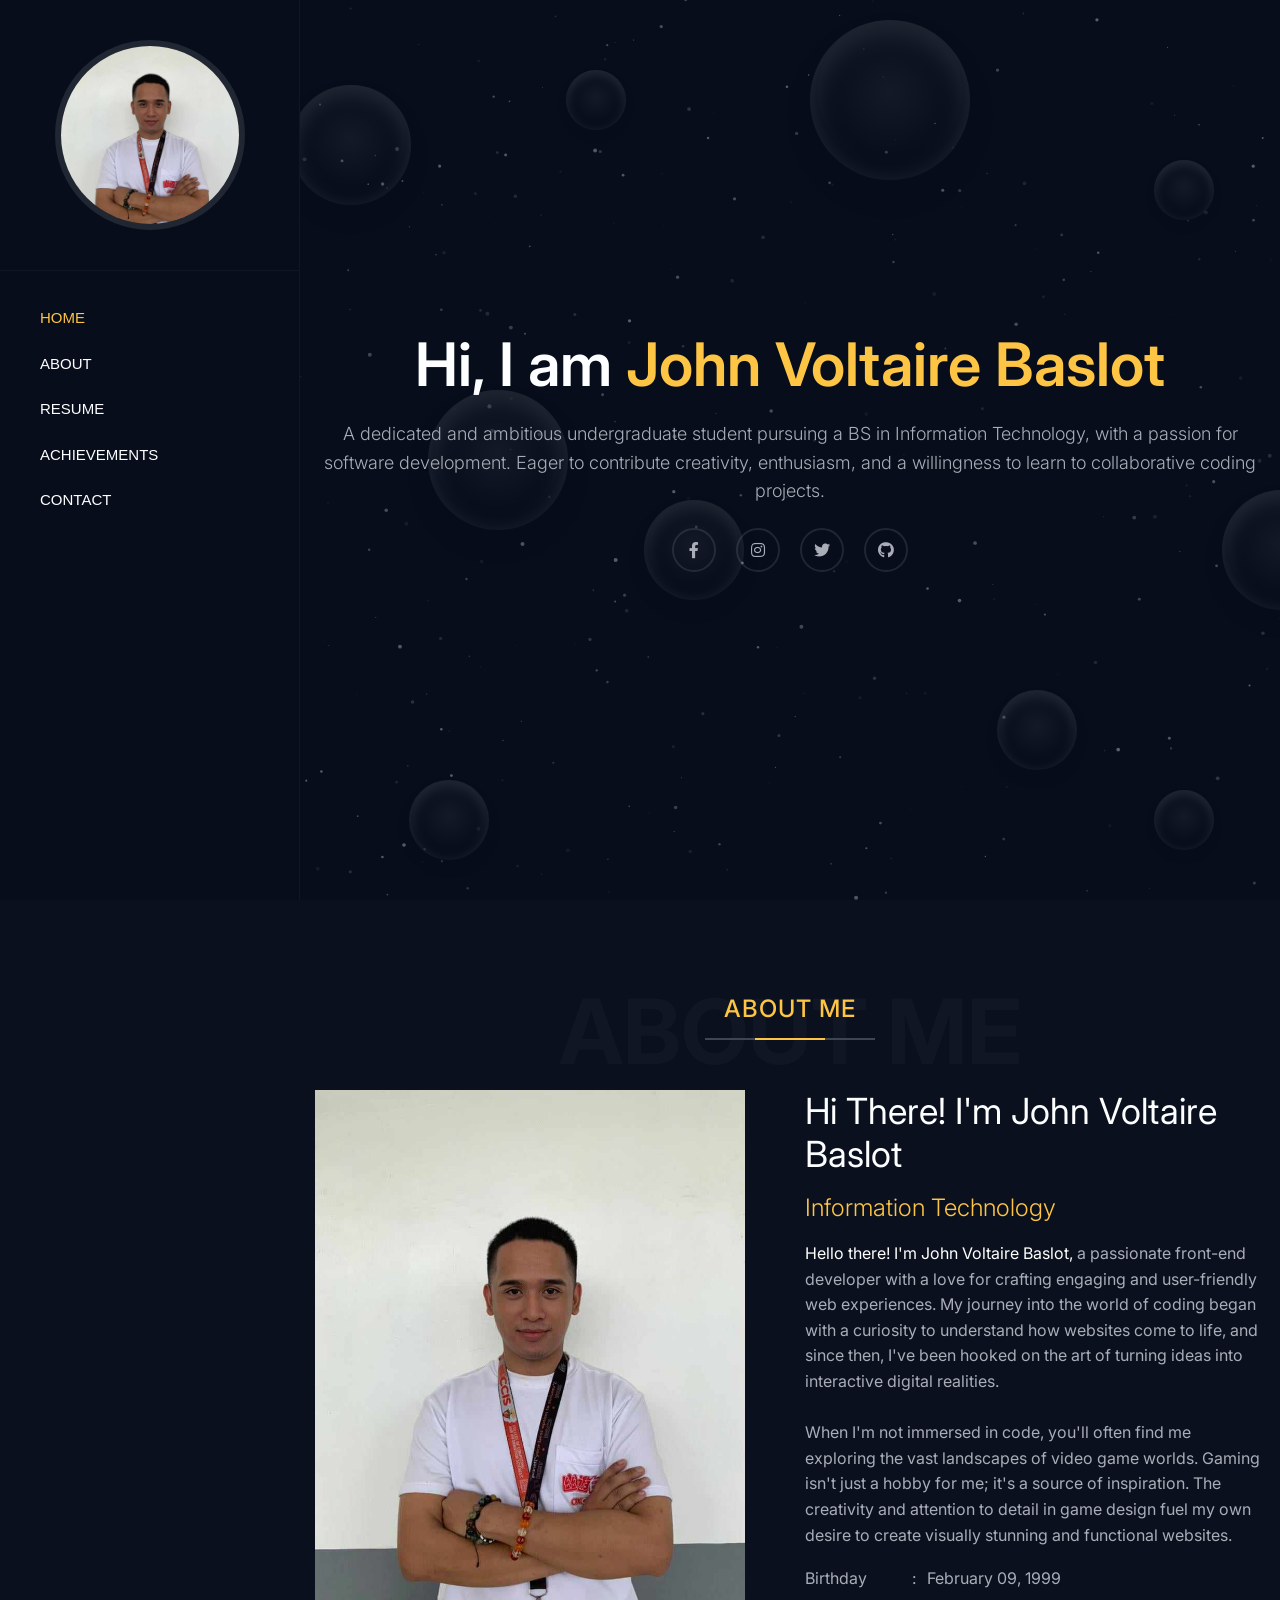
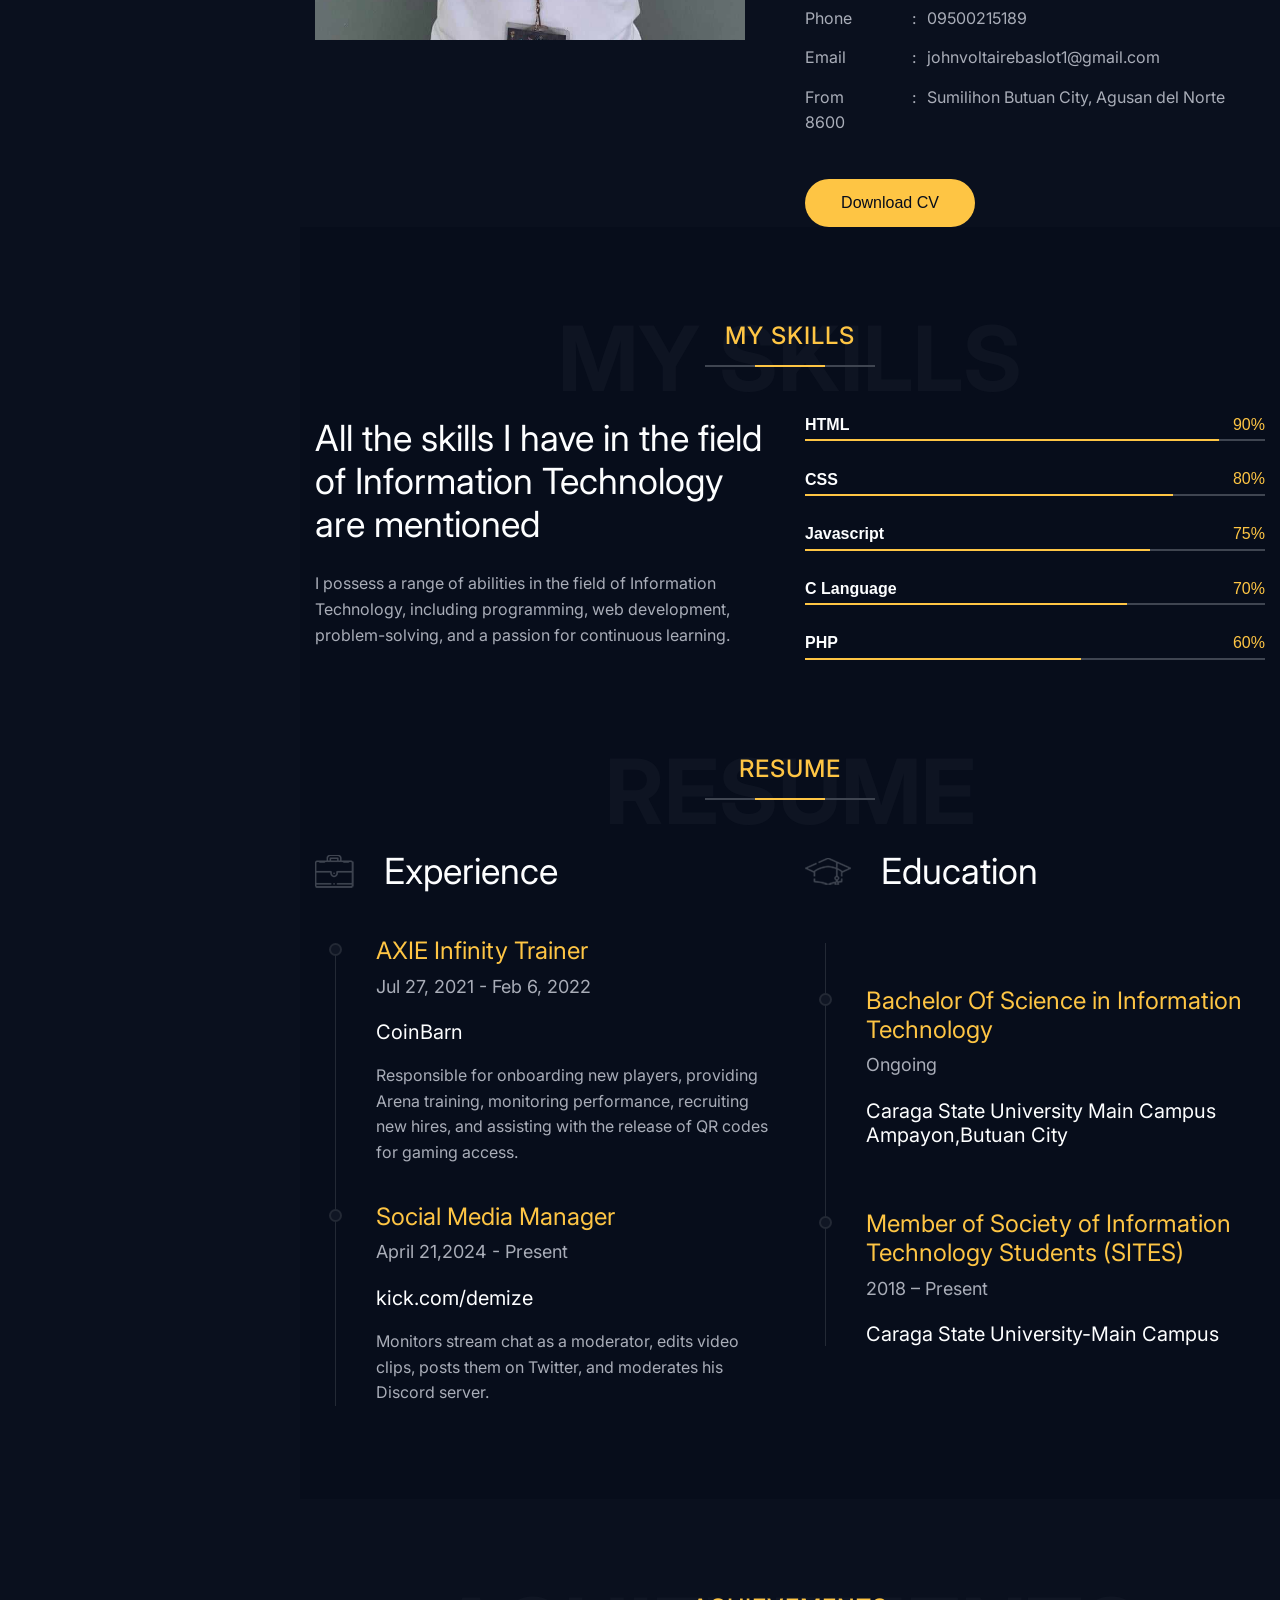
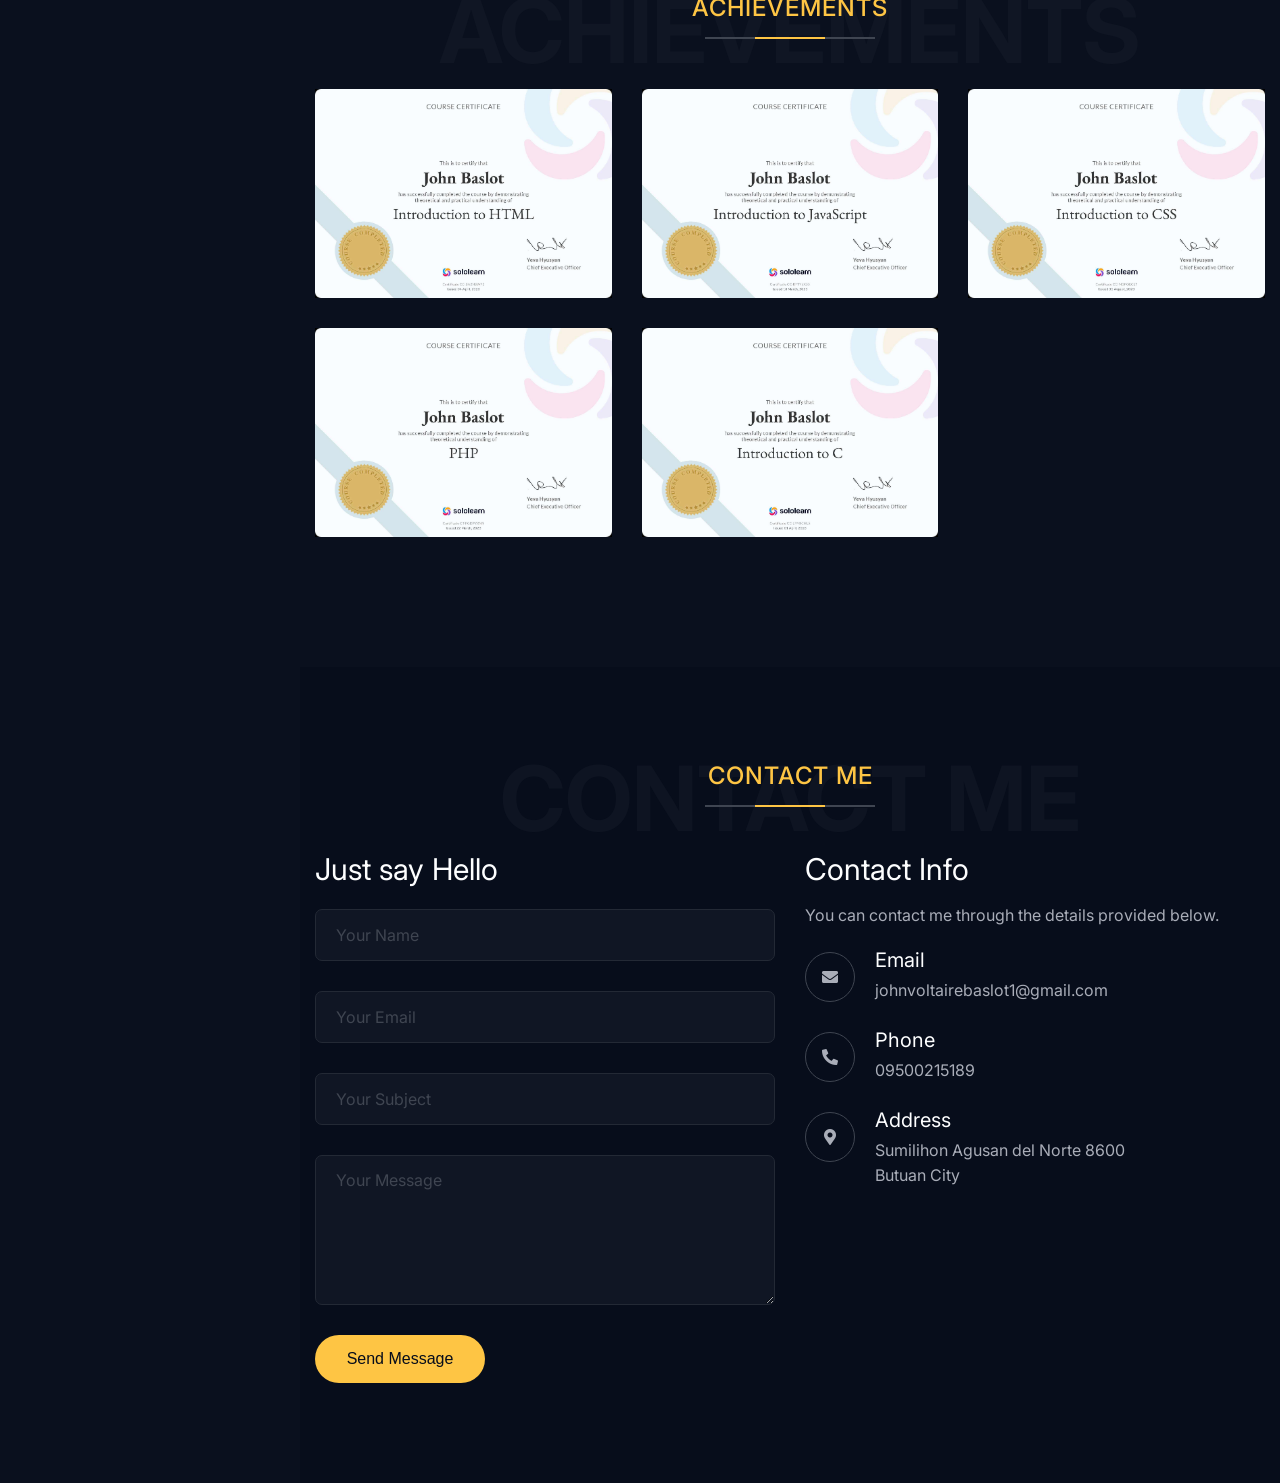
<file: index.html>
<!DOCTYPE html>
<html class="no-js" lang="en">

<head>
  <!-- Meta Tags -->
  <meta charset="utf-8">
  <meta http-equiv="x-ua-compatible" content="ie=edge">
  <meta name="viewport" content="width=device-width, initial-scale=1">
  <meta name="author" content="Laralink">
  <!-- Page Title -->
  <title>John Voltaire Baslot</title>
  <!-- Favicon Icon -->
  <!-- Stylesheets -->
  <link rel="stylesheet" href="assets/css/bootstrap.min.css" />
  <link rel="stylesheet" href="assets/css/fontawesome.css" />
  <link rel="stylesheet" href="assets/css/slick.css" />
  <link rel="stylesheet" href="assets/css/lightgallery.min.css" />
  <link rel="stylesheet" href="assets/css/animate.css" />
  <link rel="stylesheet" href="assets/css/style.css" />
</head>

<body id="home" class="st-get-sidebar">
  <!-- Start Header Section -->
  <header class="st-site-header st-style2 st-sticky-header">
    <div class="st-main-header">
      <div class="container">
        <div class="st-main-header-in">
          <div class="st-main-header-left">
            <div class="st-header-author"><img src="assets/img/baslot.jpg" alt=""></div>
          </div>
          <div class="st-main-header-right">
            <div class="st-nav">
              <ul class="st-nav-list st-onepage-nav">
                <li><a href="#home" class="st-smooth-move">Home</a></li>
                <li><a href="#about" class="st-smooth-move">About</a></li>
                <li><a href="#resume" class="st-smooth-move">Resume</a></li>
                <li><a href="#achievementS" class="st-smooth-move">AchievementS</a></li>
                <li><a href="#contact" class="st-smooth-move">Contact</a></li>
              </ul>

            </div>
          </div>
        </div>
      </div>
    </div>
  </header>
  <!-- End Header Section -->

  <!-- Start Hero Seciton -->
  <section class="st-hero st-style2">
    <div class="container">
      <div class="st-hero-text">
        <h1>Hi, I am <span>John Voltaire Baslot</span></h1>
        <p>A dedicated and ambitious undergraduate student pursuing a BS in Information Technology, with a passion for software development. Eager to contribute creativity, enthusiasm, and a willingness to learn to collaborative coding projects.</p>
        <div class="st-hero-social-links">
          <a href="https://www.facebook.com/khenjohn87" class="st-social-btn">
            <i class="fab fa-facebook-f"></i>
          </a>
           <a href="https://www.instagram.com/aintgvnsht_/" class="st-social-btn">
            <i class="fab fa-instagram"></i>
          </a>
          <a href="https://x.com/Voltaire091999" class="st-social-btn">
            <i class="fab fa-twitter"></i>
          </a>
          <a href="https://github.com/JVBaslot" class="st-social-btn">
            <i class="fab fa-github"></i>
          </a>
        </div>
      </div>
    </div>
    <div id="background-wrap">
      <div class="bubble x1"></div>
      <div class="bubble x2"></div>
      <div class="bubble x3"></div>
      <div class="bubble x4"></div>
      <div class="bubble x5"></div>
      <div class="bubble x6"></div>
      <div class="bubble x7"></div>
      <div class="bubble x8"></div>
      <div class="bubble x9"></div>
      <div class="bubble x10"></div>
    </div>
    <div id="particles-js"></div>
  </section>
  <!-- End Hero Seciton -->

  <!-- Start About Seciton -->
  <section id="about" class="st-about-wrap">
    <div class="st-height-b100 st-height-lg-b80"></div>
    <div class="container">
      <div class="st-section-heading st-style1">
        <h4 class="st-section-heading-title">ABOUT ME</h4>
        <h2 class="st-section-heading-subtitle">ABOUT ME</h2>
      </div>
      <div class="st-height-b25 st-height-lg-b25"></div>
    </div>
    <div class="container">
      <div class="row">
        <div class="col-lg-6 wow fadeInLeft">
          <div class="st-about-img-wrap">
            <div class="st-about-img st-dynamic-bg st-bg" data-src="assets/img/baslot.jpg"></div>
          </div>
          <div class="st-height-b0 st-height-lg-b30"></div>
        </div>
        <div class="col-lg-6">
          <div class="st-vertical-middle">
            <div class="st-vertical-middle-in">
              <div class="st-text-block st-style1">
                <h2 class="st-text-block-title">Hi There! I'm John Voltaire Baslot</h2>
                <h4 class="st-text-block-subtitle">Information Technology</h4>
                <div class="st-text-block-text">
                  <p><voltaire style="color: white;" >Hello there! I'm John Voltaire Baslot,</voltaire> a passionate front-end developer with a love for crafting engaging and user-friendly web experiences. My journey into the world of coding began with a curiosity to understand how websites come to life, and since then, I've been hooked on the art of turning ideas into interactive digital realities.<br><br>
When I'm not immersed in code, you'll often find me exploring the vast landscapes of video game worlds. Gaming isn't just a hobby for me; it's a source of inspiration. The creativity and attention to detail in game design fuel my own desire to create visually stunning and functional websites.</p>
                </div>
                <ul class="st-text-block-details st-mp0">
                  <li><span>Birthday</span> : <span>February 09, 1999</span></li>
                  <li><span>Phone</span> : <span>09500215189</span></li>
                  <li><span>Email</span> : <span>johnvoltairebaslot1@gmail.com</span></li>
                  <li><span>From</span> : <span>Sumilihon Butuan City, Agusan del Norte 8600</span></li>
                </ul>
                <div class="st-text-block-btn">
                 <a href="https://drive.google.com/uc?export=download&id=1cGBgOx_hUeIvAduwWB5CqvG87N5JP_-c" class="st-btn st-style1 st-color1">Download CV</a>

                </div>
              </div>
            </div>
          </div>
        </div>
      </div>
    </div>
  </section>

  <!-- End Service Seciton -->

  <!-- Start Skill Seciton -->
  <section class="st-dark-bg">
    <div class="st-height-b100 st-height-lg-b80"></div>
    <div class="container">
      <div class="st-section-heading st-style1">
        <h4 class="st-section-heading-title">MY SKILLS</h4>
        <h2 class="st-section-heading-subtitle">MY SKILLS</h2>
      </div>
      <div class="st-height-b25 st-height-lg-b25"></div>
    </div>

    <div class="container">
      <div class="row">
        <div class="col-lg-6">
          <div class="st-skill-wrap">
            <div class="st-skill-heading">
              <h2 class="st-skill-title">All the skills I have in the field of Information Technology are mentioned</h2>
              <div class="st-skill-subtitle">I possess a range of abilities in the field of Information Technology, including programming, web development, problem-solving, and a passion for continuous learning.
              </div>
            </div><!-- .st-skill-heading -->
          </div>
        </div>

        <!-- Progressbar -->

        <div class="col-lg-6">
          <div class="st-height-b0 st-height-lg-b30"></div>
          <div class="st-progressbar-wrap">
            <div class="st-single-progressbar">
              <div class="st-progressbar-heading">
                <h3 class="st-progressbar-title">HTML</h3>
                <div class="st-progressbar-percentage wow fadeInLeft" data-wow-duration="1.5s"
                    data-wow-delay="0.5s">90%</div>
              </div>
              <div class="st-progressbar" data-progress="90">
                <div class="st-progressbar-in wow fadeInLeft"></div>
              </div>
            </div><!-- .st-single-progressbar -->
            <div class="st-height-b30 st-height-lg-b20"></div>
            <div class="st-single-progressbar">
              <div class="st-progressbar-heading">
                <h3 class="st-progressbar-title">CSS</h3>
                <div class="st-progressbar-percentage wow fadeInLeft" data-wow-duration="1.5s"
                    data-wow-delay="0.5s">80%</div>
              </div>
              <div class="st-progressbar" data-progress="80">
                <div class="st-progressbar-in wow fadeInLeft"></div>
              </div>
            </div><!-- .st-single-progressbar -->
            <div class="st-height-b30 st-height-lg-b20"></div>
            <div class="st-single-progressbar">
              <div class="st-progressbar-heading">
                <h3 class="st-progressbar-title">Javascript</h3>
                <div class="st-progressbar-percentage wow fadeInLeft" data-wow-duration="1.5s"
                    data-wow-delay="0.5s">75%</div>
              </div>
              <div class="st-progressbar" data-progress="75">
                <div class="st-progressbar-in wow fadeInLeft"></div>
              </div>
            </div><!-- .st-single-progressbar -->


            <div class="st-height-b30 st-height-lg-b20"></div>
            <div class="st-single-progressbar">
              <div class="st-progressbar-heading">
                <h3 class="st-progressbar-title">C Language</h3>
                <div class="st-progressbar-percentage wow fadeInLeft" data-wow-duration="1.5s"
                    data-wow-delay="0.5s">70%</div>
              </div>
              <div class="st-progressbar" data-progress="70">
                <div class="st-progressbar-in wow fadeInLeft"></div>
              </div>
            </div><!-- .st-single-progressbar -->

            <div class="st-height-b30 st-height-lg-b20"></div>
            <div class="st-single-progressbar">
              <div class="st-progressbar-heading">
                <h3 class="st-progressbar-title">PHP</h3>
                <div class="st-progressbar-percentage wow fadeInLeft" data-wow-duration="1.5s"
                    data-wow-delay="0.5s">60%</div>
              </div>
              <div class="st-progressbar" data-progress="60">
                <div class="st-progressbar-in wow fadeInLeft"></div>


          </div>
        </div>
      </div>
    </div>
  </section>
  <!-- End Skill Seciton -->

  <!-- Start Resume Seciton -->
  <section id="resume" class="st-dark-bg">
    <div class="st-height-b100 st-height-lg-b80"></div>
    <div class="container">
      <div class="st-section-heading st-style1">
        <h4 class="st-section-heading-title">RESUME</h4>
        <h2 class="st-section-heading-subtitle">RESUME</h2>
      </div>
      <div class="st-height-b25 st-height-lg-b25"></div>
    </div>
    <div class="container">
      <div class="row">
        <!-- Experience -->
        <div class="col-lg-6">
          <div class="st-resume-wrap">
            <div class="st-resume-heading">
              <img src="assets/img/icon/resume-icon1.png" alt="resume-icon">
              <h2 class="st-resume-heading-title">Experience</h2>
            </div>

            <div class="st-height-b50 st-height-lg-b30"></div>

            <div class="st-resume-timeline-wrap">
              <div class="st-resume-timeline">
                <h3 class="st-resume-timeline-title">AXIE Infinity Trainer</h3>
                <div class="st-resume-timeline-duration">Jul 27, 2021 - Feb 6, 2022</div>
                <h4 class="st-resume-timeline-subtitle">CoinBarn</h4>
                <div class="st-resume-timeline-text">
                  <p>Responsible for onboarding new players, providing Arena training, monitoring performance, recruiting new hires, and assisting with the release of QR codes for gaming access.</p>
                </div>
              </div> <!-- st-resume-timeline -->
              <div class="st-height-b50 st-height-lg-b30"></div>
              <div class="st-resume-timeline">
                <h3 class="st-resume-timeline-title">Social Media Manager</h3>
                <div class="st-resume-timeline-duration">April 21,2024 - Present</div>
                <h4 class="st-resume-timeline-subtitle">kick.com/demize</h4>
                <div class="st-resume-timeline-text">
                  <p>Monitors stream chat as a moderator, edits video clips, posts them on Twitter, and moderates his Discord server.</p>
                </div>
              </div> <!-- st-resume-timeline -->
   
            </div>
          </div>
        </div>

        <!-- Education -->
        <div class="col-lg-6">

          <div class="st-height-b0 st-height-lg-b50"></div>
          <div class="st-resume-wrap">
            <div class="st-resume-heading">
              <img src="assets/img/icon/resume-icon2.png" alt="resume-icon">
              <h2 class="st-resume-heading-title">Education</h2>
            </div>
            <div class="st-height-b50 st-height-lg-b30"></div>

            <div class="st-resume-timeline-wrap">
 
              <div class="st-height-b50 st-height-lg-b30"></div>
              <div class="st-resume-timeline">
                <h3 class="st-resume-timeline-title">Bachelor Of Science in Information Technology</h3>
                <div class="st-resume-timeline-duration">Ongoing</div>
                <h4 class="st-resume-timeline-subtitle">Caraga State University Main Campus Ampayon,Butuan City</h4>

              </div> <!-- st-resume-timeline -->
              <div class="st-height-b50 st-height-lg-b30"></div>
              <div class="st-resume-timeline">
                <h3 class="st-resume-timeline-title">Member of Society of Information Technology
Students (SITES)</h3>
                <div class="st-resume-timeline-duration">2018 – Present</div>
                <h4 class="st-resume-timeline-subtitle">Caraga State University-Main
Campus</h4>
                <div class="st-resume-timeline-text">

                </div>
              </div> <!-- st-resume-timeline -->
            </div>
          </div>
        </div>
      </div>
    </div>
    <div class="st-height-b100 st-height-lg-b80"></div>
  </section>
  <!-- End Resume Seciton -->

  <!-- Start Portfolio Seciton -->
  <section id="achievementS">
    <div class="st-height-b100 st-height-lg-b80"></div>
    <div class="container">
      <div class="st-section-heading st-style1">
        <h4 class="st-section-heading-title">Achievements</h4>
        <h2 class="st-section-heading-subtitle">Achievements</h2>
      </div>
      <div class="st-height-b25 st-height-lg-b25"></div>
    </div>
    <div class="container">
      <div class="row">
        <div class="col-lg-4 col-md-6">
          <div class="st-portfolio-single st-style1 st-lightgallery">
            <div class="st-portfolio-item">
              <a href="assets/img/cert1.jpg" class="st-portfolio st-zoom st-lightbox-item">
                <div class="st-portfolio-img st-zoom-in">
                  <img src="assets/img/cert1.jpg">
                </div>
                <div class="st-portfolio-item-hover">
                  <i class="fas fa-plus-circle"></i>
                  <h5>Introduction to HTML</h5>
                  <p>Sololearn</p>
                </div>
              </a>
            </div>
          </div>
        </div>
        <div class="col-lg-4 col-md-6">
          <div class="st-portfolio-single st-style1 st-lightgallery">
            <div class="st-portfolio-item">
              <a href="assets/img/cert2.jpg" class="st-portfolio st-zoom st-lightbox-item">
                <div class="st-portfolio-img st-zoom-in">
                  <img src="assets/img/cert2.jpg" alt="portfolio">
                </div>
                <div class="st-portfolio-item-hover">
                  <i class="fas fa-plus-circle"></i>
                  <h5>Introduction to Javascript</h5>
                  <p>Sololearn</p>
                </div>
              </a>
            </div>
          </div>
        </div>
        <div class="col-lg-4 col-md-6">
          <div class="st-portfolio-single st-style1 st-lightgallery">
            <div class="st-portfolio-item">
              <a href="assets/img/cert3.jpg" class="st-portfolio st-zoom st-lightbox-item">
                <div class="st-portfolio-img st-zoom-in">
                  <img src="assets/img/cert3.jpg" alt="portfolio">
                </div>
                <div class="st-portfolio-item-hover">
                  <i class="fas fa-plus-circle"></i>
                  <h5>Introduction to CSS</h5>
                  <p>Sololearn</p>
                </div>
              </a>
            </div>
          </div>
        </div>
        <div class="col-lg-4 col-md-6">
          <div class="st-portfolio-single st-style1 st-lightgallery">
            <div class="st-portfolio-item">
              <a href="assets/img/cert4.jpg" class="st-portfolio st-zoom st-lightbox-item">
                <div class="st-portfolio-img st-zoom-in">
                  <img src="assets/img/cert4.jpg" alt="portfolio">
                </div>
                <div class="st-portfolio-item-hover">
                  <i class="fas fa-plus-circle"></i>
                  <h5>PHP</h5>
                  <p>Sololearn</p>
                </div>
              </a>
            </div>
          </div>
        </div>
        <div class="col-lg-4 col-md-6">
          <div class="st-portfolio-single st-style1 st-lightgallery">
            <div class="st-portfolio-item">
              <a href="assets/img/cert5.jpg" class="st-portfolio st-zoom st-lightbox-item">
                <div class="st-portfolio-img st-zoom-in">
                  <img src="assets/img/cert5.jpg" alt="portfolio">
                </div>
                <div class="st-portfolio-item-hover">
                  <i class="fas fa-plus-circle"></i>
                  <h5>Introduction to C</h5>
                  <p>Sololearn</p>
                </div>
              </a>
            </div>
          </div>
        </div>
   
      </div>
    </div>
    <div class="st-height-b100 st-height-lg-b80"></div>
  </section>
  <!-- End Portfolio Seciton -->

  <!-- End Review Seciton -->

  <!-- End Blog Seciton -->

  <!-- Start Contact Seciton -->
  <section id="contact" class="st-dark-bg">
    <div class="st-height-b100 st-height-lg-b80"></div>
    <div class="container">
      <div class="st-section-heading st-style1">
        <h4 class="st-section-heading-title">CONTACT ME</h4>
        <h2 class="st-section-heading-subtitle">CONTACT ME</h2>
      </div>
      <div class="st-height-b25 st-height-lg-b25"></div>
    </div>

    <!-- Contact Container -->

    <div class="container">
      <div class="row">
        <div class="col-lg-6">
          <h3 class="st-contact-title">Just say Hello</h3>
          <div id="st-alert"></div>
          <form action="mail.php" method="POST" class="st-contact-form" id="contact-form">
            <div class="st-form-field">
              <input type="text" id="name" name="name" placeholder="Your Name" required>
            </div>
            <div class="st-form-field">
              <input type="text" id="email" name="email" placeholder="Your Email" required>
            </div>
            <div class="st-form-field">
              <input type="text" id="subject" name="subject" placeholder="Your Subject" required>
            </div>
            <div class="st-form-field">
              <textarea cols="30" rows="10" id="msg" name="msg" placeholder="Your Message" required></textarea>
            </div>
            <button class="st-btn st-style1 st-color1" type="submit" id="submit" name="submit">Send message</button>
          </form>
        </div>
        <div class="st-height-b0 st-height-lg-b30"></div>

        <div class="col-lg-6">
          <div class="st-height-b0 st-height-lg-b40"></div>
          <h3 class="st-contact-title">Contact Info</h3>
          <div class="st-contact-text">
            You can contact me through the details provided below.
          </div>
          <div class="st-contact-info-wrap">
            <div class="st-single-contact-info">
              <i class="fas fa-envelope"></i>
              <div class="st-single-info-details">
                <h4>Email</h4>
                <a href="mailto:johnvoltairebaslot1@gmail.com">johnvoltairebaslot1@gmail.com</a>

              </div>
            </div>
            <div class="st-single-contact-info">
              <i class="fas fa-phone-alt"></i>
              <div class="st-single-info-details">
                <h4>Phone</h4>
                <span>09500215189</span>
      
              </div>
            </div>
            <div class="st-single-contact-info">
              <i class="fas fa-map-marker-alt"></i>
              <div class="st-single-info-details">
                <h4>Address</h4>
                <span>Sumilihon Agusan del Norte 8600 <br>Butuan City</span>
              </div>
            </div>
    
          </div>
        </div>
      </div>
    </div>
    <div class="st-height-b100 st-height-lg-b80"></div>
  </section>
  <!-- End Contact Seciton -->


  <!-- End Footer Seciton -->

  <!-- Scripts -->
  <script src="assets/js/jquery-1.12.4.min.js"></script>
  <script src="assets/js/jquery.slick.min.js"></script>
  <script src="assets/js/lightgallery.min.js"></script>
  <script src="assets/js/wow.min.js"></script>
  <script src="assets/js/particles.min.js"></script>
  <script src="assets/js/main.js"></script>
</body>
</html>
</file>
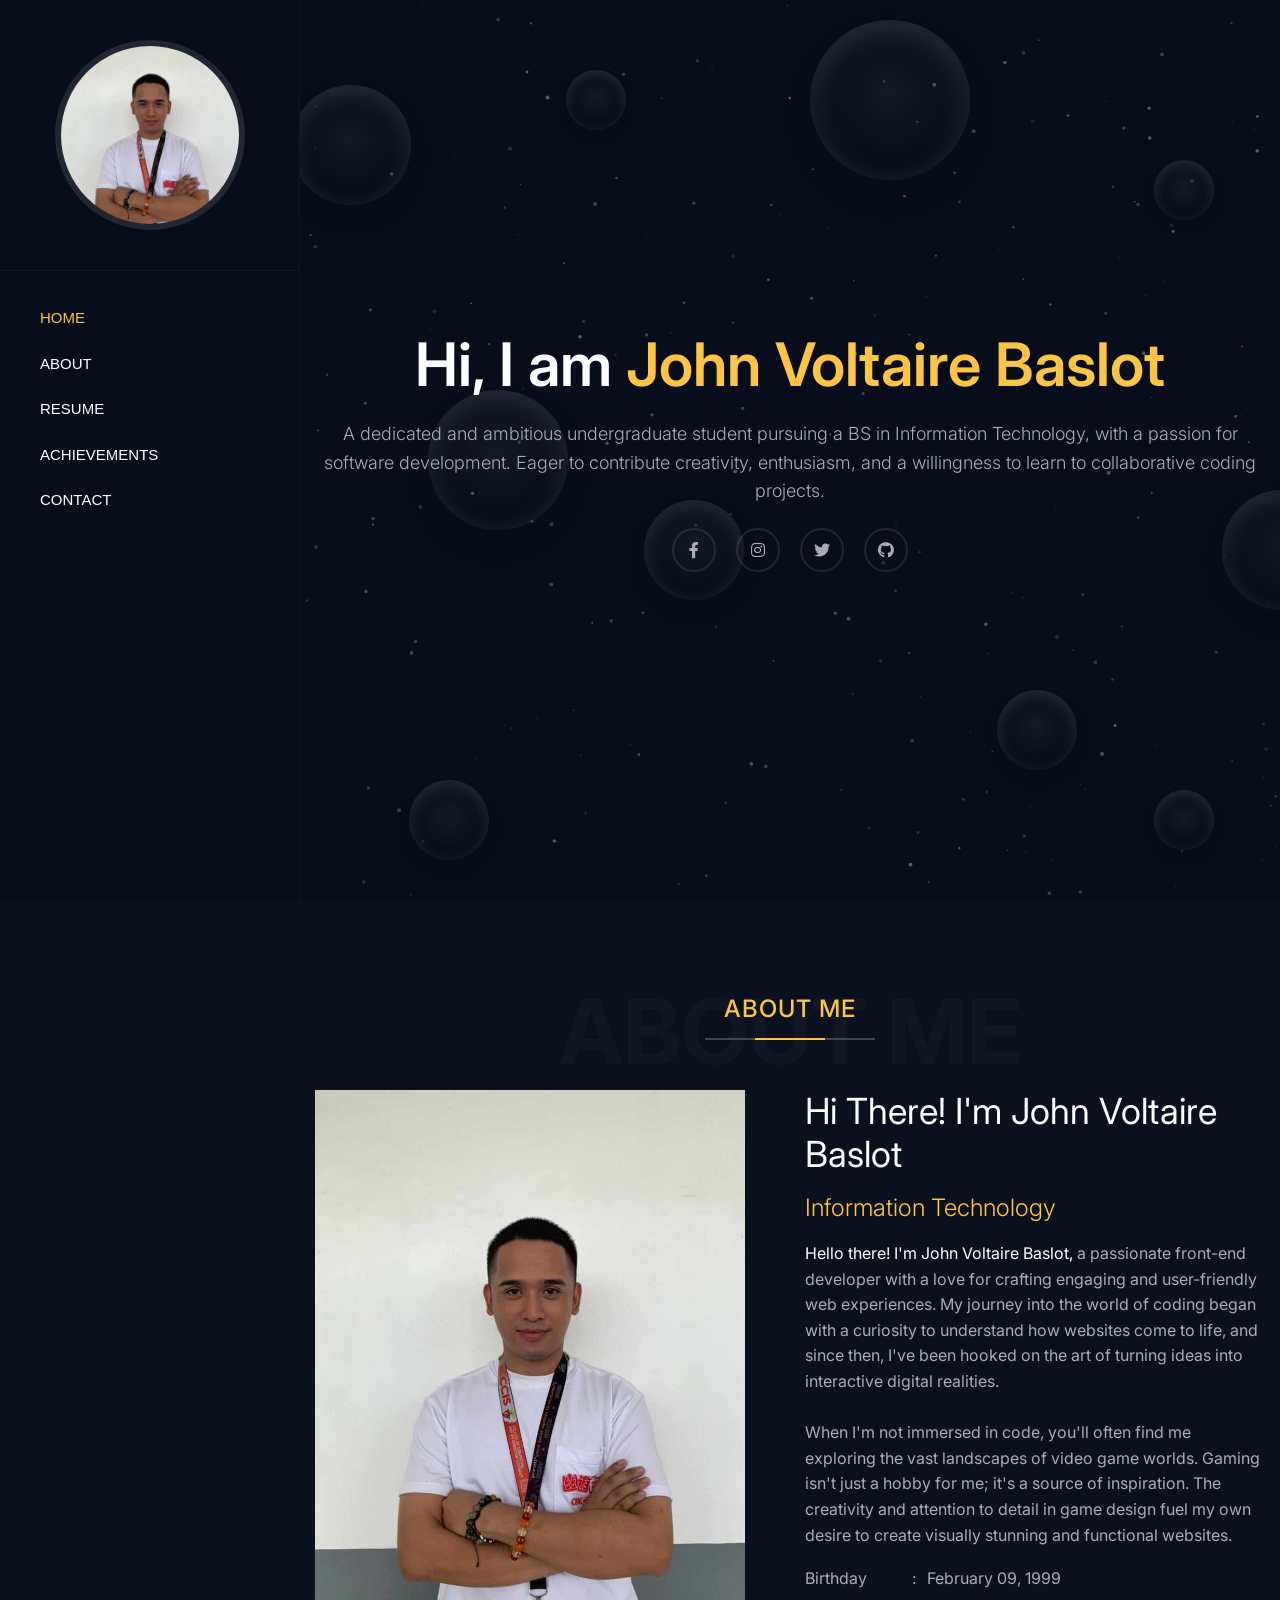
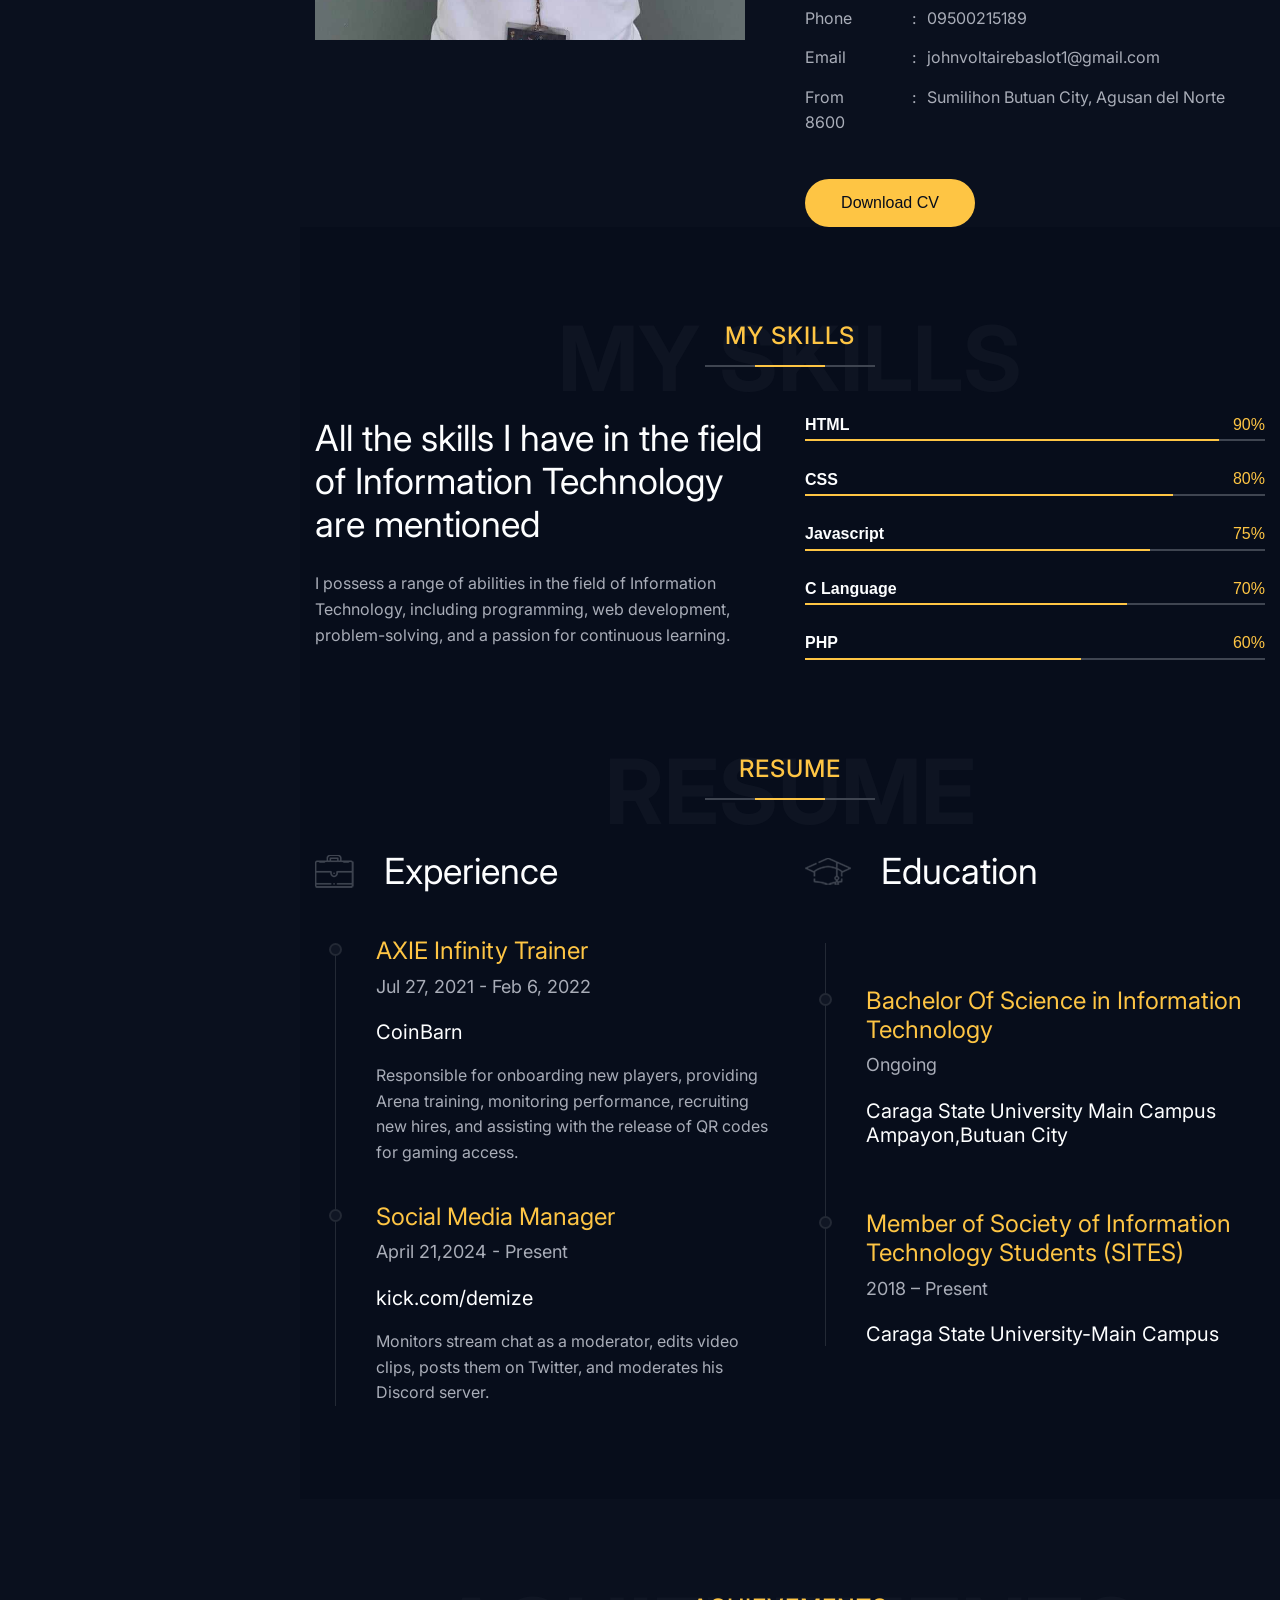
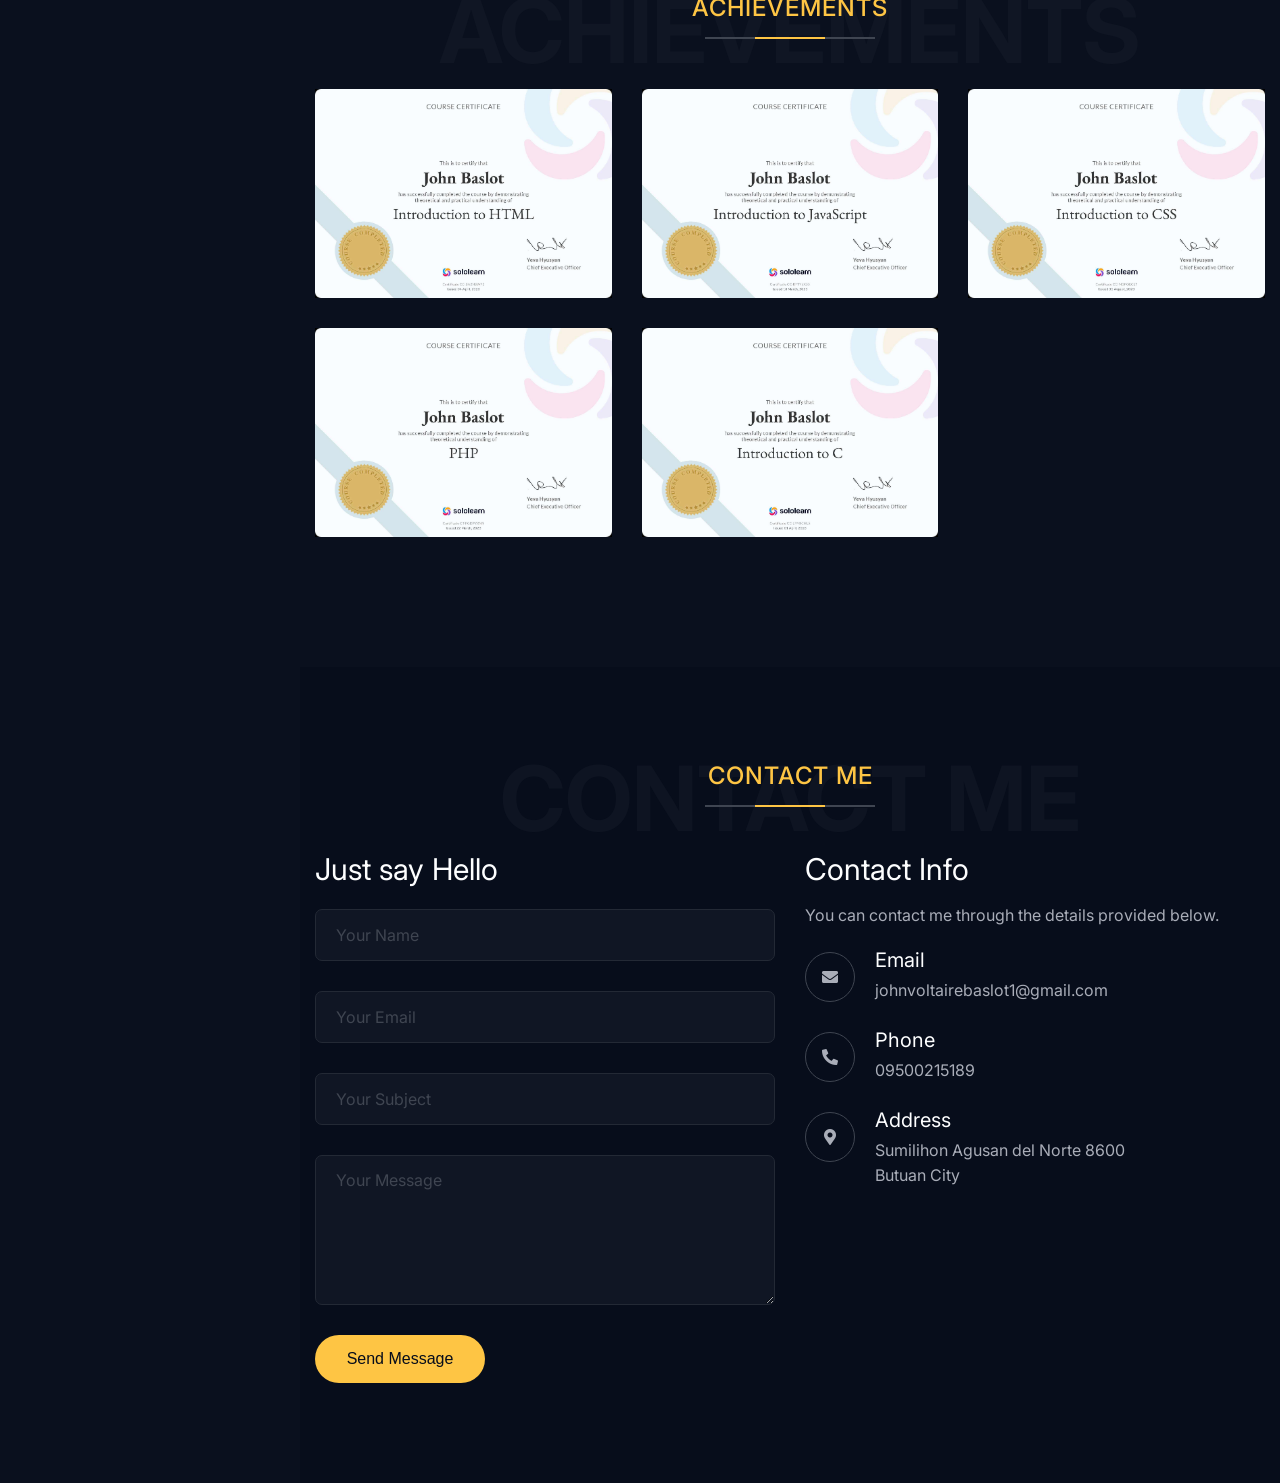
<file: Baslot/index.html>
<!DOCTYPE html>
<html class="no-js" lang="en">

<head>
  <!-- Meta Tags -->
  <meta charset="utf-8">
  <meta http-equiv="x-ua-compatible" content="ie=edge">
  <meta name="viewport" content="width=device-width, initial-scale=1">
  <meta name="author" content="Laralink">
  <!-- Page Title -->
  <title>Personal Portfolio</title>
  <!-- Favicon Icon -->
  <!-- Stylesheets -->
  <link rel="stylesheet" href="assets/css/bootstrap.min.css" />
  <link rel="stylesheet" href="assets/css/fontawesome.css" />
  <link rel="stylesheet" href="assets/css/slick.css" />
  <link rel="stylesheet" href="assets/css/lightgallery.min.css" />
  <link rel="stylesheet" href="assets/css/animate.css" />
  <link rel="stylesheet" href="assets/css/style.css" />
</head>

<body id="home" class="st-get-sidebar">
  <!-- Start Header Section -->
  <header class="st-site-header st-style2 st-sticky-header">
    <div class="st-main-header">
      <div class="container">
        <div class="st-main-header-in">
          <div class="st-main-header-left">
            <div class="st-header-author"><img src="assets/img/baslot.jpg" alt=""></div>
          </div>
          <div class="st-main-header-right">
            <div class="st-nav">
              <ul class="st-nav-list st-onepage-nav">
                <li><a href="#home" class="st-smooth-move">Home</a></li>
                <li><a href="#about" class="st-smooth-move">About</a></li>
                <li><a href="#resume" class="st-smooth-move">Resume</a></li>
                <li><a href="#achievementS" class="st-smooth-move">AchievementS</a></li>
                <li><a href="#contact" class="st-smooth-move">Contact</a></li>
              </ul>

            </div>
          </div>
        </div>
      </div>
    </div>
  </header>
  <!-- End Header Section -->

  <!-- Start Hero Seciton -->
  <section class="st-hero st-style2">
    <div class="container">
      <div class="st-hero-text">
        <h1>Hi, I am <span>John Voltaire Baslot</span></h1>
        <p>A dedicated and ambitious undergraduate student pursuing a BS in Information Technology, with a passion for software development. Eager to contribute creativity, enthusiasm, and a willingness to learn to collaborative coding projects.</p>
        <div class="st-hero-social-links">
          <a href="https://www.facebook.com/khenjohn87" class="st-social-btn">
            <i class="fab fa-facebook-f"></i>
          </a>
           <a href="https://www.instagram.com/aintgvnsht_/" class="st-social-btn">
            <i class="fab fa-instagram"></i>
          </a>
          <a href="https://x.com/Voltaire091999" class="st-social-btn">
            <i class="fab fa-twitter"></i>
          </a>
          <a href="https://github.com/Baslot" class="st-social-btn">
            <i class="fab fa-github"></i>
          </a>
        </div>
      </div>
    </div>
    <div id="background-wrap">
      <div class="bubble x1"></div>
      <div class="bubble x2"></div>
      <div class="bubble x3"></div>
      <div class="bubble x4"></div>
      <div class="bubble x5"></div>
      <div class="bubble x6"></div>
      <div class="bubble x7"></div>
      <div class="bubble x8"></div>
      <div class="bubble x9"></div>
      <div class="bubble x10"></div>
    </div>
    <div id="particles-js"></div>
  </section>
  <!-- End Hero Seciton -->

  <!-- Start About Seciton -->
  <section id="about" class="st-about-wrap">
    <div class="st-height-b100 st-height-lg-b80"></div>
    <div class="container">
      <div class="st-section-heading st-style1">
        <h4 class="st-section-heading-title">ABOUT ME</h4>
        <h2 class="st-section-heading-subtitle">ABOUT ME</h2>
      </div>
      <div class="st-height-b25 st-height-lg-b25"></div>
    </div>
    <div class="container">
      <div class="row">
        <div class="col-lg-6 wow fadeInLeft">
          <div class="st-about-img-wrap">
            <div class="st-about-img st-dynamic-bg st-bg" data-src="assets/img/baslot.jpg"></div>
          </div>
          <div class="st-height-b0 st-height-lg-b30"></div>
        </div>
        <div class="col-lg-6">
          <div class="st-vertical-middle">
            <div class="st-vertical-middle-in">
              <div class="st-text-block st-style1">
                <h2 class="st-text-block-title">Hi There! I'm John Voltaire Baslot</h2>
                <h4 class="st-text-block-subtitle">Information Technology</h4>
                <div class="st-text-block-text">
                  <p><voltaire style="color: white;" >Hello there! I'm John Voltaire Baslot,</voltaire> a passionate front-end developer with a love for crafting engaging and user-friendly web experiences. My journey into the world of coding began with a curiosity to understand how websites come to life, and since then, I've been hooked on the art of turning ideas into interactive digital realities.<br><br>
When I'm not immersed in code, you'll often find me exploring the vast landscapes of video game worlds. Gaming isn't just a hobby for me; it's a source of inspiration. The creativity and attention to detail in game design fuel my own desire to create visually stunning and functional websites.</p>
                </div>
                <ul class="st-text-block-details st-mp0">
                  <li><span>Birthday</span> : <span>February 09, 1999</span></li>
                  <li><span>Phone</span> : <span>09500215189</span></li>
                  <li><span>Email</span> : <span>johnvoltairebaslot1@gmail.com</span></li>
                  <li><span>From</span> : <span>Sumilihon Butuan City, Agusan del Norte 8600</span></li>
                </ul>
                <div class="st-text-block-btn">
                 <a href="https://drive.google.com/uc?export=download&id=1cGBgOx_hUeIvAduwWB5CqvG87N5JP_-c" class="st-btn st-style1 st-color1">Download CV</a>

                </div>
              </div>
            </div>
          </div>
        </div>
      </div>
    </div>
  </section>

  <!-- End Service Seciton -->

  <!-- Start Skill Seciton -->
  <section class="st-dark-bg">
    <div class="st-height-b100 st-height-lg-b80"></div>
    <div class="container">
      <div class="st-section-heading st-style1">
        <h4 class="st-section-heading-title">MY SKILLS</h4>
        <h2 class="st-section-heading-subtitle">MY SKILLS</h2>
      </div>
      <div class="st-height-b25 st-height-lg-b25"></div>
    </div>

    <div class="container">
      <div class="row">
        <div class="col-lg-6">
          <div class="st-skill-wrap">
            <div class="st-skill-heading">
              <h2 class="st-skill-title">All the skills I have in the field of Information Technology are mentioned</h2>
              <div class="st-skill-subtitle">I possess a range of abilities in the field of Information Technology, including programming, web development, problem-solving, and a passion for continuous learning.
              </div>
            </div><!-- .st-skill-heading -->
          </div>
        </div>

        <!-- Progressbar -->

        <div class="col-lg-6">
          <div class="st-height-b0 st-height-lg-b30"></div>
          <div class="st-progressbar-wrap">
            <div class="st-single-progressbar">
              <div class="st-progressbar-heading">
                <h3 class="st-progressbar-title">HTML</h3>
                <div class="st-progressbar-percentage wow fadeInLeft" data-wow-duration="1.5s"
                    data-wow-delay="0.5s">90%</div>
              </div>
              <div class="st-progressbar" data-progress="90">
                <div class="st-progressbar-in wow fadeInLeft"></div>
              </div>
            </div><!-- .st-single-progressbar -->
            <div class="st-height-b30 st-height-lg-b20"></div>
            <div class="st-single-progressbar">
              <div class="st-progressbar-heading">
                <h3 class="st-progressbar-title">CSS</h3>
                <div class="st-progressbar-percentage wow fadeInLeft" data-wow-duration="1.5s"
                    data-wow-delay="0.5s">80%</div>
              </div>
              <div class="st-progressbar" data-progress="80">
                <div class="st-progressbar-in wow fadeInLeft"></div>
              </div>
            </div><!-- .st-single-progressbar -->
            <div class="st-height-b30 st-height-lg-b20"></div>
            <div class="st-single-progressbar">
              <div class="st-progressbar-heading">
                <h3 class="st-progressbar-title">Javascript</h3>
                <div class="st-progressbar-percentage wow fadeInLeft" data-wow-duration="1.5s"
                    data-wow-delay="0.5s">75%</div>
              </div>
              <div class="st-progressbar" data-progress="75">
                <div class="st-progressbar-in wow fadeInLeft"></div>
              </div>
            </div><!-- .st-single-progressbar -->


            <div class="st-height-b30 st-height-lg-b20"></div>
            <div class="st-single-progressbar">
              <div class="st-progressbar-heading">
                <h3 class="st-progressbar-title">C Language</h3>
                <div class="st-progressbar-percentage wow fadeInLeft" data-wow-duration="1.5s"
                    data-wow-delay="0.5s">70%</div>
              </div>
              <div class="st-progressbar" data-progress="70">
                <div class="st-progressbar-in wow fadeInLeft"></div>
              </div>
            </div><!-- .st-single-progressbar -->

            <div class="st-height-b30 st-height-lg-b20"></div>
            <div class="st-single-progressbar">
              <div class="st-progressbar-heading">
                <h3 class="st-progressbar-title">PHP</h3>
                <div class="st-progressbar-percentage wow fadeInLeft" data-wow-duration="1.5s"
                    data-wow-delay="0.5s">60%</div>
              </div>
              <div class="st-progressbar" data-progress="60">
                <div class="st-progressbar-in wow fadeInLeft"></div>


          </div>
        </div>
      </div>
    </div>
  </section>
  <!-- End Skill Seciton -->

  <!-- Start Resume Seciton -->
  <section id="resume" class="st-dark-bg">
    <div class="st-height-b100 st-height-lg-b80"></div>
    <div class="container">
      <div class="st-section-heading st-style1">
        <h4 class="st-section-heading-title">RESUME</h4>
        <h2 class="st-section-heading-subtitle">RESUME</h2>
      </div>
      <div class="st-height-b25 st-height-lg-b25"></div>
    </div>
    <div class="container">
      <div class="row">
        <!-- Experience -->
        <div class="col-lg-6">
          <div class="st-resume-wrap">
            <div class="st-resume-heading">
              <img src="assets/img/icon/resume-icon1.png" alt="resume-icon">
              <h2 class="st-resume-heading-title">Experience</h2>
            </div>

            <div class="st-height-b50 st-height-lg-b30"></div>

            <div class="st-resume-timeline-wrap">
              <div class="st-resume-timeline">
                <h3 class="st-resume-timeline-title">AXIE Infinity Trainer</h3>
                <div class="st-resume-timeline-duration">Jul 27, 2021 - Feb 6, 2022</div>
                <h4 class="st-resume-timeline-subtitle">CoinBarn</h4>
                <div class="st-resume-timeline-text">
                  <p>Responsible for onboarding new players, providing Arena training, monitoring performance, recruiting new hires, and assisting with the release of QR codes for gaming access.</p>
                </div>
              </div> <!-- st-resume-timeline -->
              <div class="st-height-b50 st-height-lg-b30"></div>
              <div class="st-resume-timeline">
                <h3 class="st-resume-timeline-title">Social Media Manager</h3>
                <div class="st-resume-timeline-duration">April 21,2024 - Present</div>
                <h4 class="st-resume-timeline-subtitle">kick.com/demize</h4>
                <div class="st-resume-timeline-text">
                  <p>Monitors stream chat as a moderator, edits video clips, posts them on Twitter, and moderates his Discord server.</p>
                </div>
              </div> <!-- st-resume-timeline -->
   
            </div>
          </div>
        </div>

        <!-- Education -->
        <div class="col-lg-6">

          <div class="st-height-b0 st-height-lg-b50"></div>
          <div class="st-resume-wrap">
            <div class="st-resume-heading">
              <img src="assets/img/icon/resume-icon2.png" alt="resume-icon">
              <h2 class="st-resume-heading-title">Education</h2>
            </div>
            <div class="st-height-b50 st-height-lg-b30"></div>

            <div class="st-resume-timeline-wrap">
 
              <div class="st-height-b50 st-height-lg-b30"></div>
              <div class="st-resume-timeline">
                <h3 class="st-resume-timeline-title">Bachelor Of Science in Information Technology</h3>
                <div class="st-resume-timeline-duration">Ongoing</div>
                <h4 class="st-resume-timeline-subtitle">Caraga State University Main Campus Ampayon,Butuan City</h4>

              </div> <!-- st-resume-timeline -->
              <div class="st-height-b50 st-height-lg-b30"></div>
              <div class="st-resume-timeline">
                <h3 class="st-resume-timeline-title">Member of Society of Information Technology
Students (SITES)</h3>
                <div class="st-resume-timeline-duration">2018 – Present</div>
                <h4 class="st-resume-timeline-subtitle">Caraga State University-Main
Campus</h4>
                <div class="st-resume-timeline-text">

                </div>
              </div> <!-- st-resume-timeline -->
            </div>
          </div>
        </div>
      </div>
    </div>
    <div class="st-height-b100 st-height-lg-b80"></div>
  </section>
  <!-- End Resume Seciton -->

  <!-- Start Portfolio Seciton -->
  <section id="achievementS">
    <div class="st-height-b100 st-height-lg-b80"></div>
    <div class="container">
      <div class="st-section-heading st-style1">
        <h4 class="st-section-heading-title">AchievementS</h4>
        <h2 class="st-section-heading-subtitle">Achievements</h2>
      </div>
      <div class="st-height-b25 st-height-lg-b25"></div>
    </div>
    <div class="container">
      <div class="row">
        <div class="col-lg-4 col-md-6">
          <div class="st-portfolio-single st-style1 st-lightgallery">
            <div class="st-portfolio-item">
              <a href="assets/img/cert1.jpg" class="st-portfolio st-zoom st-lightbox-item">
                <div class="st-portfolio-img st-zoom-in">
                  <img src="assets/img/cert1.jpg">
                </div>
                <div class="st-portfolio-item-hover">
                  <i class="fas fa-plus-circle"></i>
                  <h5>Introduction to HTML</h5>
                  <p>Sololearn</p>
                </div>
              </a>
            </div>
          </div>
        </div>
        <div class="col-lg-4 col-md-6">
          <div class="st-portfolio-single st-style1 st-lightgallery">
            <div class="st-portfolio-item">
              <a href="assets/img/cert2.jpg" class="st-portfolio st-zoom st-lightbox-item">
                <div class="st-portfolio-img st-zoom-in">
                  <img src="assets/img/cert2.jpg" alt="portfolio">
                </div>
                <div class="st-portfolio-item-hover">
                  <i class="fas fa-plus-circle"></i>
                  <h5>Introduction to Javascript</h5>
                  <p>Sololearn</p>
                </div>
              </a>
            </div>
          </div>
        </div>
        <div class="col-lg-4 col-md-6">
          <div class="st-portfolio-single st-style1 st-lightgallery">
            <div class="st-portfolio-item">
              <a href="assets/img/cert3.jpg" class="st-portfolio st-zoom st-lightbox-item">
                <div class="st-portfolio-img st-zoom-in">
                  <img src="assets/img/cert3.jpg" alt="portfolio">
                </div>
                <div class="st-portfolio-item-hover">
                  <i class="fas fa-plus-circle"></i>
                  <h5>Introduction to CSS</h5>
                  <p>Sololearn</p>
                </div>
              </a>
            </div>
          </div>
        </div>
        <div class="col-lg-4 col-md-6">
          <div class="st-portfolio-single st-style1 st-lightgallery">
            <div class="st-portfolio-item">
              <a href="assets/img/cert4.jpg" class="st-portfolio st-zoom st-lightbox-item">
                <div class="st-portfolio-img st-zoom-in">
                  <img src="assets/img/cert4.jpg" alt="portfolio">
                </div>
                <div class="st-portfolio-item-hover">
                  <i class="fas fa-plus-circle"></i>
                  <h5>PHP</h5>
                  <p>Sololearn</p>
                </div>
              </a>
            </div>
          </div>
        </div>
        <div class="col-lg-4 col-md-6">
          <div class="st-portfolio-single st-style1 st-lightgallery">
            <div class="st-portfolio-item">
              <a href="assets/img/cert5.jpg" class="st-portfolio st-zoom st-lightbox-item">
                <div class="st-portfolio-img st-zoom-in">
                  <img src="assets/img/cert5.jpg" alt="portfolio">
                </div>
                <div class="st-portfolio-item-hover">
                  <i class="fas fa-plus-circle"></i>
                  <h5>Introduction to C</h5>
                  <p>Sololearn</p>
                </div>
              </a>
            </div>
          </div>
        </div>
   
      </div>
    </div>
    <div class="st-height-b100 st-height-lg-b80"></div>
  </section>
  <!-- End Portfolio Seciton -->

  <!-- End Review Seciton -->

  <!-- End Blog Seciton -->

  <!-- Start Contact Seciton -->
  <section id="contact" class="st-dark-bg">
    <div class="st-height-b100 st-height-lg-b80"></div>
    <div class="container">
      <div class="st-section-heading st-style1">
        <h4 class="st-section-heading-title">CONTACT ME</h4>
        <h2 class="st-section-heading-subtitle">CONTACT ME</h2>
      </div>
      <div class="st-height-b25 st-height-lg-b25"></div>
    </div>

    <!-- Contact Container -->

    <div class="container">
      <div class="row">
        <div class="col-lg-6">
          <h3 class="st-contact-title">Just say Hello</h3>
          <div id="st-alert"></div>
          <form action="mail.php" method="POST" class="st-contact-form" id="contact-form">
            <div class="st-form-field">
              <input type="text" id="name" name="name" placeholder="Your Name" required>
            </div>
            <div class="st-form-field">
              <input type="text" id="email" name="email" placeholder="Your Email" required>
            </div>
            <div class="st-form-field">
              <input type="text" id="subject" name="subject" placeholder="Your Subject" required>
            </div>
            <div class="st-form-field">
              <textarea cols="30" rows="10" id="msg" name="msg" placeholder="Your Message" required></textarea>
            </div>
            <button class="st-btn st-style1 st-color1" type="submit" id="submit" name="submit">Send message</button>
          </form>
        </div>
        <div class="st-height-b0 st-height-lg-b30"></div>

        <div class="col-lg-6">
          <div class="st-height-b0 st-height-lg-b40"></div>
          <h3 class="st-contact-title">Contact Info</h3>
          <div class="st-contact-text">
            You can contact me through the details provided below.
          </div>
          <div class="st-contact-info-wrap">
            <div class="st-single-contact-info">
              <i class="fas fa-envelope"></i>
              <div class="st-single-info-details">
                <h4>Email</h4>
                <a href="mailto:johnvoltairebaslot1@gmail.com">johnvoltairebaslot1@gmail.com</a>

              </div>
            </div>
            <div class="st-single-contact-info">
              <i class="fas fa-phone-alt"></i>
              <div class="st-single-info-details">
                <h4>Phone</h4>
                <span>09500215189</span>
      
              </div>
            </div>
            <div class="st-single-contact-info">
              <i class="fas fa-map-marker-alt"></i>
              <div class="st-single-info-details">
                <h4>Address</h4>
                <span>Sumilihon Agusan del Norte 8600 <br>Butuan City</span>
              </div>
            </div>
    
          </div>
        </div>
      </div>
    </div>
    <div class="st-height-b100 st-height-lg-b80"></div>
  </section>
  <!-- End Contact Seciton -->


  <!-- End Footer Seciton -->

  <!-- Scripts -->
  <script src="assets/js/jquery-1.12.4.min.js"></script>
  <script src="assets/js/jquery.slick.min.js"></script>
  <script src="assets/js/lightgallery.min.js"></script>
  <script src="assets/js/wow.min.js"></script>
  <script src="assets/js/particles.min.js"></script>
  <script src="assets/js/main.js"></script>
</body>
</html>
</file>
<file: assets/css/style.css>
/**
 Theme Name: Davis
 Author: Laralink
 Version: 1.0.0
 */
/*Google Fonts*/
@import url("https://fonts.googleapis.com/css2?family=Inter:wght@300;400;500;600;700&display=swap");
@import url("https://fonts.googleapis.com/css2?family=Open+Sans&display=swap");
/*--------------------------------------------------------------
>> TABLE OF CONTENTS:
----------------------------------------------------------------
1. Typography
2. Spacing
3. General
4. Preloader
5. Header
6. Button
7. Slider
8. Section Heading
9. Icon box
10. Text Block
11. Text Block
12. Video Block
13. Image Box
14. Funfact
15. Isotope
16. Image Gallery
17. Skill
18. Post
19. Testimonial
20. Contact Form
21. Blog Details
22. Comments
23. Footer

--------------------------------------------------------------*/
/*--------------------------------------------------------------
1. Typography
----------------------------------------------------------------*/
body,
html {
  color: #a9adb8;
  background-color: #0a101e;
  font-family: 'Inter', sans-serif;
  font-size: 16px;
  font-weight: 400;
  line-height: 1.6em;
  overflow-x: hidden;
}

h1,
h2,
h3,
h4,
h3,
h6 {
  clear: both;
  color: #fdfeff;
  padding: 0;
  margin: 0 0 10px 0;
  font-weight: 700;
  line-height: 1.2em;
}

h1 {
  font-size: 40px;
}

h2 {
  font-size: 34px;
}

h3 {
  font-size: 26px;
}

h4 {
  font-size: 22px;
}

h5 {
  font-size: 18px;
}

h6 {
  font-size: 15px;
}

p {
  margin-bottom: 12px;
}

ul {
  margin: 0 0 15px 0;
  padding-left: 15px;
  list-style: square outside none;
}

ol {
  padding-left: 15px;
  margin-bottom: 15px;
}

dfn,
cite,
em,
i {
  font-style: italic;
}

blockquote {
  margin: 0 15px;
}

address {
  margin: 0 0 15px;
}

img {
  border: 0;
  max-width: 100%;
  height: auto;
}

a {
  color: inherit;
  -webkit-transition: all 0.3s ease;
  transition: all 0.3s ease;
}

a:hover {
  text-decoration: none;
  color: inherit;
}

@media screen and (max-width: 991px) {
  body, html {
    font-size: 14px;
  }
}

/*--------------------------------------------------------------
2. Spacing
----------------------------------------------------------------*/
@media screen and (min-width: 992px) {
  .st-height-b0 {
    height: 0px;
  }
  .st-height-b5 {
    height: 5px;
  }
  .st-height-b10 {
    height: 10px;
  }
  .st-height-b15 {
    height: 15px;
  }
  .st-height-b20 {
    height: 20px;
  }
  .st-height-b25 {
    height: 25px;
  }
  .st-height-b30 {
    height: 30px;
  }
  .st-height-b35 {
    height: 35px;
  }
  .st-height-b40 {
    height: 40px;
  }
  .st-height-b45 {
    height: 45px;
  }
  .st-height-b50 {
    height: 50px;
  }
  .st-height-b55 {
    height: 55px;
  }
  .st-height-b60 {
    height: 60px;
  }
  .st-height-b65 {
    height: 65px;
  }
  .st-height-b70 {
    height: 70px;
  }
  .st-height-b75 {
    height: 75px;
  }
  .st-height-b80 {
    height: 80px;
  }
  .st-height-b85 {
    height: 85px;
  }
  .st-height-b90 {
    height: 90px;
  }
  .st-height-b95 {
    height: 95px;
  }
  .st-height-b100 {
    height: 100px;
  }
  .st-height-b105 {
    height: 105px;
  }
  .st-height-b110 {
    height: 110px;
  }
  .st-height-b115 {
    height: 115px;
  }
  .st-height-b120 {
    height: 120px;
  }
  .st-height-b125 {
    height: 125px;
  }
  .st-height-b130 {
    height: 130px;
  }
  .st-height-b135 {
    height: 135px;
  }
  .st-height-b140 {
    height: 140px;
  }
  .st-height-b145 {
    height: 145px;
  }
  .st-height-b150 {
    height: 150px;
  }
  .st-height-b155 {
    height: 155px;
  }
  .st-height-b160 {
    height: 160px;
  }
  .st-height-b165 {
    height: 165px;
  }
  .st-height-b170 {
    height: 170px;
  }
  .st-height-b175 {
    height: 175px;
  }
  .st-height-b180 {
    height: 180px;
  }
  .st-height-b185 {
    height: 185px;
  }
  .st-height-b190 {
    height: 190px;
  }
  .st-height-b195 {
    height: 195px;
  }
  .st-height-b200 {
    height: 200px;
  }
  .st-height-b205 {
    height: 205px;
  }
  .st-height-b210 {
    height: 210px;
  }
}

@media screen and (max-width: 991px) {
  .st-height-lg-b0 {
    height: 0px;
  }
  .st-height-lg-b5 {
    height: 5px;
  }
  .st-height-lg-b10 {
    height: 10px;
  }
  .st-height-lg-b15 {
    height: 15px;
  }
  .st-height-lg-b20 {
    height: 20px;
  }
  .st-height-lg-b25 {
    height: 25px;
  }
  .st-height-lg-b30 {
    height: 30px;
  }
  .st-height-lg-b35 {
    height: 35px;
  }
  .st-height-lg-b40 {
    height: 40px;
  }
  .st-height-lg-b45 {
    height: 45px;
  }
  .st-height-lg-b50 {
    height: 50px;
  }
  .st-height-lg-b55 {
    height: 55px;
  }
  .st-height-lg-b60 {
    height: 60px;
  }
  .st-height-lg-b65 {
    height: 65px;
  }
  .st-height-lg-b70 {
    height: 70px;
  }
  .st-height-lg-b75 {
    height: 75px;
  }
  .st-height-lg-b80 {
    height: 80px;
  }
  .st-height-lg-b85 {
    height: 85px;
  }
  .st-height-lg-b90 {
    height: 90px;
  }
  .st-height-lg-b95 {
    height: 95px;
  }
  .st-height-lg-b100 {
    height: 100px;
  }
  .st-height-lg-b105 {
    height: 105px;
  }
  .st-height-lg-b110 {
    height: 110px;
  }
  .st-height-lg-b115 {
    height: 115px;
  }
  .st-height-lg-b120 {
    height: 120px;
  }
  .st-height-lg-b125 {
    height: 125px;
  }
  .st-height-lg-b130 {
    height: 130px;
  }
  .st-height-lg-b135 {
    height: 135px;
  }
  .st-height-lg-b140 {
    height: 140px;
  }
  .st-height-lg-b145 {
    height: 145px;
  }
  .st-height-lg-b150 {
    height: 150px;
  }
  .st-height-lg-b155 {
    height: 155px;
  }
  .st-height-lg-b160 {
    height: 160px;
  }
  .st-height-lg-b165 {
    height: 165px;
  }
  .st-height-lg-b170 {
    height: 170px;
  }
  .st-height-lg-b175 {
    height: 175px;
  }
  .st-height-lg-b180 {
    height: 180px;
  }
  .st-height-lg-b185 {
    height: 185px;
  }
  .st-height-lg-b190 {
    height: 190px;
  }
  .st-height-lg-b195 {
    height: 195px;
  }
  .st-height-lg-b200 {
    height: 200px;
  }
  .st-height-lg-b205 {
    height: 205px;
  }
  .st-height-lg-b210 {
    height: 210px;
  }
}

/*--------------------------------------------------------------
3. General
----------------------------------------------------------------*/
.st-mp0 {
  list-style: none;
  margin: 0;
  padding: 0;
}

.st-flex-center {
  display: -webkit-box;
  display: -ms-flexbox;
  display: flex;
  -webkit-box-align: center;
      -ms-flex-align: center;
          align-items: center;
  -webkit-box-pack: center;
      -ms-flex-pack: center;
          justify-content: center;
}

.st-zoom {
  position: relative;
  overflow: hidden;
}

.st-zoom .st-zoom-in {
  -webkit-transition: all 0.4s ease-in-out;
  transition: all 0.4s ease-in-out;
}

.st-zoom:hover .st-zoom-in {
  -webkit-transform: scale(1.07);
          transform: scale(1.07);
}

.st-vertical-middle {
  display: -webkit-box;
  display: -ms-flexbox;
  display: flex;
  -webkit-box-align: center;
      -ms-flex-align: center;
          align-items: center;
  height: 100%;
}

.st-vertical-middle .st-vertical-middle-in {
  width: 100%;
}

.st-bg {
  background-repeat: no-repeat;
  background-position: center center;
  background-size: cover;
}

.st-content {
  position: relative;
  z-index: 10;
  overflow-x: hidden;
}

.st-sticky-footer {
  width: 100%;
  position: fixed;
  bottom: 0;
  left: 0;
  overflow: hidden;
}

.st-dark-bg {
  background-color: #070d1b;
}

.st-gray-bg {
  background-color: #b8b8b8;
}

.st-gray-overlay {
  position: relative;
}

.st-gray-overlay:before {
  content: '';
  position: absolute;
  left: 0;
  top: 0;
  height: 100%;
  width: 100%;
  background-color: rgba(184, 184, 184, 0.86);
}

.st-gray-overlay .container {
  position: relative;
  z-index: 1;
}

hr {
  margin: 0;
  width: 100%;
  border-color: #000000;
}

.st-fixed-bg {
  background-attachment: fixed;
}

@media screen and (max-width: 991px) {
  .st-content {
    margin: 0 !important;
  }
  .st-vertical-middle {
    display: block;
  }
}

/*--------------------------------------------------------------
5. Header
----------------------------------------------------------------*/
.st-site-header.st-style1 {
  background-color: rgba(7, 13, 27, 0.9);
  -webkit-box-shadow: 0 10px 10px -10px rgba(7, 13, 27, 0.1);
          box-shadow: 0 10px 10px -10px rgba(7, 13, 27, 0.1);
  -webkit-transition: all 0.4s ease;
  transition: all 0.4s ease;
}

.st-site-header.st-style1 .st-main-header-in {
  display: -webkit-box;
  display: -ms-flexbox;
  display: flex;
  -webkit-box-align: center;
      -ms-flex-align: center;
          align-items: center;
  -ms-flex-wrap: wrap;
      flex-wrap: wrap;
  -webkit-box-pack: justify;
      -ms-flex-pack: justify;
          justify-content: space-between;
  height: 80px;
}

.st-site-header.st-style1.st-transparent-header {
  background-color: transparent;
  -webkit-box-shadow: none;
          box-shadow: none;
}

.st-site-header.st-style1.st-sticky-active {
  background-color: #070d1b;
  -webkit-box-shadow: 0 10px 10px -10px rgba(7, 13, 27, 0.1);
          box-shadow: 0 10px 10px -10px rgba(7, 13, 27, 0.1);
}

@media screen and (max-width: 991px) {
  .st-main-header .container {
    max-width: 100%;
  }
  .st-site-header.st-style1 {
    background-color: #070d1b;
  }
}

.st-nav ul {
  margin: 0;
  padding: 0;
  list-style: none;
}

.st-main-header {
  position: relative;
}

@media screen and (min-width: 992px) {
  .st-nav {
    display: -webkit-box;
    display: -ms-flexbox;
    display: flex;
  }
  .st-nav .st-nav-list {
    display: -webkit-box !important;
    display: -ms-flexbox !important;
    display: flex !important;
    -ms-flex-wrap: wrap;
        flex-wrap: wrap;
  }
  .st-nav .st-nav-list > li {
    margin-right: 40px;
  }
  .st-nav .st-nav-list > li:last-child {
    margin-right: 45px;
  }
  .st-nav .st-nav-list > li > a {
    padding: 15px 0;
    font-size: 15px;
    display: inline-block;
    color: #fdfeff;
    text-transform: uppercase;
    font-family: 'Roboto', sans-serif;
    font-weight: 500;
  }
  .st-nav .st-nav-list > li > a.active {
    color: #fec544;
  }
  .st-nav .sp-phone {
    display: -webkit-box;
    display: -ms-flexbox;
    display: flex;
    -webkit-box-align: center;
        -ms-flex-align: center;
            align-items: center;
    padding-left: 45px;
    position: relative;
  }
  .st-nav .sp-phone::before {
    content: '';
    position: absolute;
    height: 11px;
    width: 1px;
    background: white;
    left: 0px;
  }
  .st-nav .sp-phone svg {
    fill: #ffffff;
    width: 15px;
  }
  .st-nav .sp-phone .sp-phone-no {
    padding-left: 15px;
    color: #fec544;
  }
  .st-munu-toggle,
  .st-munu-dropdown-toggle {
    display: none;
  }
}

@media screen and (max-width: 991px) {
  .st-munu-dropdown-toggle {
    position: absolute;
    height: 30px;
    width: 30px;
    right: 20px;
    top: 5px;
  }
  .st-munu-dropdown-toggle:before, .st-munu-dropdown-toggle:after {
    content: '';
    display: block;
    position: absolute;
    left: 50%;
    top: 50%;
    -webkit-transform: translate(-50%, -50%);
            transform: translate(-50%, -50%);
    height: 2px;
    width: 10px;
    background-color: #fdfeff;
    -webkit-transition: all 0.3s ease;
    transition: all 0.3s ease;
  }
  .st-munu-dropdown-toggle:before {
    -webkit-transform: translate(-50%, -50%) rotate(90deg);
            transform: translate(-50%, -50%) rotate(90deg);
  }
  .st-munu-dropdown-toggle.active:before {
    -webkit-transform: translate(-50%, -50%) rotate(0deg);
            transform: translate(-50%, -50%) rotate(0deg);
  }
  .st-nav .st-nav-list {
    position: absolute;
    width: 100vw;
    left: 0;
    background-color: #070d1b;
    padding: 10px 0;
    display: none;
    top: 100%;
    border-top: 1px solid #101624;
    border-bottom: 1px solid #101624;
    overflow: auto;
    max-height: calc(100vh - 80px);
  }
  .st-nav .st-nav-list ul {
    padding-left: 15px;
    display: none;
  }
  .st-nav .st-nav-list a {
    display: block;
    padding: 8px 20px;
  }
  .st-nav .menu-item-has-children {
    position: relative;
  }
  .st-nav .sp-phone {
    display: none;
  }
  /*Mobile Menu Button*/
  .st-munu-toggle {
    position: relative;
    display: inline-block;
    width: 28px;
    height: 27px;
    margin: 15px 0px 15px 0px;
    cursor: pointer;
  }
  .st-munu-toggle span,
  .st-munu-toggle span:before,
  .st-munu-toggle span:after {
    width: 100%;
    height: 2px;
    background-color: #666;
    display: block;
  }
  .st-munu-toggle span {
    margin: 0 auto;
    position: relative;
    top: 12px;
    -webkit-transition-duration: 0s;
            transition-duration: 0s;
    -webkit-transition-delay: 0.2s;
            transition-delay: 0.2s;
  }
  .st-munu-toggle span:before {
    content: '';
    position: absolute;
    margin-top: -8px;
    -webkit-transition-property: margin, -webkit-transform;
    transition-property: margin, -webkit-transform;
    transition-property: margin, transform;
    transition-property: margin, transform, -webkit-transform;
    -webkit-transition-duration: 0.2s;
            transition-duration: 0.2s;
    -webkit-transition-delay: 0.2s, 0s;
            transition-delay: 0.2s, 0s;
  }
  .st-munu-toggle span:after {
    content: '';
    position: absolute;
    margin-top: 8px;
    -webkit-transition-property: margin, -webkit-transform;
    transition-property: margin, -webkit-transform;
    transition-property: margin, transform;
    transition-property: margin, transform, -webkit-transform;
    -webkit-transition-duration: 0.2s;
            transition-duration: 0.2s;
    -webkit-transition-delay: 0.2s, 0s;
            transition-delay: 0.2s, 0s;
  }
  .st-toggle-active span {
    background-color: rgba(0, 0, 0, 0);
    -webkit-transition-delay: 0.2s;
            transition-delay: 0.2s;
  }
  .st-toggle-active span:before {
    margin-top: 0;
    -webkit-transform: rotate(45deg);
            transform: rotate(45deg);
    -webkit-transition-delay: 0s, 0.2s;
            transition-delay: 0s, 0.2s;
  }
  .st-toggle-active span:after {
    margin-top: 0;
    -webkit-transform: rotate(-45deg);
            transform: rotate(-45deg);
    -webkit-transition-delay: 0s, 0.2s;
            transition-delay: 0s, 0.2s;
  }
}

.st-sticky-header {
  position: fixed;
  z-index: 200;
  width: 100%;
  top: 0;
  left: 0;
}

.st-site-header.st-style2 .st-header-author {
  height: 190px;
  width: 190px;
  border-radius: 50%;
  border: 6px solid rgba(255, 255, 255, 0.1);
  margin: auto;
}

.st-site-header.st-style2 .st-header-author img {
  border-radius: inherit;
  height: 100%;
  width: 100%;
  -o-object-fit: cover;
     object-fit: cover;
}

@media screen and (min-width: 991px) {
  .st-site-header.st-style2 {
    width: 300px;
    background: #070d1b;
    height: 100vh;
    border-right: 1px solid #101624;
    overflow: auto;
  }
  .st-site-header.st-style2 .st-nav {
    -webkit-box-orient: vertical;
    -webkit-box-direction: normal;
        -ms-flex-direction: column;
            flex-direction: column;
  }
  .st-site-header.st-style2 .st-nav .st-nav-list {
    -webkit-box-orient: vertical;
    -webkit-box-direction: normal;
        -ms-flex-direction: column;
            flex-direction: column;
  }
  .st-site-header.st-style2 .st-nav .st-nav-list > li {
    margin-right: 0;
  }
  .st-site-header.st-style2 .st-nav .st-nav-list > li > a {
    padding: 10px 0;
  }
  .st-site-header.st-style2 .st-main-header {
    position: relative;
    padding: 40px 25px 80px;
  }
  .st-site-header.st-style2 .st-main-header:after {
    content: '';
    position: fixed;
    height: 80px;
    width: 299px;
    left: 0;
    bottom: 0;
    background-color: #070d1b;
  }
  .st-site-header.st-style2 .st-social-btn.st-style1 {
    position: fixed;
    bottom: 40px;
    left: 40px;
  }
  .st-site-header.st-style2 .st-social-btn.st-style1 li {
    color: #0a101e;
    margin-right: 20px;
    font-size: 18px;
  }
  .st-site-header.st-style2 .st-social-btn.st-style1 li:last-child {
    margin-right: 0;
  }
  .st-site-header.st-style2 .st-social-btn.st-style1 li a:hover {
    color: #070d1b;
  }
  .st-site-header.st-style2 .st-main-header-left {
    margin-bottom: 24px;
  }
  .st-site-header.st-style2 .st-btn.st-style1 {
    margin-top: 20px;
    font-size: 14px;
    padding: 0.6em 1.3em;
  }
  .st-site-header.st-style2 .st-hero-btn {
    margin-top: 22px;
  }
  .st-site-header.st-style2 .st-main-header-left {
    margin-left: -40px;
    margin-right: -40px;
    border-bottom: 1px solid #101624;
    padding-bottom: 40px;
  }
  .st-get-sidebar {
    padding-left: 300px;
  }
  .st-get-sidebar .st-sticky-footer {
    left: 300px;
    max-width: calc(100% - 300px);
  }
}

@media screen and (max-width: 991px) {
  .st-site-header .st-btn,
  .st-site-header.st-style2 .st-opening-hr,
  .st-site-header.st-style2 .st-social-btn.st-style1 {
    display: none !important;
  }
  .st-site-header.st-style2 {
    background-color: #070d1b;
    border-bottom: 1px solid #101624;
  }
  .st-site-header.st-style2 .st-nav {
    display: -webkit-box;
    display: -ms-flexbox;
    display: flex;
  }
  .st-site-header.st-style2 .st-main-header-in {
    display: -webkit-box;
    display: -ms-flexbox;
    display: flex;
    -webkit-box-align: center;
        -ms-flex-align: center;
            align-items: center;
    -webkit-box-pack: justify;
        -ms-flex-pack: justify;
            justify-content: space-between;
    height: 70px;
  }
  .st-site-header.st-style2 .st-header-author {
    height: 50px;
    width: 50px;
    border: 2px solid rgba(255, 255, 255, 0.1);
  }
}

/*--------------------------------------------------------------
8. Slider
-
---------------------------------------------------------------*/
.st-hero-wrap {
  position: relative;
  height: 850px;
  background-color: #070d1b;
}

.st-hero-wrap img {
  height: 100%;
  width: 100%;
  -o-object-fit: cover;
     object-fit: cover;
}

.st-hero-wrap .st-hero-img {
  position: absolute;
  right: 4%;
  top: 0;
  height: 100%;
  width: 45%;
  z-index: 11;
}

.st-hero.st-style1 {
  height: 710px;
  display: -webkit-box;
  display: -ms-flexbox;
  display: flex;
  -webkit-box-align: center;
      -ms-flex-align: center;
          align-items: center;
  -webkit-box-pack: center;
      -ms-flex-pack: center;
          justify-content: center;
  -ms-flex-wrap: wrap;
      flex-wrap: wrap;
  position: relative;
  overflow: hidden;
  z-index: 11;
}

.st-hero.st-style1 .st-hero-text h1 {
  font-size: 120px;
  margin-bottom: 24px;
  font-weight: 900;
  color: #fdfeff;
  line-height: 1;
}

.st-hero.st-style1 .st-hero-text h2 {
  font-size: 36px;
  margin-bottom: 41px;
  font-weight: 300;
  color: #a9adb8;
}

.st-hero.st-style1 .st-hero-text h3 {
  font-size: 30px;
  margin-top: -6px;
  margin-bottom: 10px;
  font-weight: 300;
  color: #fec544;
}

.st-social-group {
  background-color: #101624;
  border: 1px solid #232935;
  border-right: 0;
  border-radius: 50px 0 0 50px;
  height: 80px;
  width: 448px;
  display: -webkit-box;
  display: -ms-flexbox;
  display: flex;
  -webkit-box-align: center;
      -ms-flex-align: center;
          align-items: center;
  position: absolute;
  bottom: 30px;
  padding-left: 12px;
  right: 100%;
}

.st-hero.st-style2 {
  height: 100vh;
  display: -webkit-box;
  display: -ms-flexbox;
  display: flex;
  -webkit-box-pack: center;
      -ms-flex-pack: center;
          justify-content: center;
  -webkit-box-align: center;
      -ms-flex-align: center;
          align-items: center;
  text-align: center;
  position: relative;
  overflow: hidden;
  background-color: #070d1b;
}

.st-hero.st-style2 .container {
  position: relative;
  z-index: 11;
}

.st-hero.st-style2 h1 {
  font-size: 60px;
  font-weight: 600;
  margin-bottom: 20px;
}

.st-hero.st-style2 h1 span {
  color: #fec544;
}

.st-hero.st-style2 p {
  font-size: 18px;
  font-weight: 300;
  line-height: 1.6em;
  margin-bottom: 22px;
}

.st-hero.st-style2 .st-author {
  height: 190px;
  width: 190px;
  border-radius: 50%;
  border: 6px solid rgba(255, 255, 255, 0.1);
  margin: auto;
  margin-bottom: 25px;
}

.st-hero.st-style2 .st-author img {
  border-radius: inherit;
  height: 100%;
  width: 100%;
  -o-object-fit: cover;
     object-fit: cover;
}

.st-hero.st-style2 .st-hero-shape {
  width: 100%;
  fill: #0a101e;
  position: absolute;
  bottom: 0;
}

canvas {
  display: block;
  vertical-align: bottom;
}

#particles-js {
  position: absolute;
  width: 100%;
  height: 100%;
  opacity: 0.7;
  top: 0;
  left: 0;
}

.st-hero-social-links {
  display: -webkit-box;
  display: -ms-flexbox;
  display: flex;
  -webkit-box-pack: center;
      -ms-flex-pack: center;
          justify-content: center;
}

.st-hero-social-links .st-social-btn {
  height: 44px;
  width: 44px;
  border-radius: 50%;
  border: 2px solid rgba(255, 255, 255, 0.1);
  display: -webkit-box;
  display: -ms-flexbox;
  display: flex;
  -webkit-box-align: center;
      -ms-flex-align: center;
          align-items: center;
  -webkit-box-pack: center;
      -ms-flex-pack: center;
          justify-content: center;
  font-size: 16px;
  margin: 0 10px;
}

.st-hero-social-links .st-social-btn:hover {
  border-color: rgba(255, 255, 255, 0.6);
  color: rgba(255, 255, 255, 0.9);
}

#background-wrap {
  bottom: 0;
  left: 0;
  position: absolute;
  height: 100%;
  width: 100%;
  right: 0;
  top: 0;
  opacity: 0.1;
}

/* KEYFRAMES */
@-webkit-keyframes animateBubble {
  0% {
    margin-top: 1000px;
  }
  100% {
    margin-top: -100%;
  }
}
@keyframes animateBubble {
  0% {
    margin-top: 1000px;
  }
  100% {
    margin-top: -100%;
  }
}

@-webkit-keyframes sideWays {
  0% {
    margin-left: 0px;
  }
  100% {
    margin-left: 50px;
  }
}

@keyframes sideWays {
  0% {
    margin-left: 0px;
  }
  100% {
    margin-left: 50px;
  }
}

/* ANIMATIONS */
.x1 {
  -webkit-animation: animateBubble 25s linear infinite, sideWays 2s ease-in-out infinite alternate;
          animation: animateBubble 25s linear infinite, sideWays 2s ease-in-out infinite alternate;
  left: -5%;
  top: 5%;
  -webkit-transform: scale(0.6);
          transform: scale(0.6);
}

.x2 {
  -webkit-animation: animateBubble 20s linear infinite, sideWays 4s ease-in-out infinite alternate;
          animation: animateBubble 20s linear infinite, sideWays 4s ease-in-out infinite alternate;
  left: 5%;
  top: 80%;
  -webkit-transform: scale(0.4);
          transform: scale(0.4);
}

.x3 {
  -webkit-animation: animateBubble 28s linear infinite, sideWays 2s ease-in-out infinite alternate;
          animation: animateBubble 28s linear infinite, sideWays 2s ease-in-out infinite alternate;
  left: 10%;
  top: 40%;
  -webkit-transform: scale(0.7);
          transform: scale(0.7);
}

.x4 {
  -webkit-animation: animateBubble 22s linear infinite, sideWays 3s ease-in-out infinite alternate;
          animation: animateBubble 22s linear infinite, sideWays 3s ease-in-out infinite alternate;
  left: 20%;
  top: 0;
  -webkit-transform: scale(0.3);
          transform: scale(0.3);
}

.x5 {
  -webkit-animation: animateBubble 29s linear infinite, sideWays 4s ease-in-out infinite alternate;
          animation: animateBubble 29s linear infinite, sideWays 4s ease-in-out infinite alternate;
  left: 30%;
  top: 50%;
  -webkit-transform: scale(0.5);
          transform: scale(0.5);
}

.x6 {
  -webkit-animation: animateBubble 21s linear infinite, sideWays 2s ease-in-out infinite alternate;
          animation: animateBubble 21s linear infinite, sideWays 2s ease-in-out infinite alternate;
  left: 50%;
  top: 0;
  -webkit-transform: scale(0.8);
          transform: scale(0.8);
}

.x7 {
  -webkit-animation: animateBubble 20s linear infinite, sideWays 2s ease-in-out infinite alternate;
          animation: animateBubble 20s linear infinite, sideWays 2s ease-in-out infinite alternate;
  left: 65%;
  top: 70%;
  -webkit-transform: scale(0.4);
          transform: scale(0.4);
}

.x8 {
  -webkit-animation: animateBubble 22s linear infinite, sideWays 3s ease-in-out infinite alternate;
          animation: animateBubble 22s linear infinite, sideWays 3s ease-in-out infinite alternate;
  left: 80%;
  top: 10%;
  -webkit-transform: scale(0.3);
          transform: scale(0.3);
}

.x9 {
  -webkit-animation: animateBubble 29s linear infinite, sideWays 4s ease-in-out infinite alternate;
          animation: animateBubble 29s linear infinite, sideWays 4s ease-in-out infinite alternate;
  left: 90%;
  top: 50%;
  -webkit-transform: scale(0.6);
          transform: scale(0.6);
}

.x10 {
  -webkit-animation: animateBubble 26s linear infinite, sideWays 2s ease-in-out infinite alternate;
          animation: animateBubble 26s linear infinite, sideWays 2s ease-in-out infinite alternate;
  left: 80%;
  top: 80%;
  -webkit-transform: scale(0.3);
          transform: scale(0.3);
}

/* OBJECTS */
.bubble {
  border-radius: 50%;
  -webkit-box-shadow: 0 20px 30px rgba(0, 0, 0, 0.2), inset 0px 10px 30px 5px white;
          box-shadow: 0 20px 30px rgba(0, 0, 0, 0.2), inset 0px 10px 30px 5px white;
  height: 200px;
  position: absolute;
  width: 200px;
}

.bubble:after {
  background: radial-gradient(ellipse at center, rgba(255, 255, 255, 0.5) 0%, rgba(255, 255, 255, 0) 70%);
  filter: progid:DXImageTransform.Microsoft.gradient(startColorstr='#80ffffff', endColorstr='#00ffffff', GradientType=1);
  border-radius: 50%;
  -webkit-box-shadow: inset 0 20px 30px rgba(255, 255, 255, 0.3);
          box-shadow: inset 0 20px 30px rgba(255, 255, 255, 0.3);
  content: '';
  height: 180px;
  left: 10px;
  position: absolute;
  width: 180px;
}

.st-to-right {
  -webkit-transition: all 0.3s ease;
  transition: all 0.3s ease;
}

@media screen and (max-width: 991px) {
  .st-hero-wrap {
    height: initial;
  }
  .st-hero-wrap .st-hero-img {
    display: none;
  }
}

@media screen and (max-width: 767px) {
  .st-hero.st-style2 h1 {
    font-size: 40px;
  }
  .st-hero.st-style2 p {
    font-size: 16px;
  }
  .st-hero.st-style2 p br {
    display: none;
  }
}

@media screen and (max-width: 575px) {
  .st-hero.st-style1 {
    height: 580px;
  }
  .st-hero.st-style1 .st-hero-text h1 {
    font-size: 90px;
  }
}

/*--------------------------------------------------------------
6. Button
----------------------------------------------------------------*/
.st-btn.st-style1,
.st-btn.st-style2 {
  display: -webkit-inline-box;
  display: -ms-inline-flexbox;
  display: inline-flex;
  -webkit-box-pack: center;
      -ms-flex-pack: center;
          justify-content: center;
  -webkit-box-align: center;
      -ms-flex-align: center;
          align-items: center;
  font-size: 16px;
  font-family: 'Roboto', sans-serif;
  line-height: 1.5em;
  font-weight: 500;
  padding: 12px 1.5em;
  border-radius: 50px;
  min-width: 170px;
  border: none;
  outline: none;
  -webkit-transition: all 0.4s ease;
  transition: all 0.4s ease;
  text-transform: capitalize;
}

.st-btn.st-style2 {
  border: 1px solid;
  padding: 0.69em 3.2em;
}

.st-btn.st-style1:hover,
.st-btn.st-style2:hover {
  -webkit-transform: translateY(-1px);
          transform: translateY(-1px);
  -webkit-box-shadow: 0px 5px 10px 0px #fec64450;
          box-shadow: 0px 5px 10px 0px #fec64450;
}

.st-btn.st-style1.st-color1 {
  background-color: #fec544;
  color: #070d1b;
}

.st-btn.st-style1.st-color2 {
  background: #000;
  color: #fff;
}

.st-btn.st-style1.st-color3 {
  background: #fff;
  color: #222;
}

.st-btn.st-style1.st-color4 {
  background-color: pink;
  color: #fff;
}

.st-btn.st-style1.st-color5 {
  background: linear-gradient(45deg, #1446ea 0%, #03dcec 88%, #03dcec 100%);
  color: #fff;
}

.st-btn.st-style2.st-color1 {
  background-color: transparent;
  border-color: #fec544;
  color: #fec544;
}

.st-btn.st-style2.st-color1:hover {
  background-color: #fec544;
  color: #070d1b;
}

.st-btn.st-size-medium {
  padding: 0.6em 1.8em;
}

.st-btn.st-style2.st-color2 {
  border-color: #fff;
  color: #fff;
}

.st-btn.st-style2.st-color2:hover {
  background-color: #fff;
  color: #222;
}

.st-hero-btn-group .st-btn:not(:last-child) {
  margin-right: 12px;
}

@media screen and (max-width: 991px) {
  .st-btn.st-style1,
  .st-btn.st-style2 {
    font-size: 14px;
    padding: 0.72em 1.8em;
  }
}

/*--------------------------------------------------------------
9. Section Heading
----------------------------------------------------------------*/
.st-section-heading.st-style1 {
  text-align: center;
  position: relative;
  margin-top: -5px;
  margin-bottom: 41px;
}

.st-section-heading.st-style1 .st-section-heading-title {
  font-size: 24px;
  font-weight: 500;
  text-transform: uppercase;
  color: #fec544;
  position: relative;
  z-index: 10;
  letter-spacing: 1px;
}

.st-section-heading.st-style1 .st-section-heading-title::before {
  content: "";
  position: absolute;
  background-color: #3f4551;
  width: 170px;
  height: 2px;
  bottom: -16px;
  left: 50%;
  -webkit-transform: translateX(-50%);
          transform: translateX(-50%);
}

.st-section-heading.st-style1 .st-section-heading-title::after {
  content: "";
  position: absolute;
  background-color: #fec544;
  width: 70px;
  height: 2px;
  bottom: -16px;
  left: 50%;
  -webkit-transform: translateX(-50%);
          transform: translateX(-50%);
}

.st-section-heading.st-style1 .st-section-heading-subtitle {
  text-transform: uppercase;
  position: absolute;
  top: 0;
  left: 50%;
  -webkit-transform: translateX(-50%);
          transform: translateX(-50%);
  font-size: 90px;
  font-weight: 700;
  color: rgba(21, 27, 41, 0.5);
  margin: 0;
  margin-top: -17px;
  width: 100%;
}

@media screen and (max-width: 991px) {
  .st-section-heading.st-style1 .st-section-heading-subtitle {
    display: none;
  }
}

/* End Section Heading */
/*--------------------------------------------------------------
9. About Section
----------------------------------------------------------------*/
.st-about-img {
  min-height: 550px;
}

.st-about-img-wrap {
  padding-right: 30px;
}

.st-text-block.st-style1 .st-text-block-title {
  font-size: 36px;
  font-weight: 400;
  margin-bottom: 18px;
}

.st-text-block.st-style1 .st-text-block-subtitle {
  font-size: 24px;
  font-weight: 300;
  color: #fec544;
  margin-bottom: 18px;
}

.st-text-block.st-style1 .st-text-block-text p {
  margin-bottom: 18px;
}

.st-text-block.st-style1 .st-text-block-btn {
  margin-top: 43px;
}

.st-text-block-details li {
  margin-bottom: 14px;
}

.st-text-block-details li :last-child {
  margin-bottom: 0;
}

.st-text-block-details li span:first-child {
  display: inline-block;
  width: 108px;
  margin-right: -5px;
}

.st-text-block-details li span:last-child {
  margin-left: 7px;
}

@media screen and (max-width: 991px) {
  .st-about-img-wrap {
    padding-right: 0px;
  }
}

/*--------------------------------------------------------------
10. Icon box
----------------------------------------------------------------*/
.st-iconbox.st-style1 {
  text-align: center;
  padding: 50px 30px;
  border-radius: 3px;
  -webkit-transition: all 0.4s ease;
  transition: all 0.4s ease;
  border: 1px solid #232935;
  background-color: #101624;
}

.st-iconbox.st-style1:hover .st-iconbox-icon {
  border: 0.5px solid #fec544;
}

.st-iconbox.st-style1:hover .st-iconbox-icon svg {
  fill: #fec544;
}

.st-iconbox.st-style1:hover .st-iconbox-title {
  color: #fec544;
}

.st-iconbox.st-style1 .st-iconbox-icon {
  display: -webkit-box;
  display: -ms-flexbox;
  display: flex;
  -webkit-box-align: center;
      -ms-flex-align: center;
          align-items: center;
  -webkit-box-pack: center;
      -ms-flex-pack: center;
          justify-content: center;
  height: 90px;
  width: 90px;
  border: 0.5px solid #3f4551;
  border-radius: 50%;
  background-color: #070d1b;
  margin: auto;
  font-size: 50px;
  margin-bottom: 28px;
  -webkit-transition: all 0.4s ease;
  transition: all 0.4s ease;
}

.st-iconbox.st-style1 .st-iconbox-icon svg {
  width: 52px;
  fill: #3f4551;
  -webkit-transition: all 0.4s ease;
  transition: all 0.4s ease;
}

.st-iconbox.st-style1 .st-iconbox-title {
  font-weight: 400;
  line-height: 1.2em;
  font-size: 20px;
  margin-bottom: 16px;
  -webkit-transition: all 0.4s ease;
  transition: all 0.4s ease;
}

.st-iconbox.st-style1 .st-iconbox-text {
  margin-bottom: -6px;
}

/*--------------------------------------------------------------
18. Skill
----------------------------------------------------------------*/
.st-skill-title {
  font-size: 36px;
  font-weight: 400;
  margin-bottom: 25px;
}

.st-progressbar-wrap {
  overflow: hidden;
}

.st-progressbar-heading {
  display: -webkit-box;
  display: -ms-flexbox;
  display: flex;
  -webkit-box-pack: justify;
      -ms-flex-pack: justify;
          justify-content: space-between;
  -webkit-box-align: center;
      -ms-flex-align: center;
          align-items: center;
  -ms-flex-wrap: wrap;
      flex-wrap: wrap;
  margin-bottom: 2px;
  font-family: 'Roboto', sans-serif;
}

.st-single-progressbar {
  margin-top: -5px;
}

.st-progressbar-title {
  font-size: 16px;
  margin-bottom: 0;
}

.st-progressbar-percentage {
  color: #fec544;
  font-weight: 400;
}

.st-progressbar {
  width: 100%;
  height: 2px;
  background-color: #3f4551;
}

.st-progressbar-in {
  background-color: #fec544;
  height: 2px;
}

@media screen and (max-width: 991px) {
  .st-skill-title {
    font-size: 28px;
  }
}

/*--------------------------------------------------------------
18. Resume Section
----------------------------------------------------------------*/
.st-resume-heading {
  display: -webkit-box;
  display: -ms-flexbox;
  display: flex;
  -webkit-box-align: center;
      -ms-flex-align: center;
          align-items: center;
}

.st-resume-heading .st-resume-heading-title {
  margin: 0;
  margin-left: 30px;
  font-size: 36px;
  font-weight: 400;
}

.st-resume-timeline {
  position: relative;
  padding-top: 1px;
}

.st-resume-timeline::before {
  position: absolute;
  content: "";
  border: 2px solid #232935;
  border-radius: 50%;
  background-color: #101624;
  width: 13px;
  height: 13px;
  top: 0px;
  left: -47px;
  -webkit-transition: all 0.4s ease;
  transition: all 0.4s ease;
}

.st-resume-timeline:hover::before {
  background-color: #fec544;
}

.st-resume-timeline .st-resume-timeline-title {
  font-size: 24px;
  font-weight: 400;
  color: #fec544;
  margin-top: -7px;
  margin-bottom: 8px;
}

.st-resume-timeline .st-resume-timeline-duration {
  font-size: 18px;
  margin-bottom: 21px;
}

.st-resume-timeline .st-resume-timeline-subtitle {
  font-size: 20px;
  font-weight: 400;
  margin-bottom: 19px;
}

.st-resume-timeline .st-resume-timeline-text p {
  margin: 0;
  margin-bottom: -7px;
}

.st-resume-timeline-wrap {
  padding-left: 40px;
  margin-left: 20px;
  border-left: 1px solid #232935;
}

/*--------------------------------------------------------------
1. Portfolio
----------------------------------------------------------------*/
.st-portfolio {
  display: block;
  position: relative;
  margin-bottom: 30px;
}

.st-portfolio::before {
  content: "";
  position: absolute;
  width: 100%;
  height: 100%;
  top: 0;
  left: 0;
  background-color: #3f4551;
  opacity: 0;
  -webkit-transition: all 0.4s ease;
  transition: all 0.4s ease;
  z-index: 1;
}

.st-portfolio::after {
  content: "";
  position: absolute;
  border: 1px solid #fdfeff;
  width: 90%;
  height: 90%;
  top: 50%;
  left: 50%;
  opacity: 0;
  -webkit-transform: translate(-50%, -50%);
          transform: translate(-50%, -50%);
  z-index: 1;
}

.st-portfolio:hover::before {
  opacity: .85;
}

.st-portfolio:hover::after {
  opacity: .85;
}

.st-portfolio:hover .st-portfolio-item-hover {
  opacity: 1;
  visibility: visible;
}

.st-portfolio .st-portfolio-img img {
  width: 100%;
}

.st-portfolio-item-hover {
  position: absolute;
  top: 50%;
  left: 50%;
  -webkit-transform: translate(-50%, -50%);
          transform: translate(-50%, -50%);
  -webkit-transition: all 0.4s ease;
  transition: all 0.4s ease;
  z-index: 5;
  text-align: center;
  opacity: 0;
  visibility: hidden;
}

.st-portfolio-item-hover i {
  border: 0.5px solid #3f4551;
  width: 50px;
  height: 50px;
  border-radius: 50%;
  display: -webkit-box;
  display: -ms-flexbox;
  display: flex;
  -webkit-box-pack: center;
      -ms-flex-pack: center;
          justify-content: center;
  -webkit-box-align: center;
      -ms-flex-align: center;
          align-items: center;
  background: #fec544;
  color: #151b29;
  font-size: 26px;
  opacity: .8;
}

.st-portfolio-item-hover h5 {
  position: absolute;
  width: 250px;
  top: 87px;
  left: 50%;
  -webkit-transform: translateX(-50%);
          transform: translateX(-50%);
  margin: 0;
  font-size: 20px;
  color: #fdfeff;
}

.st-portfolio-item-hover p {
  position: absolute;
  width: 250px;
  top: 114px;
  left: 50%;
  -webkit-transform: translateX(-50%);
          transform: translateX(-50%);
  margin: 0;
}

.st-portfolio-btn {
  margin-top: 20px;
}

/*--------------------------------------------------------------
7. Slider
----------------------------------------------------------------*/
.st-slider.st-style1,
.st-slider.st-style2 {
  position: relative;
}

.swipe-arrow.st-hidden,
.pagination.st-hidden {
  display: none;
}

.pagination.st-style1 ul,
.pagination.st-style2 ul {
  padding: 0;
  margin: 0;
  display: -webkit-box !important;
  display: -ms-flexbox !important;
  display: flex !important;
  list-style: none;
}

.pagination.st-style1 li,
.pagination.st-style2 li {
  height: 12px;
  width: 12px;
  border-radius: 6px;
  background-color: #000000;
  margin-right: 8px;
  cursor: pointer;
  -webkit-transition: all 0.4s ease;
  transition: all 0.4s ease;
}

.pagination.st-style1 li.slick-active,
.pagination.st-style2 li.slick-active {
  background-color: #3f4551;
}

.pagination.st-style1 button,
.pagination.st-style2 button {
  display: none;
}

.pagination.st-style2 {
  position: absolute;
  bottom: 17px;
  left: 50%;
  -webkit-transform: translateX(-50%);
          transform: translateX(-50%);
}

.pagination.st-style1.container {
  position: absolute;
  left: 50%;
  -webkit-transform: translateX(-50%);
          transform: translateX(-50%);
  bottom: 60px;
  padding-left: 15px;
}

.st-slider.st-style1,
.st-slider.st-style2 {
  position: relative;
}

.st-slider.st-style1 .slick-slide,
.st-slider.st-style2 .slick-slide {
  padding-left: 15px;
  padding-right: 15px;
}

.st-slider.st-style1 .slick-slide > div,
.st-slider.st-style2 .slick-slide > div {
  display: -webkit-box;
  display: -ms-flexbox;
  display: flex;
}

.st-slider.st-style1 .slick-slide > div > .slick-slide-in,
.st-slider.st-style2 .slick-slide > div > .slick-slide-in {
  width: 100%;
}

.st-slider.st-style1 .slick-list,
.st-slider.st-style2 .slick-list {
  padding-top: 20px;
  padding-bottom: 20px;
  margin-top: -20px;
  margin-bottom: -20px;
  margin-left: -15px;
  margin-right: -15px;
}

.st-slider.st-style1 .slick-arrow,
.st-slider.st-style2 .slick-arrow {
  -webkit-box-shadow: 0px 5px 10px 0px rgba(106, 106, 106, 0.15);
          box-shadow: 0px 5px 10px 0px rgba(106, 106, 106, 0.15);
  position: absolute;
  height: 50px;
  width: 50px;
  border-radius: 50%;
  display: -webkit-box;
  display: -ms-flexbox;
  display: flex;
  -webkit-box-align: center;
      -ms-flex-align: center;
          align-items: center;
  -webkit-box-pack: center;
      -ms-flex-pack: center;
          justify-content: center;
  font-size: 18px;
  top: 50%;
  -webkit-transform: translateY(-50%);
          transform: translateY(-50%);
  z-index: 1;
  background-color: #3f4551;
  opacity: 0;
  visibility: hidden;
  cursor: pointer;
  -webkit-transition: all 0.4s ease;
  transition: all 0.4s ease;
}

.st-slider.st-style1 .slick-arrow:before,
.st-slider.st-style2 .slick-arrow:before {
  content: '';
  position: absolute;
  height: 100%;
  width: 30px;
}

.st-slider.st-style1 .slick-arrow.slick-arrow-left,
.st-slider.st-style2 .slick-arrow.slick-arrow-left {
  left: 0px;
}

.st-slider.st-style1 .slick-arrow.slick-arrow-left:before,
.st-slider.st-style2 .slick-arrow.slick-arrow-left:before {
  right: -20px;
}

.st-slider.st-style1 .slick-arrow.slick-arrow-right,
.st-slider.st-style2 .slick-arrow.slick-arrow-right {
  right: 0px;
}

.st-slider.st-style1 .slick-arrow.slick-arrow-right:before,
.st-slider.st-style2 .slick-arrow.slick-arrow-right:before {
  left: -20px;
}

.st-slider.st-style1 .slick-arrow:hover,
.st-slider.st-style2 .slick-arrow:hover {
  color: #000000;
}

.st-slider.st-style1:hover .slick-arrow,
.st-slider.st-style2:hover .slick-arrow {
  opacity: 1;
  visibility: visible;
}

.st-slider.st-style1:hover .slick-arrow.slick-arrow-left,
.st-slider.st-style2:hover .slick-arrow.slick-arrow-left {
  left: -70px;
}

.st-slider.st-style1:hover .slick-arrow.slick-arrow-right,
.st-slider.st-style2:hover .slick-arrow.slick-arrow-right {
  right: -70px;
}

@media screen and (max-width: 991px) {
  .st-slider .pagination.st-hidden {
    display: block;
    margin-top: 20px;
  }
  .st-slider .pagination.st-style1 ul,
  .st-slider .pagination.st-style2 ul {
    -webkit-box-pack: center;
        -ms-flex-pack: center;
            justify-content: center;
  }
  .swipe-arrow.st-style1 {
    display: none;
  }
  .st-hidden.st-hidden-md,
  .swipe-arrow.st-style2 {
    display: none !important;
  }
}

/*--------------------------------------------------------------
24. Testimonial
----------------------------------------------------------------*/
.st-testimonial.st-style1:hover .st-testimonial-name {
  color: #fec544;
}

.st-testimonial.st-style1:hover .st-testimonial-text {
  border-color: #fec544;
}

.st-testimonial.st-style1:hover .st-testimonial-text::after {
  border-color: #fec544;
}

.st-testimonial.st-style1 .st-testimonial-text {
  position: relative;
  border-radius: 3px;
  -webkit-transition: all 0.4s ease;
  transition: all 0.4s ease;
  background-color: #101624;
  padding: 30px 15px;
  border: 1px solid #232935;
  margin-bottom: 40px;
}

.st-testimonial.st-style1 .st-testimonial-text::after {
  content: "";
  position: absolute;
  width: 30px;
  height: 30px;
  left: 50%;
  bottom: -16px;
  border: 1px solid #232935;
  border-width: 0 1px 1px 0;
  background: #101624;
  -webkit-transform: translateX(-50%) rotate(45deg);
          transform: translateX(-50%) rotate(45deg);
  -webkit-transition: all 0.4s ease;
  transition: all 0.4s ease;
}

.st-testimonial.st-style1 .st-testimonial-text p {
  text-align: center;
  margin-top: -6px;
  margin-bottom: -6px;
  position: relative;
  z-index: 1;
}

.st-testimonial.st-style1 .st-testimonial-text .st-quote {
  position: absolute;
  top: 1px;
  left: 1px;
}

.st-testimonial.st-style1 .st-testimonial-info {
  -webkit-box-align: center;
      -ms-flex-align: center;
          align-items: center;
  text-align: center;
  margin-bottom: -4px;
}

.st-testimonial.st-style1 .st-testimonial-img {
  -webkit-box-flex: 0;
      -ms-flex: none;
          flex: none;
  height: 90px;
  width: 90px;
  border-radius: 50%;
  margin: auto;
  margin-bottom: 20px;
}

.st-testimonial.st-style1 .st-testimonial-img img {
  height: 100%;
  width: 100%;
  -o-object-fit: cover;
     object-fit: cover;
}

.st-testimonial.st-style1 .st-testimonial-name {
  font-size: 20px;
  font-weight: 400;
  margin-bottom: 4px;
  -webkit-transition: all 0.4s ease;
  transition: all 0.4s ease;
}

.st-testimonial.st-style1 .st-testimonial-designation {
  line-height: 1.3em;
}

/*--------------------------------------------------------------
17. Blog
----------------------------------------------------------------*/
.st-post-single.st-style1 .st-post-thumb {
  display: block;
  overflow: hidden;
}

.st-post-single.st-style1 .st-post-thumb img {
  width: 100%;
}

.st-post-single.st-style1 .st-post-date {
  font-size: 14px;
  margin-top: 22px;
  margin-bottom: 9px;
}

.st-post-single.st-style1 .st-post-date .st-post-date-divider {
  margin-left: 4px;
  margin-right: 4px;
}

.st-post-single.st-style1 .st-post-date .st-post-author,
.st-post-single.st-style1 .st-post-date .st-post-publish-date {
  color: #fec544;
}

.st-post-single.st-style1 .st-post-date .st-post-author:hover {
  opacity: 0.8;
}

.st-post-single.st-style1 .st-post-title {
  font-size: 20px;
  font-weight: 400;
  line-height: 1.2em;
  margin-bottom: 0;
}

.st-post-single.st-style1 .st-post-title:hover {
  color: #fec544;
}

/*--------------------------------------------------------------
27. Blog Details
----------------------------------------------------------------*/
.st-page-heading {
  height: 650px;
  display: -webkit-box;
  display: -ms-flexbox;
  display: flex;
  -webkit-box-align: center;
      -ms-flex-align: center;
          align-items: center;
  -webkit-box-pack: center;
      -ms-flex-pack: center;
          justify-content: center;
  position: relative;
  padding-top: 120px;
  background-size: cover;
  background-attachment: fixed;
}

.st-page-heading.st-size-md {
  height: 450px;
}

.st-page-heading:before {
  content: '';
  position: absolute;
  height: 100%;
  width: 100%;
  left: 0;
  top: 0;
  background-color: rgba(0, 0, 0, 0.6);
}

.st-page-heading > div {
  position: relative;
  z-index: 1;
}

.st-page-heading-title {
  color: #fff;
  font-size: 48px;
  text-align: center;
  margin-bottom: 7px;
}

.st-breadcamp {
  list-style: none;
  display: -webkit-box;
  display: -ms-flexbox;
  display: flex;
  -ms-flex-wrap: wrap;
      flex-wrap: wrap;
  -webkit-box-pack: center;
      -ms-flex-pack: center;
          justify-content: center;
  padding: 0;
  margin: 0;
}

.st-breadcamp li {
  color: rgba(255, 255, 255, 0.7);
  list-style: none;
}

.st-breadcamp li:not(:last-child):after {
  content: '/';
  padding-right: 6px;
  margin-left: 6px;
}

.st-breadcamp a:hover {
  color: #fff;
}

.st-page-heading.st-style1 {
  padding-top: 0;
  height: 320px;
}

.st-widget {
  border: 1px solid #232935;
  border-radius: 7px;
  padding: 30px;
}

.st-widget .st-widget-title {
  font-size: 16px;
  position: relative;
  padding-bottom: 0;
  margin-bottom: 17px;
  margin-top: -3px;
  overflow: hidden;
}

.st-widget .st-widget-title span {
  position: relative;
  display: inline-block;
  padding-right: 15px;
}

.st-widget .st-widget-title span:before {
  content: '';
  background-color: #232935;
  position: absolute;
  left: 100%;
  bottom: 50%;
  height: 1px;
  width: 1000px;
}

.st-widget-list {
  padding: 0;
  margin: 0;
  list-style: none;
  margin-top: -16px;
  margin-bottom: -16px;
  font-size: 14px;
}

.st-widget-list li:not(:last-child) {
  border-bottom: 1px solid #232935;
}

.st-widget-list a {
  display: block;
  padding: 10px 0;
}

.st-widget-list a:hover {
  color: #fec544;
}

.st-tagcloud {
  margin-bottom: -10px;
}

.st-tagcloud .st-tag {
  display: inline-block;
  font-size: 13px;
  padding: 2px 10px;
  border: 1px solid #232935;
  border-radius: 7px;
  margin-right: 6px;
  margin-bottom: 10px;
}

.st-tagcloud .st-tag:hover {
  color: #fff;
  background-color: #fec544;
  border-color: #fec544;
}

.st-sidebar-social-btn {
  display: -webkit-box;
  display: -ms-flexbox;
  display: flex;
  -ms-flex-wrap: wrap;
      flex-wrap: wrap;
  -webkit-box-align: center;
      -ms-flex-align: center;
          align-items: center;
  margin-top: -4px;
  margin-bottom: -5px;
}

.st-sidebar-social-btn a:not(:last-child) {
  margin-right: 15px;
}

.st-post-details.st-style1 {
  font-weight: 300;
  font-size: 18px;
  line-height: 1.8em;
}

.st-post-details.st-style1 .slick-slide {
  line-height: 0;
}

.st-post-details.st-style1 .st-post-thumb {
  margin-bottom: 25px;
}

.st-post-details.st-style1 .st-post-thumb img {
  width: 100%;
}

.st-post-details.st-style1 .st-post-title {
  font-size: 28px;
  margin-bottom: 9px;
}

.st-post-details.st-style1 blockquote {
  background-color: rgba(255, 255, 255, 0.02);
  margin: 0;
  padding: 30px 40px 27px;
  font-size: 24px;
  line-height: 1.6em;
  border-left: 5px solid #fec544;
  color: #fec544;
  border-radius: 7px;
  font-weight: 400;
  margin: 20px 0;
}

.st-post-details.st-style1 blockquote small {
  display: block;
  line-height: inherit;
  margin-top: 4px;
  color: #a9adb8;
  font-size: inherit;
  font-size: 16px;
}

.st-post-details.st-style1 blockquote small span {
  color: #fec544;
}

.st-post-details.st-style1 .st-post-label {
  margin-bottom: 15px;
}

.st-post-details.st-style1 .st-post-text p {
  margin-bottom: 15px;
}

.st-post-details.st-style1 .st-post-meta {
  display: -webkit-box;
  display: -ms-flexbox;
  display: flex;
  -webkit-box-pack: justify;
      -ms-flex-pack: justify;
          justify-content: space-between;
  padding: 25px 0;
  line-height: 1.6em;
  font-size: 15px;
  border-top: 1px solid #232935;
  border-bottom: 1px solid #232935;
}

.st-post-details.st-style1 h2 {
  font-size: 28px;
  margin-bottom: 10px;
}

.st-post-details.st-style1 p {
  margin-bottom: 15px;
}

.st-post-details.st-style1 img {
  margin-bottom: 20px;
  border-radius: 7px;
  margin-top: 5px;
}

.st-post-details.st-style1 .embed-responsive {
  margin-top: 15px;
  margin-bottom: 15px;
}

.st-post-label > span {
  display: inline-block;
  position: relative;
}

.st-post-label > span:not(:last-child) {
  padding-right: 15px;
  margin-right: 15px;
}

.st-post-label > span:not(:last-child):before {
  content: '';
  position: absolute;
  height: 16px;
  width: 1px;
  background-color: #232935;
  right: 0;
  top: 3px;
}

.st-post-label a:hover {
  color: #fec544;
}

.st-post-tage-list {
  display: -webkit-box;
  display: -ms-flexbox;
  display: flex;
  -ms-flex-wrap: wrap;
      flex-wrap: wrap;
  font-size: 15px;
  font-weight: 400;
}

.st-post-tage-list li {
  margin-right: 5px;
}

.st-post-tage-list li:not(:last-child):after {
  content: ',';
}

.st-post-tage-list li a:hover {
  color: #fec544;
}

.st-post-tages,
.st-post-share {
  display: -webkit-box;
  display: -ms-flexbox;
  display: flex;
}

.st-post-tages .st-post-tage-title,
.st-post-tages .st-post-share-title,
.st-post-share .st-post-tage-title,
.st-post-share .st-post-share-title {
  margin: 0;
  font-size: 16px;
  margin-right: 10px;
  line-height: 1.6em;
  font-weight: 500;
}

.st-post-share-btn-list {
  display: -webkit-box;
  display: -ms-flexbox;
  display: flex;
  -ms-flex-wrap: wrap;
      flex-wrap: wrap;
  font-size: 15px;
}

.st-post-share-btn-list a:not(:last-child) {
  margin-right: 12px;
}

.st-post-share-btn-list a:hover {
  color: #fec544;
}

.st-post-btn-gropu {
  display: -webkit-box;
  display: -ms-flexbox;
  display: flex;
  -webkit-box-pack: justify;
      -ms-flex-pack: justify;
          justify-content: space-between;
}

.st-post-btn-gropu .st-btn {
  min-width: 170px;
  -webkit-box-pack: center;
      -ms-flex-pack: center;
          justify-content: center;
}

.st-page-heading-in .st-post-label {
  color: rgba(255, 255, 255, 0.75);
  display: -webkit-box;
  display: -ms-flexbox;
  display: flex;
  -webkit-box-pack: center;
      -ms-flex-pack: center;
          justify-content: center;
  margin-top: 6px;
}

.st-page-heading-in .st-post-label > span:not(:last-child):before {
  background-color: rgba(255, 255, 255, 0.15);
}

.st-page-heading-in .st-post-label > span:not(:last-child) {
  color: rgba(255, 255, 255, 0.75);
}

.st-page-heading-in .st-post-label a:hover {
  color: #fff;
}

.st-page-heading-subtitle {
  color: rgba(255, 255, 255, 0.7);
  font-size: 18px;
  font-weight: 300;
  margin-top: 7px;
}

@media screen and (max-width: 991px) {
  .st-page-heading-title {
    font-size: 38px;
  }
  .st-page-heading-subtitle {
    font-size: 16px;
  }
  .st-page-heading.st-size-md {
    height: 350px;
    padding-top: 80px;
  }
  .st-page-heading-title br {
    display: none;
  }
  .st-page-heading {
    height: 500px;
    padding-top: 80px;
  }
  .st-post-details.st-style1 {
    font-size: 16px;
  }
  .st-post-details.st-style1 blockquote {
    padding: 20px 20px 17px;
    font-size: 20px;
  }
}

@media screen and (max-width: 767px) {
  .st-post-details.st-style1 .st-post-meta {
    display: block;
  }
  .st-post-btn-gropu .st-btn {
    min-width: 140px;
    -webkit-box-pack: center;
        -ms-flex-pack: center;
            justify-content: center;
    padding: 0.6em 1.5em;
  }
}

/*--------------------------------------------------------------
28. Comments
----------------------------------------------------------------*/
.comments-title,
.comment-reply-title {
  font-size: 18px;
  font-weight: 500;
  letter-spacing: 0.25px;
  margin-bottom: 25px;
}

.comments-area {
  padding-top: 56px;
  border-top: 1px solid #232935;
}

.comment-body {
  position: relative;
  margin-left: 60px;
  margin-bottom: 25px;
  min-height: 50px;
}

.comments-area ol {
  list-style: none;
  padding-left: 0;
}

.comments-area .children .children {
  padding-left: 0px;
}

.comment-author .avatar {
  height: 50px;
  width: 50px;
  position: absolute;
  top: 0;
  left: -60px;
  border-radius: 6px;
}

.comment-author {
  margin-bottom: -6px;
}

.comment-author .nm,
.comment-author .nm a {
  font-weight: 500;
  color: #fec544;
  font-size: 14px;
  display: block;
}

.comment-author .nm {
  padding-top: 4px;
}

.comment-author .nm a:hover,
.comment-author .nm:hover,
.comment-metadata a:hover {
  color: #fec544;
}

.comment-metadata a {
  color: #fdfeff;
  font-weight: 400;
  font-size: 13px;
}

.comment-content {
  font-size: 14px;
  margin-bottom: 0px;
  margin-top: 0px;
}

.comment-content p {
  margin: 0;
  color: inherit;
  font-size: inherit;
}

.comment-reply-link {
  font-size: 14px;
  color: #fec544;
  position: relative;
}

.comment-reply-link:hover,
.comment-reply-link:focus {
  color: #fff;
}

.comment-reply-link:before {
  content: "\f112";
  font-family: 'FontAwesome';
  margin-right: 4px;
}

.children .comment-body {
  margin-left: 60px;
}

.children .comment-author .avatar {
  left: -60px;
}

.comment-respond {
  display: block;
  width: 100%;
  margin-top: 56px;
  padding-bottom: 0px;
  margin-bottom: 0px;
  border-top: 1px solid #232935;
  padding-top: 57px;
}

.comment-form {
  display: -webkit-box;
  display: -ms-flexbox;
  display: flex;
  -ms-flex-wrap: wrap;
      flex-wrap: wrap;
}

.comment-form-author,
.comment-form-email {
  width: 50%;
}

.comment-form-email {
  padding-left: 10px;
}

.comment-form-comment {
  width: 100%;
}

.comment-form-author {
  padding-right: 10px;
}

.comment-form-url {
  padding-left: 0px;
  width: 100%;
}

.form-submit {
  margin-bottom: 0;
}

.comment-form p {
  margin: 0;
}

.comment-form textarea,
.comment-form input {
  border: 1px solid #232935;
  padding: 8px 15px;
  width: 100%;
  background-color: transparent;
  display: block;
  margin-bottom: 20px;
  -webkit-transition: all 0.3s ease;
  transition: all 0.3s ease;
  border-radius: 7px;
  color: #fff;
}

.comment-form textarea:focus,
.comment-form input:focus {
  outline: none;
  border-color: #fec544;
}

.post-navigation {
  display: -webkit-box;
  display: -ms-flexbox;
  display: flex;
  -ms-flex-wrap: wrap;
      flex-wrap: wrap;
  -webkit-box-pack: center;
      -ms-flex-pack: center;
          justify-content: center;
  -webkit-box-align: center;
      -ms-flex-align: center;
          align-items: center;
}

.post-navigation > div {
  display: inline-block;
}

.nav-previous a:before {
  content: "\f100";
  font-family: 'FontAwesome';
  margin-right: 4px;
}

.nav-next a:after {
  content: "\f101";
  font-family: 'FontAwesome';
  margin-left: 4px;
}

.nav-all-post {
  min-width: 120px;
  text-align: center;
  margin: 0 25px;
}

/*--------------------------------------------------------------
26. Contact Form
----------------------------------------------------------------*/
#st-alert {
  font-size: 15px;
  font-weight: 300;
}

.st-contact-title {
  font-size: 30px;
  font-weight: 400;
  margin-top: -6px;
  margin-bottom: 22px;
}

.st-form-field {
  width: 100%;
  margin-bottom: 30px;
}

.st-form-field input,
.st-form-field textarea {
  display: block;
  width: 100%;
  color: #a9adb8;
  padding: 12px 20px;
  border: 1px solid #232935;
  background-color: #101624;
  height: 52px;
  border-radius: 7px;
  -webkit-transition: all .4s ease;
  transition: all .4s ease;
}

.st-form-field input::-webkit-input-placeholder,
.st-form-field textarea::-webkit-input-placeholder {
  color: #3f4551;
}

.st-form-field input:-ms-input-placeholder,
.st-form-field textarea:-ms-input-placeholder {
  color: #3f4551;
}

.st-form-field input::-ms-input-placeholder,
.st-form-field textarea::-ms-input-placeholder {
  color: #3f4551;
}

.st-form-field input::placeholder,
.st-form-field textarea::placeholder {
  color: #3f4551;
}

.st-form-field input:focus,
.st-form-field textarea:focus {
  border-color: #fec544;
  outline: 0;
}

.st-form-field textarea {
  height: 150px;
}

.st-contact-text {
  margin-top: -6px;
  margin-bottom: 23px;
}

.st-single-contact-info {
  display: -webkit-box;
  display: -ms-flexbox;
  display: flex;
  -webkit-box-align: start;
      -ms-flex-align: start;
          align-items: flex-start;
  margin-bottom: 30px;
}

.st-single-contact-info:hover i {
  border-color: #fec544;
}

.st-single-contact-info i {
  display: -webkit-box;
  display: -ms-flexbox;
  display: flex;
  -webkit-box-pack: center;
      -ms-flex-pack: center;
          justify-content: center;
  -webkit-box-align: center;
      -ms-flex-align: center;
          align-items: center;
  border: 0.5px solid #3f4551;
  border-radius: 50%;
  background-color: #070d1b;
  width: 50px;
  height: 50px;
  margin-right: 20px;
  -webkit-transition: all 0.4s ease;
  transition: all 0.4s ease;
}

.st-single-info-details h4 {
  font-size: 20px;
  font-weight: 400;
  margin-top: -4px;
  margin-bottom: 6px;
}

.st-single-info-details a {
  display: block;
  margin-bottom: -2px;
}

.st-single-info-details a:hover {
  color: #fec544;
}

.st-single-info-details a:last-child {
  margin-bottom: -6px;
}

.st-single-info-details span {
  display: block;
  margin-bottom: -2px;
}

.st-social-info .st-social-text {
  margin-top: 0;
  margin-bottom: 25px;
  font-size: 20px;
  font-weight: 500;
  padding-top: 5px;
}

.st-social-link {
  display: -webkit-box;
  display: -ms-flexbox;
  display: flex;
}

.st-social-link .st-social-btn {
  border-radius: 50px;
  background-color: #070d1b;
  border: 0.5px solid #3f4551;
  -webkit-transition: all 0.4s ease;
  transition: all 0.4s ease;
  overflow: hidden;
  display: -webkit-box;
  display: -ms-flexbox;
  display: flex;
  -webkit-box-align: center;
      -ms-flex-align: center;
          align-items: center;
}

.st-social-link .st-social-btn:not(:last-child) {
  margin-right: 20px;
}

.st-social-link .st-social-btn .st-social-icon {
  display: -webkit-box;
  display: -ms-flexbox;
  display: flex;
  -webkit-box-pack: center;
      -ms-flex-pack: center;
          justify-content: center;
  -webkit-box-align: center;
      -ms-flex-align: center;
          align-items: center;
  border-radius: 50px;
  width: 50px;
  height: 50px;
  text-align: center;
  -webkit-transition: all 0.4s ease;
  transition: all 0.4s ease;
}

.st-social-link .st-social-btn .st-social-icon i {
  font-size: 22px;
}

.st-social-link .st-social-btn .st-icon-name {
  font-weight: 600;
  color: #fdfeff;
  overflow: hidden;
  max-width: 0;
  -webkit-transition: all 0.5s ease;
  transition: all 0.5s ease;
}

.st-social-link .st-social-btn:hover, .st-social-link .st-social-btn.active {
  padding-right: 15px;
}

.st-social-link .st-social-btn:hover .st-icon-name, .st-social-link .st-social-btn.active .st-icon-name {
  max-width: 140px;
}

.st-copyright-wrap {
  height: 72px;
  display: -webkit-box;
  display: -ms-flexbox;
  display: flex;
  -webkit-box-pack: center;
      -ms-flex-pack: center;
          justify-content: center;
  -webkit-box-align: center;
      -ms-flex-align: center;
          align-items: center;
}
</file>
<file: Baslot/assets/css/style.css>
/**
 Theme Name: Davis
 Author: Laralink
 Version: 1.0.0
 */
/*Google Fonts*/
@import url("https://fonts.googleapis.com/css2?family=Inter:wght@300;400;500;600;700&display=swap");
@import url("https://fonts.googleapis.com/css2?family=Open+Sans&display=swap");
/*--------------------------------------------------------------
>> TABLE OF CONTENTS:
----------------------------------------------------------------
1. Typography
2. Spacing
3. General
4. Preloader
5. Header
6. Button
7. Slider
8. Section Heading
9. Icon box
10. Text Block
11. Text Block
12. Video Block
13. Image Box
14. Funfact
15. Isotope
16. Image Gallery
17. Skill
18. Post
19. Testimonial
20. Contact Form
21. Blog Details
22. Comments
23. Footer

--------------------------------------------------------------*/
/*--------------------------------------------------------------
1. Typography
----------------------------------------------------------------*/
body,
html {
  color: #a9adb8;
  background-color: #0a101e;
  font-family: 'Inter', sans-serif;
  font-size: 16px;
  font-weight: 400;
  line-height: 1.6em;
  overflow-x: hidden;
}

h1,
h2,
h3,
h4,
h3,
h6 {
  clear: both;
  color: #fdfeff;
  padding: 0;
  margin: 0 0 10px 0;
  font-weight: 700;
  line-height: 1.2em;
}

h1 {
  font-size: 40px;
}

h2 {
  font-size: 34px;
}

h3 {
  font-size: 26px;
}

h4 {
  font-size: 22px;
}

h5 {
  font-size: 18px;
}

h6 {
  font-size: 15px;
}

p {
  margin-bottom: 12px;
}

ul {
  margin: 0 0 15px 0;
  padding-left: 15px;
  list-style: square outside none;
}

ol {
  padding-left: 15px;
  margin-bottom: 15px;
}

dfn,
cite,
em,
i {
  font-style: italic;
}

blockquote {
  margin: 0 15px;
}

address {
  margin: 0 0 15px;
}

img {
  border: 0;
  max-width: 100%;
  height: auto;
}

a {
  color: inherit;
  -webkit-transition: all 0.3s ease;
  transition: all 0.3s ease;
}

a:hover {
  text-decoration: none;
  color: inherit;
}

@media screen and (max-width: 991px) {
  body, html {
    font-size: 14px;
  }
}

/*--------------------------------------------------------------
2. Spacing
----------------------------------------------------------------*/
@media screen and (min-width: 992px) {
  .st-height-b0 {
    height: 0px;
  }
  .st-height-b5 {
    height: 5px;
  }
  .st-height-b10 {
    height: 10px;
  }
  .st-height-b15 {
    height: 15px;
  }
  .st-height-b20 {
    height: 20px;
  }
  .st-height-b25 {
    height: 25px;
  }
  .st-height-b30 {
    height: 30px;
  }
  .st-height-b35 {
    height: 35px;
  }
  .st-height-b40 {
    height: 40px;
  }
  .st-height-b45 {
    height: 45px;
  }
  .st-height-b50 {
    height: 50px;
  }
  .st-height-b55 {
    height: 55px;
  }
  .st-height-b60 {
    height: 60px;
  }
  .st-height-b65 {
    height: 65px;
  }
  .st-height-b70 {
    height: 70px;
  }
  .st-height-b75 {
    height: 75px;
  }
  .st-height-b80 {
    height: 80px;
  }
  .st-height-b85 {
    height: 85px;
  }
  .st-height-b90 {
    height: 90px;
  }
  .st-height-b95 {
    height: 95px;
  }
  .st-height-b100 {
    height: 100px;
  }
  .st-height-b105 {
    height: 105px;
  }
  .st-height-b110 {
    height: 110px;
  }
  .st-height-b115 {
    height: 115px;
  }
  .st-height-b120 {
    height: 120px;
  }
  .st-height-b125 {
    height: 125px;
  }
  .st-height-b130 {
    height: 130px;
  }
  .st-height-b135 {
    height: 135px;
  }
  .st-height-b140 {
    height: 140px;
  }
  .st-height-b145 {
    height: 145px;
  }
  .st-height-b150 {
    height: 150px;
  }
  .st-height-b155 {
    height: 155px;
  }
  .st-height-b160 {
    height: 160px;
  }
  .st-height-b165 {
    height: 165px;
  }
  .st-height-b170 {
    height: 170px;
  }
  .st-height-b175 {
    height: 175px;
  }
  .st-height-b180 {
    height: 180px;
  }
  .st-height-b185 {
    height: 185px;
  }
  .st-height-b190 {
    height: 190px;
  }
  .st-height-b195 {
    height: 195px;
  }
  .st-height-b200 {
    height: 200px;
  }
  .st-height-b205 {
    height: 205px;
  }
  .st-height-b210 {
    height: 210px;
  }
}

@media screen and (max-width: 991px) {
  .st-height-lg-b0 {
    height: 0px;
  }
  .st-height-lg-b5 {
    height: 5px;
  }
  .st-height-lg-b10 {
    height: 10px;
  }
  .st-height-lg-b15 {
    height: 15px;
  }
  .st-height-lg-b20 {
    height: 20px;
  }
  .st-height-lg-b25 {
    height: 25px;
  }
  .st-height-lg-b30 {
    height: 30px;
  }
  .st-height-lg-b35 {
    height: 35px;
  }
  .st-height-lg-b40 {
    height: 40px;
  }
  .st-height-lg-b45 {
    height: 45px;
  }
  .st-height-lg-b50 {
    height: 50px;
  }
  .st-height-lg-b55 {
    height: 55px;
  }
  .st-height-lg-b60 {
    height: 60px;
  }
  .st-height-lg-b65 {
    height: 65px;
  }
  .st-height-lg-b70 {
    height: 70px;
  }
  .st-height-lg-b75 {
    height: 75px;
  }
  .st-height-lg-b80 {
    height: 80px;
  }
  .st-height-lg-b85 {
    height: 85px;
  }
  .st-height-lg-b90 {
    height: 90px;
  }
  .st-height-lg-b95 {
    height: 95px;
  }
  .st-height-lg-b100 {
    height: 100px;
  }
  .st-height-lg-b105 {
    height: 105px;
  }
  .st-height-lg-b110 {
    height: 110px;
  }
  .st-height-lg-b115 {
    height: 115px;
  }
  .st-height-lg-b120 {
    height: 120px;
  }
  .st-height-lg-b125 {
    height: 125px;
  }
  .st-height-lg-b130 {
    height: 130px;
  }
  .st-height-lg-b135 {
    height: 135px;
  }
  .st-height-lg-b140 {
    height: 140px;
  }
  .st-height-lg-b145 {
    height: 145px;
  }
  .st-height-lg-b150 {
    height: 150px;
  }
  .st-height-lg-b155 {
    height: 155px;
  }
  .st-height-lg-b160 {
    height: 160px;
  }
  .st-height-lg-b165 {
    height: 165px;
  }
  .st-height-lg-b170 {
    height: 170px;
  }
  .st-height-lg-b175 {
    height: 175px;
  }
  .st-height-lg-b180 {
    height: 180px;
  }
  .st-height-lg-b185 {
    height: 185px;
  }
  .st-height-lg-b190 {
    height: 190px;
  }
  .st-height-lg-b195 {
    height: 195px;
  }
  .st-height-lg-b200 {
    height: 200px;
  }
  .st-height-lg-b205 {
    height: 205px;
  }
  .st-height-lg-b210 {
    height: 210px;
  }
}

/*--------------------------------------------------------------
3. General
----------------------------------------------------------------*/
.st-mp0 {
  list-style: none;
  margin: 0;
  padding: 0;
}

.st-flex-center {
  display: -webkit-box;
  display: -ms-flexbox;
  display: flex;
  -webkit-box-align: center;
      -ms-flex-align: center;
          align-items: center;
  -webkit-box-pack: center;
      -ms-flex-pack: center;
          justify-content: center;
}

.st-zoom {
  position: relative;
  overflow: hidden;
}

.st-zoom .st-zoom-in {
  -webkit-transition: all 0.4s ease-in-out;
  transition: all 0.4s ease-in-out;
}

.st-zoom:hover .st-zoom-in {
  -webkit-transform: scale(1.07);
          transform: scale(1.07);
}

.st-vertical-middle {
  display: -webkit-box;
  display: -ms-flexbox;
  display: flex;
  -webkit-box-align: center;
      -ms-flex-align: center;
          align-items: center;
  height: 100%;
}

.st-vertical-middle .st-vertical-middle-in {
  width: 100%;
}

.st-bg {
  background-repeat: no-repeat;
  background-position: center center;
  background-size: cover;
}

.st-content {
  position: relative;
  z-index: 10;
  overflow-x: hidden;
}

.st-sticky-footer {
  width: 100%;
  position: fixed;
  bottom: 0;
  left: 0;
  overflow: hidden;
}

.st-dark-bg {
  background-color: #070d1b;
}

.st-gray-bg {
  background-color: #b8b8b8;
}

.st-gray-overlay {
  position: relative;
}

.st-gray-overlay:before {
  content: '';
  position: absolute;
  left: 0;
  top: 0;
  height: 100%;
  width: 100%;
  background-color: rgba(184, 184, 184, 0.86);
}

.st-gray-overlay .container {
  position: relative;
  z-index: 1;
}

hr {
  margin: 0;
  width: 100%;
  border-color: #000000;
}

.st-fixed-bg {
  background-attachment: fixed;
}

@media screen and (max-width: 991px) {
  .st-content {
    margin: 0 !important;
  }
  .st-vertical-middle {
    display: block;
  }
}

/*--------------------------------------------------------------
5. Header
----------------------------------------------------------------*/
.st-site-header.st-style1 {
  background-color: rgba(7, 13, 27, 0.9);
  -webkit-box-shadow: 0 10px 10px -10px rgba(7, 13, 27, 0.1);
          box-shadow: 0 10px 10px -10px rgba(7, 13, 27, 0.1);
  -webkit-transition: all 0.4s ease;
  transition: all 0.4s ease;
}

.st-site-header.st-style1 .st-main-header-in {
  display: -webkit-box;
  display: -ms-flexbox;
  display: flex;
  -webkit-box-align: center;
      -ms-flex-align: center;
          align-items: center;
  -ms-flex-wrap: wrap;
      flex-wrap: wrap;
  -webkit-box-pack: justify;
      -ms-flex-pack: justify;
          justify-content: space-between;
  height: 80px;
}

.st-site-header.st-style1.st-transparent-header {
  background-color: transparent;
  -webkit-box-shadow: none;
          box-shadow: none;
}

.st-site-header.st-style1.st-sticky-active {
  background-color: #070d1b;
  -webkit-box-shadow: 0 10px 10px -10px rgba(7, 13, 27, 0.1);
          box-shadow: 0 10px 10px -10px rgba(7, 13, 27, 0.1);
}

@media screen and (max-width: 991px) {
  .st-main-header .container {
    max-width: 100%;
  }
  .st-site-header.st-style1 {
    background-color: #070d1b;
  }
}

.st-nav ul {
  margin: 0;
  padding: 0;
  list-style: none;
}

.st-main-header {
  position: relative;
}

@media screen and (min-width: 992px) {
  .st-nav {
    display: -webkit-box;
    display: -ms-flexbox;
    display: flex;
  }
  .st-nav .st-nav-list {
    display: -webkit-box !important;
    display: -ms-flexbox !important;
    display: flex !important;
    -ms-flex-wrap: wrap;
        flex-wrap: wrap;
  }
  .st-nav .st-nav-list > li {
    margin-right: 40px;
  }
  .st-nav .st-nav-list > li:last-child {
    margin-right: 45px;
  }
  .st-nav .st-nav-list > li > a {
    padding: 15px 0;
    font-size: 15px;
    display: inline-block;
    color: #fdfeff;
    text-transform: uppercase;
    font-family: 'Roboto', sans-serif;
    font-weight: 500;
  }
  .st-nav .st-nav-list > li > a.active {
    color: #fec544;
  }
  .st-nav .sp-phone {
    display: -webkit-box;
    display: -ms-flexbox;
    display: flex;
    -webkit-box-align: center;
        -ms-flex-align: center;
            align-items: center;
    padding-left: 45px;
    position: relative;
  }
  .st-nav .sp-phone::before {
    content: '';
    position: absolute;
    height: 11px;
    width: 1px;
    background: white;
    left: 0px;
  }
  .st-nav .sp-phone svg {
    fill: #ffffff;
    width: 15px;
  }
  .st-nav .sp-phone .sp-phone-no {
    padding-left: 15px;
    color: #fec544;
  }
  .st-munu-toggle,
  .st-munu-dropdown-toggle {
    display: none;
  }
}

@media screen and (max-width: 991px) {
  .st-munu-dropdown-toggle {
    position: absolute;
    height: 30px;
    width: 30px;
    right: 20px;
    top: 5px;
  }
  .st-munu-dropdown-toggle:before, .st-munu-dropdown-toggle:after {
    content: '';
    display: block;
    position: absolute;
    left: 50%;
    top: 50%;
    -webkit-transform: translate(-50%, -50%);
            transform: translate(-50%, -50%);
    height: 2px;
    width: 10px;
    background-color: #fdfeff;
    -webkit-transition: all 0.3s ease;
    transition: all 0.3s ease;
  }
  .st-munu-dropdown-toggle:before {
    -webkit-transform: translate(-50%, -50%) rotate(90deg);
            transform: translate(-50%, -50%) rotate(90deg);
  }
  .st-munu-dropdown-toggle.active:before {
    -webkit-transform: translate(-50%, -50%) rotate(0deg);
            transform: translate(-50%, -50%) rotate(0deg);
  }
  .st-nav .st-nav-list {
    position: absolute;
    width: 100vw;
    left: 0;
    background-color: #070d1b;
    padding: 10px 0;
    display: none;
    top: 100%;
    border-top: 1px solid #101624;
    border-bottom: 1px solid #101624;
    overflow: auto;
    max-height: calc(100vh - 80px);
  }
  .st-nav .st-nav-list ul {
    padding-left: 15px;
    display: none;
  }
  .st-nav .st-nav-list a {
    display: block;
    padding: 8px 20px;
  }
  .st-nav .menu-item-has-children {
    position: relative;
  }
  .st-nav .sp-phone {
    display: none;
  }
  /*Mobile Menu Button*/
  .st-munu-toggle {
    position: relative;
    display: inline-block;
    width: 28px;
    height: 27px;
    margin: 15px 0px 15px 0px;
    cursor: pointer;
  }
  .st-munu-toggle span,
  .st-munu-toggle span:before,
  .st-munu-toggle span:after {
    width: 100%;
    height: 2px;
    background-color: #666;
    display: block;
  }
  .st-munu-toggle span {
    margin: 0 auto;
    position: relative;
    top: 12px;
    -webkit-transition-duration: 0s;
            transition-duration: 0s;
    -webkit-transition-delay: 0.2s;
            transition-delay: 0.2s;
  }
  .st-munu-toggle span:before {
    content: '';
    position: absolute;
    margin-top: -8px;
    -webkit-transition-property: margin, -webkit-transform;
    transition-property: margin, -webkit-transform;
    transition-property: margin, transform;
    transition-property: margin, transform, -webkit-transform;
    -webkit-transition-duration: 0.2s;
            transition-duration: 0.2s;
    -webkit-transition-delay: 0.2s, 0s;
            transition-delay: 0.2s, 0s;
  }
  .st-munu-toggle span:after {
    content: '';
    position: absolute;
    margin-top: 8px;
    -webkit-transition-property: margin, -webkit-transform;
    transition-property: margin, -webkit-transform;
    transition-property: margin, transform;
    transition-property: margin, transform, -webkit-transform;
    -webkit-transition-duration: 0.2s;
            transition-duration: 0.2s;
    -webkit-transition-delay: 0.2s, 0s;
            transition-delay: 0.2s, 0s;
  }
  .st-toggle-active span {
    background-color: rgba(0, 0, 0, 0);
    -webkit-transition-delay: 0.2s;
            transition-delay: 0.2s;
  }
  .st-toggle-active span:before {
    margin-top: 0;
    -webkit-transform: rotate(45deg);
            transform: rotate(45deg);
    -webkit-transition-delay: 0s, 0.2s;
            transition-delay: 0s, 0.2s;
  }
  .st-toggle-active span:after {
    margin-top: 0;
    -webkit-transform: rotate(-45deg);
            transform: rotate(-45deg);
    -webkit-transition-delay: 0s, 0.2s;
            transition-delay: 0s, 0.2s;
  }
}

.st-sticky-header {
  position: fixed;
  z-index: 200;
  width: 100%;
  top: 0;
  left: 0;
}

.st-site-header.st-style2 .st-header-author {
  height: 190px;
  width: 190px;
  border-radius: 50%;
  border: 6px solid rgba(255, 255, 255, 0.1);
  margin: auto;
}

.st-site-header.st-style2 .st-header-author img {
  border-radius: inherit;
  height: 100%;
  width: 100%;
  -o-object-fit: cover;
     object-fit: cover;
}

@media screen and (min-width: 991px) {
  .st-site-header.st-style2 {
    width: 300px;
    background: #070d1b;
    height: 100vh;
    border-right: 1px solid #101624;
    overflow: auto;
  }
  .st-site-header.st-style2 .st-nav {
    -webkit-box-orient: vertical;
    -webkit-box-direction: normal;
        -ms-flex-direction: column;
            flex-direction: column;
  }
  .st-site-header.st-style2 .st-nav .st-nav-list {
    -webkit-box-orient: vertical;
    -webkit-box-direction: normal;
        -ms-flex-direction: column;
            flex-direction: column;
  }
  .st-site-header.st-style2 .st-nav .st-nav-list > li {
    margin-right: 0;
  }
  .st-site-header.st-style2 .st-nav .st-nav-list > li > a {
    padding: 10px 0;
  }
  .st-site-header.st-style2 .st-main-header {
    position: relative;
    padding: 40px 25px 80px;
  }
  .st-site-header.st-style2 .st-main-header:after {
    content: '';
    position: fixed;
    height: 80px;
    width: 299px;
    left: 0;
    bottom: 0;
    background-color: #070d1b;
  }
  .st-site-header.st-style2 .st-social-btn.st-style1 {
    position: fixed;
    bottom: 40px;
    left: 40px;
  }
  .st-site-header.st-style2 .st-social-btn.st-style1 li {
    color: #0a101e;
    margin-right: 20px;
    font-size: 18px;
  }
  .st-site-header.st-style2 .st-social-btn.st-style1 li:last-child {
    margin-right: 0;
  }
  .st-site-header.st-style2 .st-social-btn.st-style1 li a:hover {
    color: #070d1b;
  }
  .st-site-header.st-style2 .st-main-header-left {
    margin-bottom: 24px;
  }
  .st-site-header.st-style2 .st-btn.st-style1 {
    margin-top: 20px;
    font-size: 14px;
    padding: 0.6em 1.3em;
  }
  .st-site-header.st-style2 .st-hero-btn {
    margin-top: 22px;
  }
  .st-site-header.st-style2 .st-main-header-left {
    margin-left: -40px;
    margin-right: -40px;
    border-bottom: 1px solid #101624;
    padding-bottom: 40px;
  }
  .st-get-sidebar {
    padding-left: 300px;
  }
  .st-get-sidebar .st-sticky-footer {
    left: 300px;
    max-width: calc(100% - 300px);
  }
}

@media screen and (max-width: 991px) {
  .st-site-header .st-btn,
  .st-site-header.st-style2 .st-opening-hr,
  .st-site-header.st-style2 .st-social-btn.st-style1 {
    display: none !important;
  }
  .st-site-header.st-style2 {
    background-color: #070d1b;
    border-bottom: 1px solid #101624;
  }
  .st-site-header.st-style2 .st-nav {
    display: -webkit-box;
    display: -ms-flexbox;
    display: flex;
  }
  .st-site-header.st-style2 .st-main-header-in {
    display: -webkit-box;
    display: -ms-flexbox;
    display: flex;
    -webkit-box-align: center;
        -ms-flex-align: center;
            align-items: center;
    -webkit-box-pack: justify;
        -ms-flex-pack: justify;
            justify-content: space-between;
    height: 70px;
  }
  .st-site-header.st-style2 .st-header-author {
    height: 50px;
    width: 50px;
    border: 2px solid rgba(255, 255, 255, 0.1);
  }
}

/*--------------------------------------------------------------
8. Slider
-
---------------------------------------------------------------*/
.st-hero-wrap {
  position: relative;
  height: 850px;
  background-color: #070d1b;
}

.st-hero-wrap img {
  height: 100%;
  width: 100%;
  -o-object-fit: cover;
     object-fit: cover;
}

.st-hero-wrap .st-hero-img {
  position: absolute;
  right: 4%;
  top: 0;
  height: 100%;
  width: 45%;
  z-index: 11;
}

.st-hero.st-style1 {
  height: 710px;
  display: -webkit-box;
  display: -ms-flexbox;
  display: flex;
  -webkit-box-align: center;
      -ms-flex-align: center;
          align-items: center;
  -webkit-box-pack: center;
      -ms-flex-pack: center;
          justify-content: center;
  -ms-flex-wrap: wrap;
      flex-wrap: wrap;
  position: relative;
  overflow: hidden;
  z-index: 11;
}

.st-hero.st-style1 .st-hero-text h1 {
  font-size: 120px;
  margin-bottom: 24px;
  font-weight: 900;
  color: #fdfeff;
  line-height: 1;
}

.st-hero.st-style1 .st-hero-text h2 {
  font-size: 36px;
  margin-bottom: 41px;
  font-weight: 300;
  color: #a9adb8;
}

.st-hero.st-style1 .st-hero-text h3 {
  font-size: 30px;
  margin-top: -6px;
  margin-bottom: 10px;
  font-weight: 300;
  color: #fec544;
}

.st-social-group {
  background-color: #101624;
  border: 1px solid #232935;
  border-right: 0;
  border-radius: 50px 0 0 50px;
  height: 80px;
  width: 448px;
  display: -webkit-box;
  display: -ms-flexbox;
  display: flex;
  -webkit-box-align: center;
      -ms-flex-align: center;
          align-items: center;
  position: absolute;
  bottom: 30px;
  padding-left: 12px;
  right: 100%;
}

.st-hero.st-style2 {
  height: 100vh;
  display: -webkit-box;
  display: -ms-flexbox;
  display: flex;
  -webkit-box-pack: center;
      -ms-flex-pack: center;
          justify-content: center;
  -webkit-box-align: center;
      -ms-flex-align: center;
          align-items: center;
  text-align: center;
  position: relative;
  overflow: hidden;
  background-color: #070d1b;
}

.st-hero.st-style2 .container {
  position: relative;
  z-index: 11;
}

.st-hero.st-style2 h1 {
  font-size: 60px;
  font-weight: 600;
  margin-bottom: 20px;
}

.st-hero.st-style2 h1 span {
  color: #fec544;
}

.st-hero.st-style2 p {
  font-size: 18px;
  font-weight: 300;
  line-height: 1.6em;
  margin-bottom: 22px;
}

.st-hero.st-style2 .st-author {
  height: 190px;
  width: 190px;
  border-radius: 50%;
  border: 6px solid rgba(255, 255, 255, 0.1);
  margin: auto;
  margin-bottom: 25px;
}

.st-hero.st-style2 .st-author img {
  border-radius: inherit;
  height: 100%;
  width: 100%;
  -o-object-fit: cover;
     object-fit: cover;
}

.st-hero.st-style2 .st-hero-shape {
  width: 100%;
  fill: #0a101e;
  position: absolute;
  bottom: 0;
}

canvas {
  display: block;
  vertical-align: bottom;
}

#particles-js {
  position: absolute;
  width: 100%;
  height: 100%;
  opacity: 0.7;
  top: 0;
  left: 0;
}

.st-hero-social-links {
  display: -webkit-box;
  display: -ms-flexbox;
  display: flex;
  -webkit-box-pack: center;
      -ms-flex-pack: center;
          justify-content: center;
}

.st-hero-social-links .st-social-btn {
  height: 44px;
  width: 44px;
  border-radius: 50%;
  border: 2px solid rgba(255, 255, 255, 0.1);
  display: -webkit-box;
  display: -ms-flexbox;
  display: flex;
  -webkit-box-align: center;
      -ms-flex-align: center;
          align-items: center;
  -webkit-box-pack: center;
      -ms-flex-pack: center;
          justify-content: center;
  font-size: 16px;
  margin: 0 10px;
}

.st-hero-social-links .st-social-btn:hover {
  border-color: rgba(255, 255, 255, 0.6);
  color: rgba(255, 255, 255, 0.9);
}

#background-wrap {
  bottom: 0;
  left: 0;
  position: absolute;
  height: 100%;
  width: 100%;
  right: 0;
  top: 0;
  opacity: 0.1;
}

/* KEYFRAMES */
@-webkit-keyframes animateBubble {
  0% {
    margin-top: 1000px;
  }
  100% {
    margin-top: -100%;
  }
}
@keyframes animateBubble {
  0% {
    margin-top: 1000px;
  }
  100% {
    margin-top: -100%;
  }
}

@-webkit-keyframes sideWays {
  0% {
    margin-left: 0px;
  }
  100% {
    margin-left: 50px;
  }
}

@keyframes sideWays {
  0% {
    margin-left: 0px;
  }
  100% {
    margin-left: 50px;
  }
}

/* ANIMATIONS */
.x1 {
  -webkit-animation: animateBubble 25s linear infinite, sideWays 2s ease-in-out infinite alternate;
          animation: animateBubble 25s linear infinite, sideWays 2s ease-in-out infinite alternate;
  left: -5%;
  top: 5%;
  -webkit-transform: scale(0.6);
          transform: scale(0.6);
}

.x2 {
  -webkit-animation: animateBubble 20s linear infinite, sideWays 4s ease-in-out infinite alternate;
          animation: animateBubble 20s linear infinite, sideWays 4s ease-in-out infinite alternate;
  left: 5%;
  top: 80%;
  -webkit-transform: scale(0.4);
          transform: scale(0.4);
}

.x3 {
  -webkit-animation: animateBubble 28s linear infinite, sideWays 2s ease-in-out infinite alternate;
          animation: animateBubble 28s linear infinite, sideWays 2s ease-in-out infinite alternate;
  left: 10%;
  top: 40%;
  -webkit-transform: scale(0.7);
          transform: scale(0.7);
}

.x4 {
  -webkit-animation: animateBubble 22s linear infinite, sideWays 3s ease-in-out infinite alternate;
          animation: animateBubble 22s linear infinite, sideWays 3s ease-in-out infinite alternate;
  left: 20%;
  top: 0;
  -webkit-transform: scale(0.3);
          transform: scale(0.3);
}

.x5 {
  -webkit-animation: animateBubble 29s linear infinite, sideWays 4s ease-in-out infinite alternate;
          animation: animateBubble 29s linear infinite, sideWays 4s ease-in-out infinite alternate;
  left: 30%;
  top: 50%;
  -webkit-transform: scale(0.5);
          transform: scale(0.5);
}

.x6 {
  -webkit-animation: animateBubble 21s linear infinite, sideWays 2s ease-in-out infinite alternate;
          animation: animateBubble 21s linear infinite, sideWays 2s ease-in-out infinite alternate;
  left: 50%;
  top: 0;
  -webkit-transform: scale(0.8);
          transform: scale(0.8);
}

.x7 {
  -webkit-animation: animateBubble 20s linear infinite, sideWays 2s ease-in-out infinite alternate;
          animation: animateBubble 20s linear infinite, sideWays 2s ease-in-out infinite alternate;
  left: 65%;
  top: 70%;
  -webkit-transform: scale(0.4);
          transform: scale(0.4);
}

.x8 {
  -webkit-animation: animateBubble 22s linear infinite, sideWays 3s ease-in-out infinite alternate;
          animation: animateBubble 22s linear infinite, sideWays 3s ease-in-out infinite alternate;
  left: 80%;
  top: 10%;
  -webkit-transform: scale(0.3);
          transform: scale(0.3);
}

.x9 {
  -webkit-animation: animateBubble 29s linear infinite, sideWays 4s ease-in-out infinite alternate;
          animation: animateBubble 29s linear infinite, sideWays 4s ease-in-out infinite alternate;
  left: 90%;
  top: 50%;
  -webkit-transform: scale(0.6);
          transform: scale(0.6);
}

.x10 {
  -webkit-animation: animateBubble 26s linear infinite, sideWays 2s ease-in-out infinite alternate;
          animation: animateBubble 26s linear infinite, sideWays 2s ease-in-out infinite alternate;
  left: 80%;
  top: 80%;
  -webkit-transform: scale(0.3);
          transform: scale(0.3);
}

/* OBJECTS */
.bubble {
  border-radius: 50%;
  -webkit-box-shadow: 0 20px 30px rgba(0, 0, 0, 0.2), inset 0px 10px 30px 5px white;
          box-shadow: 0 20px 30px rgba(0, 0, 0, 0.2), inset 0px 10px 30px 5px white;
  height: 200px;
  position: absolute;
  width: 200px;
}

.bubble:after {
  background: radial-gradient(ellipse at center, rgba(255, 255, 255, 0.5) 0%, rgba(255, 255, 255, 0) 70%);
  filter: progid:DXImageTransform.Microsoft.gradient(startColorstr='#80ffffff', endColorstr='#00ffffff', GradientType=1);
  border-radius: 50%;
  -webkit-box-shadow: inset 0 20px 30px rgba(255, 255, 255, 0.3);
          box-shadow: inset 0 20px 30px rgba(255, 255, 255, 0.3);
  content: '';
  height: 180px;
  left: 10px;
  position: absolute;
  width: 180px;
}

.st-to-right {
  -webkit-transition: all 0.3s ease;
  transition: all 0.3s ease;
}

@media screen and (max-width: 991px) {
  .st-hero-wrap {
    height: initial;
  }
  .st-hero-wrap .st-hero-img {
    display: none;
  }
}

@media screen and (max-width: 767px) {
  .st-hero.st-style2 h1 {
    font-size: 40px;
  }
  .st-hero.st-style2 p {
    font-size: 16px;
  }
  .st-hero.st-style2 p br {
    display: none;
  }
}

@media screen and (max-width: 575px) {
  .st-hero.st-style1 {
    height: 580px;
  }
  .st-hero.st-style1 .st-hero-text h1 {
    font-size: 90px;
  }
}

/*--------------------------------------------------------------
6. Button
----------------------------------------------------------------*/
.st-btn.st-style1,
.st-btn.st-style2 {
  display: -webkit-inline-box;
  display: -ms-inline-flexbox;
  display: inline-flex;
  -webkit-box-pack: center;
      -ms-flex-pack: center;
          justify-content: center;
  -webkit-box-align: center;
      -ms-flex-align: center;
          align-items: center;
  font-size: 16px;
  font-family: 'Roboto', sans-serif;
  line-height: 1.5em;
  font-weight: 500;
  padding: 12px 1.5em;
  border-radius: 50px;
  min-width: 170px;
  border: none;
  outline: none;
  -webkit-transition: all 0.4s ease;
  transition: all 0.4s ease;
  text-transform: capitalize;
}

.st-btn.st-style2 {
  border: 1px solid;
  padding: 0.69em 3.2em;
}

.st-btn.st-style1:hover,
.st-btn.st-style2:hover {
  -webkit-transform: translateY(-1px);
          transform: translateY(-1px);
  -webkit-box-shadow: 0px 5px 10px 0px #fec64450;
          box-shadow: 0px 5px 10px 0px #fec64450;
}

.st-btn.st-style1.st-color1 {
  background-color: #fec544;
  color: #070d1b;
}

.st-btn.st-style1.st-color2 {
  background: #000;
  color: #fff;
}

.st-btn.st-style1.st-color3 {
  background: #fff;
  color: #222;
}

.st-btn.st-style1.st-color4 {
  background-color: pink;
  color: #fff;
}

.st-btn.st-style1.st-color5 {
  background: linear-gradient(45deg, #1446ea 0%, #03dcec 88%, #03dcec 100%);
  color: #fff;
}

.st-btn.st-style2.st-color1 {
  background-color: transparent;
  border-color: #fec544;
  color: #fec544;
}

.st-btn.st-style2.st-color1:hover {
  background-color: #fec544;
  color: #070d1b;
}

.st-btn.st-size-medium {
  padding: 0.6em 1.8em;
}

.st-btn.st-style2.st-color2 {
  border-color: #fff;
  color: #fff;
}

.st-btn.st-style2.st-color2:hover {
  background-color: #fff;
  color: #222;
}

.st-hero-btn-group .st-btn:not(:last-child) {
  margin-right: 12px;
}

@media screen and (max-width: 991px) {
  .st-btn.st-style1,
  .st-btn.st-style2 {
    font-size: 14px;
    padding: 0.72em 1.8em;
  }
}

/*--------------------------------------------------------------
9. Section Heading
----------------------------------------------------------------*/
.st-section-heading.st-style1 {
  text-align: center;
  position: relative;
  margin-top: -5px;
  margin-bottom: 41px;
}

.st-section-heading.st-style1 .st-section-heading-title {
  font-size: 24px;
  font-weight: 500;
  text-transform: uppercase;
  color: #fec544;
  position: relative;
  z-index: 10;
  letter-spacing: 1px;
}

.st-section-heading.st-style1 .st-section-heading-title::before {
  content: "";
  position: absolute;
  background-color: #3f4551;
  width: 170px;
  height: 2px;
  bottom: -16px;
  left: 50%;
  -webkit-transform: translateX(-50%);
          transform: translateX(-50%);
}

.st-section-heading.st-style1 .st-section-heading-title::after {
  content: "";
  position: absolute;
  background-color: #fec544;
  width: 70px;
  height: 2px;
  bottom: -16px;
  left: 50%;
  -webkit-transform: translateX(-50%);
          transform: translateX(-50%);
}

.st-section-heading.st-style1 .st-section-heading-subtitle {
  text-transform: uppercase;
  position: absolute;
  top: 0;
  left: 50%;
  -webkit-transform: translateX(-50%);
          transform: translateX(-50%);
  font-size: 90px;
  font-weight: 700;
  color: rgba(21, 27, 41, 0.5);
  margin: 0;
  margin-top: -17px;
  width: 100%;
}

@media screen and (max-width: 991px) {
  .st-section-heading.st-style1 .st-section-heading-subtitle {
    display: none;
  }
}

/* End Section Heading */
/*--------------------------------------------------------------
9. About Section
----------------------------------------------------------------*/
.st-about-img {
  min-height: 550px;
}

.st-about-img-wrap {
  padding-right: 30px;
}

.st-text-block.st-style1 .st-text-block-title {
  font-size: 36px;
  font-weight: 400;
  margin-bottom: 18px;
}

.st-text-block.st-style1 .st-text-block-subtitle {
  font-size: 24px;
  font-weight: 300;
  color: #fec544;
  margin-bottom: 18px;
}

.st-text-block.st-style1 .st-text-block-text p {
  margin-bottom: 18px;
}

.st-text-block.st-style1 .st-text-block-btn {
  margin-top: 43px;
}

.st-text-block-details li {
  margin-bottom: 14px;
}

.st-text-block-details li :last-child {
  margin-bottom: 0;
}

.st-text-block-details li span:first-child {
  display: inline-block;
  width: 108px;
  margin-right: -5px;
}

.st-text-block-details li span:last-child {
  margin-left: 7px;
}

@media screen and (max-width: 991px) {
  .st-about-img-wrap {
    padding-right: 0px;
  }
}

/*--------------------------------------------------------------
10. Icon box
----------------------------------------------------------------*/
.st-iconbox.st-style1 {
  text-align: center;
  padding: 50px 30px;
  border-radius: 3px;
  -webkit-transition: all 0.4s ease;
  transition: all 0.4s ease;
  border: 1px solid #232935;
  background-color: #101624;
}

.st-iconbox.st-style1:hover .st-iconbox-icon {
  border: 0.5px solid #fec544;
}

.st-iconbox.st-style1:hover .st-iconbox-icon svg {
  fill: #fec544;
}

.st-iconbox.st-style1:hover .st-iconbox-title {
  color: #fec544;
}

.st-iconbox.st-style1 .st-iconbox-icon {
  display: -webkit-box;
  display: -ms-flexbox;
  display: flex;
  -webkit-box-align: center;
      -ms-flex-align: center;
          align-items: center;
  -webkit-box-pack: center;
      -ms-flex-pack: center;
          justify-content: center;
  height: 90px;
  width: 90px;
  border: 0.5px solid #3f4551;
  border-radius: 50%;
  background-color: #070d1b;
  margin: auto;
  font-size: 50px;
  margin-bottom: 28px;
  -webkit-transition: all 0.4s ease;
  transition: all 0.4s ease;
}

.st-iconbox.st-style1 .st-iconbox-icon svg {
  width: 52px;
  fill: #3f4551;
  -webkit-transition: all 0.4s ease;
  transition: all 0.4s ease;
}

.st-iconbox.st-style1 .st-iconbox-title {
  font-weight: 400;
  line-height: 1.2em;
  font-size: 20px;
  margin-bottom: 16px;
  -webkit-transition: all 0.4s ease;
  transition: all 0.4s ease;
}

.st-iconbox.st-style1 .st-iconbox-text {
  margin-bottom: -6px;
}

/*--------------------------------------------------------------
18. Skill
----------------------------------------------------------------*/
.st-skill-title {
  font-size: 36px;
  font-weight: 400;
  margin-bottom: 25px;
}

.st-progressbar-wrap {
  overflow: hidden;
}

.st-progressbar-heading {
  display: -webkit-box;
  display: -ms-flexbox;
  display: flex;
  -webkit-box-pack: justify;
      -ms-flex-pack: justify;
          justify-content: space-between;
  -webkit-box-align: center;
      -ms-flex-align: center;
          align-items: center;
  -ms-flex-wrap: wrap;
      flex-wrap: wrap;
  margin-bottom: 2px;
  font-family: 'Roboto', sans-serif;
}

.st-single-progressbar {
  margin-top: -5px;
}

.st-progressbar-title {
  font-size: 16px;
  margin-bottom: 0;
}

.st-progressbar-percentage {
  color: #fec544;
  font-weight: 400;
}

.st-progressbar {
  width: 100%;
  height: 2px;
  background-color: #3f4551;
}

.st-progressbar-in {
  background-color: #fec544;
  height: 2px;
}

@media screen and (max-width: 991px) {
  .st-skill-title {
    font-size: 28px;
  }
}

/*--------------------------------------------------------------
18. Resume Section
----------------------------------------------------------------*/
.st-resume-heading {
  display: -webkit-box;
  display: -ms-flexbox;
  display: flex;
  -webkit-box-align: center;
      -ms-flex-align: center;
          align-items: center;
}

.st-resume-heading .st-resume-heading-title {
  margin: 0;
  margin-left: 30px;
  font-size: 36px;
  font-weight: 400;
}

.st-resume-timeline {
  position: relative;
  padding-top: 1px;
}

.st-resume-timeline::before {
  position: absolute;
  content: "";
  border: 2px solid #232935;
  border-radius: 50%;
  background-color: #101624;
  width: 13px;
  height: 13px;
  top: 0px;
  left: -47px;
  -webkit-transition: all 0.4s ease;
  transition: all 0.4s ease;
}

.st-resume-timeline:hover::before {
  background-color: #fec544;
}

.st-resume-timeline .st-resume-timeline-title {
  font-size: 24px;
  font-weight: 400;
  color: #fec544;
  margin-top: -7px;
  margin-bottom: 8px;
}

.st-resume-timeline .st-resume-timeline-duration {
  font-size: 18px;
  margin-bottom: 21px;
}

.st-resume-timeline .st-resume-timeline-subtitle {
  font-size: 20px;
  font-weight: 400;
  margin-bottom: 19px;
}

.st-resume-timeline .st-resume-timeline-text p {
  margin: 0;
  margin-bottom: -7px;
}

.st-resume-timeline-wrap {
  padding-left: 40px;
  margin-left: 20px;
  border-left: 1px solid #232935;
}

/*--------------------------------------------------------------
1. Portfolio
----------------------------------------------------------------*/
.st-portfolio {
  display: block;
  position: relative;
  margin-bottom: 30px;
}

.st-portfolio::before {
  content: "";
  position: absolute;
  width: 100%;
  height: 100%;
  top: 0;
  left: 0;
  background-color: #3f4551;
  opacity: 0;
  -webkit-transition: all 0.4s ease;
  transition: all 0.4s ease;
  z-index: 1;
}

.st-portfolio::after {
  content: "";
  position: absolute;
  border: 1px solid #fdfeff;
  width: 90%;
  height: 90%;
  top: 50%;
  left: 50%;
  opacity: 0;
  -webkit-transform: translate(-50%, -50%);
          transform: translate(-50%, -50%);
  z-index: 1;
}

.st-portfolio:hover::before {
  opacity: .85;
}

.st-portfolio:hover::after {
  opacity: .85;
}

.st-portfolio:hover .st-portfolio-item-hover {
  opacity: 1;
  visibility: visible;
}

.st-portfolio .st-portfolio-img img {
  width: 100%;
}

.st-portfolio-item-hover {
  position: absolute;
  top: 50%;
  left: 50%;
  -webkit-transform: translate(-50%, -50%);
          transform: translate(-50%, -50%);
  -webkit-transition: all 0.4s ease;
  transition: all 0.4s ease;
  z-index: 5;
  text-align: center;
  opacity: 0;
  visibility: hidden;
}

.st-portfolio-item-hover i {
  border: 0.5px solid #3f4551;
  width: 50px;
  height: 50px;
  border-radius: 50%;
  display: -webkit-box;
  display: -ms-flexbox;
  display: flex;
  -webkit-box-pack: center;
      -ms-flex-pack: center;
          justify-content: center;
  -webkit-box-align: center;
      -ms-flex-align: center;
          align-items: center;
  background: #fec544;
  color: #151b29;
  font-size: 26px;
  opacity: .8;
}

.st-portfolio-item-hover h5 {
  position: absolute;
  width: 250px;
  top: 87px;
  left: 50%;
  -webkit-transform: translateX(-50%);
          transform: translateX(-50%);
  margin: 0;
  font-size: 20px;
  color: #fdfeff;
}

.st-portfolio-item-hover p {
  position: absolute;
  width: 250px;
  top: 114px;
  left: 50%;
  -webkit-transform: translateX(-50%);
          transform: translateX(-50%);
  margin: 0;
}

.st-portfolio-btn {
  margin-top: 20px;
}

/*--------------------------------------------------------------
7. Slider
----------------------------------------------------------------*/
.st-slider.st-style1,
.st-slider.st-style2 {
  position: relative;
}

.swipe-arrow.st-hidden,
.pagination.st-hidden {
  display: none;
}

.pagination.st-style1 ul,
.pagination.st-style2 ul {
  padding: 0;
  margin: 0;
  display: -webkit-box !important;
  display: -ms-flexbox !important;
  display: flex !important;
  list-style: none;
}

.pagination.st-style1 li,
.pagination.st-style2 li {
  height: 12px;
  width: 12px;
  border-radius: 6px;
  background-color: #000000;
  margin-right: 8px;
  cursor: pointer;
  -webkit-transition: all 0.4s ease;
  transition: all 0.4s ease;
}

.pagination.st-style1 li.slick-active,
.pagination.st-style2 li.slick-active {
  background-color: #3f4551;
}

.pagination.st-style1 button,
.pagination.st-style2 button {
  display: none;
}

.pagination.st-style2 {
  position: absolute;
  bottom: 17px;
  left: 50%;
  -webkit-transform: translateX(-50%);
          transform: translateX(-50%);
}

.pagination.st-style1.container {
  position: absolute;
  left: 50%;
  -webkit-transform: translateX(-50%);
          transform: translateX(-50%);
  bottom: 60px;
  padding-left: 15px;
}

.st-slider.st-style1,
.st-slider.st-style2 {
  position: relative;
}

.st-slider.st-style1 .slick-slide,
.st-slider.st-style2 .slick-slide {
  padding-left: 15px;
  padding-right: 15px;
}

.st-slider.st-style1 .slick-slide > div,
.st-slider.st-style2 .slick-slide > div {
  display: -webkit-box;
  display: -ms-flexbox;
  display: flex;
}

.st-slider.st-style1 .slick-slide > div > .slick-slide-in,
.st-slider.st-style2 .slick-slide > div > .slick-slide-in {
  width: 100%;
}

.st-slider.st-style1 .slick-list,
.st-slider.st-style2 .slick-list {
  padding-top: 20px;
  padding-bottom: 20px;
  margin-top: -20px;
  margin-bottom: -20px;
  margin-left: -15px;
  margin-right: -15px;
}

.st-slider.st-style1 .slick-arrow,
.st-slider.st-style2 .slick-arrow {
  -webkit-box-shadow: 0px 5px 10px 0px rgba(106, 106, 106, 0.15);
          box-shadow: 0px 5px 10px 0px rgba(106, 106, 106, 0.15);
  position: absolute;
  height: 50px;
  width: 50px;
  border-radius: 50%;
  display: -webkit-box;
  display: -ms-flexbox;
  display: flex;
  -webkit-box-align: center;
      -ms-flex-align: center;
          align-items: center;
  -webkit-box-pack: center;
      -ms-flex-pack: center;
          justify-content: center;
  font-size: 18px;
  top: 50%;
  -webkit-transform: translateY(-50%);
          transform: translateY(-50%);
  z-index: 1;
  background-color: #3f4551;
  opacity: 0;
  visibility: hidden;
  cursor: pointer;
  -webkit-transition: all 0.4s ease;
  transition: all 0.4s ease;
}

.st-slider.st-style1 .slick-arrow:before,
.st-slider.st-style2 .slick-arrow:before {
  content: '';
  position: absolute;
  height: 100%;
  width: 30px;
}

.st-slider.st-style1 .slick-arrow.slick-arrow-left,
.st-slider.st-style2 .slick-arrow.slick-arrow-left {
  left: 0px;
}

.st-slider.st-style1 .slick-arrow.slick-arrow-left:before,
.st-slider.st-style2 .slick-arrow.slick-arrow-left:before {
  right: -20px;
}

.st-slider.st-style1 .slick-arrow.slick-arrow-right,
.st-slider.st-style2 .slick-arrow.slick-arrow-right {
  right: 0px;
}

.st-slider.st-style1 .slick-arrow.slick-arrow-right:before,
.st-slider.st-style2 .slick-arrow.slick-arrow-right:before {
  left: -20px;
}

.st-slider.st-style1 .slick-arrow:hover,
.st-slider.st-style2 .slick-arrow:hover {
  color: #000000;
}

.st-slider.st-style1:hover .slick-arrow,
.st-slider.st-style2:hover .slick-arrow {
  opacity: 1;
  visibility: visible;
}

.st-slider.st-style1:hover .slick-arrow.slick-arrow-left,
.st-slider.st-style2:hover .slick-arrow.slick-arrow-left {
  left: -70px;
}

.st-slider.st-style1:hover .slick-arrow.slick-arrow-right,
.st-slider.st-style2:hover .slick-arrow.slick-arrow-right {
  right: -70px;
}

@media screen and (max-width: 991px) {
  .st-slider .pagination.st-hidden {
    display: block;
    margin-top: 20px;
  }
  .st-slider .pagination.st-style1 ul,
  .st-slider .pagination.st-style2 ul {
    -webkit-box-pack: center;
        -ms-flex-pack: center;
            justify-content: center;
  }
  .swipe-arrow.st-style1 {
    display: none;
  }
  .st-hidden.st-hidden-md,
  .swipe-arrow.st-style2 {
    display: none !important;
  }
}

/*--------------------------------------------------------------
24. Testimonial
----------------------------------------------------------------*/
.st-testimonial.st-style1:hover .st-testimonial-name {
  color: #fec544;
}

.st-testimonial.st-style1:hover .st-testimonial-text {
  border-color: #fec544;
}

.st-testimonial.st-style1:hover .st-testimonial-text::after {
  border-color: #fec544;
}

.st-testimonial.st-style1 .st-testimonial-text {
  position: relative;
  border-radius: 3px;
  -webkit-transition: all 0.4s ease;
  transition: all 0.4s ease;
  background-color: #101624;
  padding: 30px 15px;
  border: 1px solid #232935;
  margin-bottom: 40px;
}

.st-testimonial.st-style1 .st-testimonial-text::after {
  content: "";
  position: absolute;
  width: 30px;
  height: 30px;
  left: 50%;
  bottom: -16px;
  border: 1px solid #232935;
  border-width: 0 1px 1px 0;
  background: #101624;
  -webkit-transform: translateX(-50%) rotate(45deg);
          transform: translateX(-50%) rotate(45deg);
  -webkit-transition: all 0.4s ease;
  transition: all 0.4s ease;
}

.st-testimonial.st-style1 .st-testimonial-text p {
  text-align: center;
  margin-top: -6px;
  margin-bottom: -6px;
  position: relative;
  z-index: 1;
}

.st-testimonial.st-style1 .st-testimonial-text .st-quote {
  position: absolute;
  top: 1px;
  left: 1px;
}

.st-testimonial.st-style1 .st-testimonial-info {
  -webkit-box-align: center;
      -ms-flex-align: center;
          align-items: center;
  text-align: center;
  margin-bottom: -4px;
}

.st-testimonial.st-style1 .st-testimonial-img {
  -webkit-box-flex: 0;
      -ms-flex: none;
          flex: none;
  height: 90px;
  width: 90px;
  border-radius: 50%;
  margin: auto;
  margin-bottom: 20px;
}

.st-testimonial.st-style1 .st-testimonial-img img {
  height: 100%;
  width: 100%;
  -o-object-fit: cover;
     object-fit: cover;
}

.st-testimonial.st-style1 .st-testimonial-name {
  font-size: 20px;
  font-weight: 400;
  margin-bottom: 4px;
  -webkit-transition: all 0.4s ease;
  transition: all 0.4s ease;
}

.st-testimonial.st-style1 .st-testimonial-designation {
  line-height: 1.3em;
}

/*--------------------------------------------------------------
17. Blog
----------------------------------------------------------------*/
.st-post-single.st-style1 .st-post-thumb {
  display: block;
  overflow: hidden;
}

.st-post-single.st-style1 .st-post-thumb img {
  width: 100%;
}

.st-post-single.st-style1 .st-post-date {
  font-size: 14px;
  margin-top: 22px;
  margin-bottom: 9px;
}

.st-post-single.st-style1 .st-post-date .st-post-date-divider {
  margin-left: 4px;
  margin-right: 4px;
}

.st-post-single.st-style1 .st-post-date .st-post-author,
.st-post-single.st-style1 .st-post-date .st-post-publish-date {
  color: #fec544;
}

.st-post-single.st-style1 .st-post-date .st-post-author:hover {
  opacity: 0.8;
}

.st-post-single.st-style1 .st-post-title {
  font-size: 20px;
  font-weight: 400;
  line-height: 1.2em;
  margin-bottom: 0;
}

.st-post-single.st-style1 .st-post-title:hover {
  color: #fec544;
}

/*--------------------------------------------------------------
27. Blog Details
----------------------------------------------------------------*/
.st-page-heading {
  height: 650px;
  display: -webkit-box;
  display: -ms-flexbox;
  display: flex;
  -webkit-box-align: center;
      -ms-flex-align: center;
          align-items: center;
  -webkit-box-pack: center;
      -ms-flex-pack: center;
          justify-content: center;
  position: relative;
  padding-top: 120px;
  background-size: cover;
  background-attachment: fixed;
}

.st-page-heading.st-size-md {
  height: 450px;
}

.st-page-heading:before {
  content: '';
  position: absolute;
  height: 100%;
  width: 100%;
  left: 0;
  top: 0;
  background-color: rgba(0, 0, 0, 0.6);
}

.st-page-heading > div {
  position: relative;
  z-index: 1;
}

.st-page-heading-title {
  color: #fff;
  font-size: 48px;
  text-align: center;
  margin-bottom: 7px;
}

.st-breadcamp {
  list-style: none;
  display: -webkit-box;
  display: -ms-flexbox;
  display: flex;
  -ms-flex-wrap: wrap;
      flex-wrap: wrap;
  -webkit-box-pack: center;
      -ms-flex-pack: center;
          justify-content: center;
  padding: 0;
  margin: 0;
}

.st-breadcamp li {
  color: rgba(255, 255, 255, 0.7);
  list-style: none;
}

.st-breadcamp li:not(:last-child):after {
  content: '/';
  padding-right: 6px;
  margin-left: 6px;
}

.st-breadcamp a:hover {
  color: #fff;
}

.st-page-heading.st-style1 {
  padding-top: 0;
  height: 320px;
}

.st-widget {
  border: 1px solid #232935;
  border-radius: 7px;
  padding: 30px;
}

.st-widget .st-widget-title {
  font-size: 16px;
  position: relative;
  padding-bottom: 0;
  margin-bottom: 17px;
  margin-top: -3px;
  overflow: hidden;
}

.st-widget .st-widget-title span {
  position: relative;
  display: inline-block;
  padding-right: 15px;
}

.st-widget .st-widget-title span:before {
  content: '';
  background-color: #232935;
  position: absolute;
  left: 100%;
  bottom: 50%;
  height: 1px;
  width: 1000px;
}

.st-widget-list {
  padding: 0;
  margin: 0;
  list-style: none;
  margin-top: -16px;
  margin-bottom: -16px;
  font-size: 14px;
}

.st-widget-list li:not(:last-child) {
  border-bottom: 1px solid #232935;
}

.st-widget-list a {
  display: block;
  padding: 10px 0;
}

.st-widget-list a:hover {
  color: #fec544;
}

.st-tagcloud {
  margin-bottom: -10px;
}

.st-tagcloud .st-tag {
  display: inline-block;
  font-size: 13px;
  padding: 2px 10px;
  border: 1px solid #232935;
  border-radius: 7px;
  margin-right: 6px;
  margin-bottom: 10px;
}

.st-tagcloud .st-tag:hover {
  color: #fff;
  background-color: #fec544;
  border-color: #fec544;
}

.st-sidebar-social-btn {
  display: -webkit-box;
  display: -ms-flexbox;
  display: flex;
  -ms-flex-wrap: wrap;
      flex-wrap: wrap;
  -webkit-box-align: center;
      -ms-flex-align: center;
          align-items: center;
  margin-top: -4px;
  margin-bottom: -5px;
}

.st-sidebar-social-btn a:not(:last-child) {
  margin-right: 15px;
}

.st-post-details.st-style1 {
  font-weight: 300;
  font-size: 18px;
  line-height: 1.8em;
}

.st-post-details.st-style1 .slick-slide {
  line-height: 0;
}

.st-post-details.st-style1 .st-post-thumb {
  margin-bottom: 25px;
}

.st-post-details.st-style1 .st-post-thumb img {
  width: 100%;
}

.st-post-details.st-style1 .st-post-title {
  font-size: 28px;
  margin-bottom: 9px;
}

.st-post-details.st-style1 blockquote {
  background-color: rgba(255, 255, 255, 0.02);
  margin: 0;
  padding: 30px 40px 27px;
  font-size: 24px;
  line-height: 1.6em;
  border-left: 5px solid #fec544;
  color: #fec544;
  border-radius: 7px;
  font-weight: 400;
  margin: 20px 0;
}

.st-post-details.st-style1 blockquote small {
  display: block;
  line-height: inherit;
  margin-top: 4px;
  color: #a9adb8;
  font-size: inherit;
  font-size: 16px;
}

.st-post-details.st-style1 blockquote small span {
  color: #fec544;
}

.st-post-details.st-style1 .st-post-label {
  margin-bottom: 15px;
}

.st-post-details.st-style1 .st-post-text p {
  margin-bottom: 15px;
}

.st-post-details.st-style1 .st-post-meta {
  display: -webkit-box;
  display: -ms-flexbox;
  display: flex;
  -webkit-box-pack: justify;
      -ms-flex-pack: justify;
          justify-content: space-between;
  padding: 25px 0;
  line-height: 1.6em;
  font-size: 15px;
  border-top: 1px solid #232935;
  border-bottom: 1px solid #232935;
}

.st-post-details.st-style1 h2 {
  font-size: 28px;
  margin-bottom: 10px;
}

.st-post-details.st-style1 p {
  margin-bottom: 15px;
}

.st-post-details.st-style1 img {
  margin-bottom: 20px;
  border-radius: 7px;
  margin-top: 5px;
}

.st-post-details.st-style1 .embed-responsive {
  margin-top: 15px;
  margin-bottom: 15px;
}

.st-post-label > span {
  display: inline-block;
  position: relative;
}

.st-post-label > span:not(:last-child) {
  padding-right: 15px;
  margin-right: 15px;
}

.st-post-label > span:not(:last-child):before {
  content: '';
  position: absolute;
  height: 16px;
  width: 1px;
  background-color: #232935;
  right: 0;
  top: 3px;
}

.st-post-label a:hover {
  color: #fec544;
}

.st-post-tage-list {
  display: -webkit-box;
  display: -ms-flexbox;
  display: flex;
  -ms-flex-wrap: wrap;
      flex-wrap: wrap;
  font-size: 15px;
  font-weight: 400;
}

.st-post-tage-list li {
  margin-right: 5px;
}

.st-post-tage-list li:not(:last-child):after {
  content: ',';
}

.st-post-tage-list li a:hover {
  color: #fec544;
}

.st-post-tages,
.st-post-share {
  display: -webkit-box;
  display: -ms-flexbox;
  display: flex;
}

.st-post-tages .st-post-tage-title,
.st-post-tages .st-post-share-title,
.st-post-share .st-post-tage-title,
.st-post-share .st-post-share-title {
  margin: 0;
  font-size: 16px;
  margin-right: 10px;
  line-height: 1.6em;
  font-weight: 500;
}

.st-post-share-btn-list {
  display: -webkit-box;
  display: -ms-flexbox;
  display: flex;
  -ms-flex-wrap: wrap;
      flex-wrap: wrap;
  font-size: 15px;
}

.st-post-share-btn-list a:not(:last-child) {
  margin-right: 12px;
}

.st-post-share-btn-list a:hover {
  color: #fec544;
}

.st-post-btn-gropu {
  display: -webkit-box;
  display: -ms-flexbox;
  display: flex;
  -webkit-box-pack: justify;
      -ms-flex-pack: justify;
          justify-content: space-between;
}

.st-post-btn-gropu .st-btn {
  min-width: 170px;
  -webkit-box-pack: center;
      -ms-flex-pack: center;
          justify-content: center;
}

.st-page-heading-in .st-post-label {
  color: rgba(255, 255, 255, 0.75);
  display: -webkit-box;
  display: -ms-flexbox;
  display: flex;
  -webkit-box-pack: center;
      -ms-flex-pack: center;
          justify-content: center;
  margin-top: 6px;
}

.st-page-heading-in .st-post-label > span:not(:last-child):before {
  background-color: rgba(255, 255, 255, 0.15);
}

.st-page-heading-in .st-post-label > span:not(:last-child) {
  color: rgba(255, 255, 255, 0.75);
}

.st-page-heading-in .st-post-label a:hover {
  color: #fff;
}

.st-page-heading-subtitle {
  color: rgba(255, 255, 255, 0.7);
  font-size: 18px;
  font-weight: 300;
  margin-top: 7px;
}

@media screen and (max-width: 991px) {
  .st-page-heading-title {
    font-size: 38px;
  }
  .st-page-heading-subtitle {
    font-size: 16px;
  }
  .st-page-heading.st-size-md {
    height: 350px;
    padding-top: 80px;
  }
  .st-page-heading-title br {
    display: none;
  }
  .st-page-heading {
    height: 500px;
    padding-top: 80px;
  }
  .st-post-details.st-style1 {
    font-size: 16px;
  }
  .st-post-details.st-style1 blockquote {
    padding: 20px 20px 17px;
    font-size: 20px;
  }
}

@media screen and (max-width: 767px) {
  .st-post-details.st-style1 .st-post-meta {
    display: block;
  }
  .st-post-btn-gropu .st-btn {
    min-width: 140px;
    -webkit-box-pack: center;
        -ms-flex-pack: center;
            justify-content: center;
    padding: 0.6em 1.5em;
  }
}

/*--------------------------------------------------------------
28. Comments
----------------------------------------------------------------*/
.comments-title,
.comment-reply-title {
  font-size: 18px;
  font-weight: 500;
  letter-spacing: 0.25px;
  margin-bottom: 25px;
}

.comments-area {
  padding-top: 56px;
  border-top: 1px solid #232935;
}

.comment-body {
  position: relative;
  margin-left: 60px;
  margin-bottom: 25px;
  min-height: 50px;
}

.comments-area ol {
  list-style: none;
  padding-left: 0;
}

.comments-area .children .children {
  padding-left: 0px;
}

.comment-author .avatar {
  height: 50px;
  width: 50px;
  position: absolute;
  top: 0;
  left: -60px;
  border-radius: 6px;
}

.comment-author {
  margin-bottom: -6px;
}

.comment-author .nm,
.comment-author .nm a {
  font-weight: 500;
  color: #fec544;
  font-size: 14px;
  display: block;
}

.comment-author .nm {
  padding-top: 4px;
}

.comment-author .nm a:hover,
.comment-author .nm:hover,
.comment-metadata a:hover {
  color: #fec544;
}

.comment-metadata a {
  color: #fdfeff;
  font-weight: 400;
  font-size: 13px;
}

.comment-content {
  font-size: 14px;
  margin-bottom: 0px;
  margin-top: 0px;
}

.comment-content p {
  margin: 0;
  color: inherit;
  font-size: inherit;
}

.comment-reply-link {
  font-size: 14px;
  color: #fec544;
  position: relative;
}

.comment-reply-link:hover,
.comment-reply-link:focus {
  color: #fff;
}

.comment-reply-link:before {
  content: "\f112";
  font-family: 'FontAwesome';
  margin-right: 4px;
}

.children .comment-body {
  margin-left: 60px;
}

.children .comment-author .avatar {
  left: -60px;
}

.comment-respond {
  display: block;
  width: 100%;
  margin-top: 56px;
  padding-bottom: 0px;
  margin-bottom: 0px;
  border-top: 1px solid #232935;
  padding-top: 57px;
}

.comment-form {
  display: -webkit-box;
  display: -ms-flexbox;
  display: flex;
  -ms-flex-wrap: wrap;
      flex-wrap: wrap;
}

.comment-form-author,
.comment-form-email {
  width: 50%;
}

.comment-form-email {
  padding-left: 10px;
}

.comment-form-comment {
  width: 100%;
}

.comment-form-author {
  padding-right: 10px;
}

.comment-form-url {
  padding-left: 0px;
  width: 100%;
}

.form-submit {
  margin-bottom: 0;
}

.comment-form p {
  margin: 0;
}

.comment-form textarea,
.comment-form input {
  border: 1px solid #232935;
  padding: 8px 15px;
  width: 100%;
  background-color: transparent;
  display: block;
  margin-bottom: 20px;
  -webkit-transition: all 0.3s ease;
  transition: all 0.3s ease;
  border-radius: 7px;
  color: #fff;
}

.comment-form textarea:focus,
.comment-form input:focus {
  outline: none;
  border-color: #fec544;
}

.post-navigation {
  display: -webkit-box;
  display: -ms-flexbox;
  display: flex;
  -ms-flex-wrap: wrap;
      flex-wrap: wrap;
  -webkit-box-pack: center;
      -ms-flex-pack: center;
          justify-content: center;
  -webkit-box-align: center;
      -ms-flex-align: center;
          align-items: center;
}

.post-navigation > div {
  display: inline-block;
}

.nav-previous a:before {
  content: "\f100";
  font-family: 'FontAwesome';
  margin-right: 4px;
}

.nav-next a:after {
  content: "\f101";
  font-family: 'FontAwesome';
  margin-left: 4px;
}

.nav-all-post {
  min-width: 120px;
  text-align: center;
  margin: 0 25px;
}

/*--------------------------------------------------------------
26. Contact Form
----------------------------------------------------------------*/
#st-alert {
  font-size: 15px;
  font-weight: 300;
}

.st-contact-title {
  font-size: 30px;
  font-weight: 400;
  margin-top: -6px;
  margin-bottom: 22px;
}

.st-form-field {
  width: 100%;
  margin-bottom: 30px;
}

.st-form-field input,
.st-form-field textarea {
  display: block;
  width: 100%;
  color: #a9adb8;
  padding: 12px 20px;
  border: 1px solid #232935;
  background-color: #101624;
  height: 52px;
  border-radius: 7px;
  -webkit-transition: all .4s ease;
  transition: all .4s ease;
}

.st-form-field input::-webkit-input-placeholder,
.st-form-field textarea::-webkit-input-placeholder {
  color: #3f4551;
}

.st-form-field input:-ms-input-placeholder,
.st-form-field textarea:-ms-input-placeholder {
  color: #3f4551;
}

.st-form-field input::-ms-input-placeholder,
.st-form-field textarea::-ms-input-placeholder {
  color: #3f4551;
}

.st-form-field input::placeholder,
.st-form-field textarea::placeholder {
  color: #3f4551;
}

.st-form-field input:focus,
.st-form-field textarea:focus {
  border-color: #fec544;
  outline: 0;
}

.st-form-field textarea {
  height: 150px;
}

.st-contact-text {
  margin-top: -6px;
  margin-bottom: 23px;
}

.st-single-contact-info {
  display: -webkit-box;
  display: -ms-flexbox;
  display: flex;
  -webkit-box-align: start;
      -ms-flex-align: start;
          align-items: flex-start;
  margin-bottom: 30px;
}

.st-single-contact-info:hover i {
  border-color: #fec544;
}

.st-single-contact-info i {
  display: -webkit-box;
  display: -ms-flexbox;
  display: flex;
  -webkit-box-pack: center;
      -ms-flex-pack: center;
          justify-content: center;
  -webkit-box-align: center;
      -ms-flex-align: center;
          align-items: center;
  border: 0.5px solid #3f4551;
  border-radius: 50%;
  background-color: #070d1b;
  width: 50px;
  height: 50px;
  margin-right: 20px;
  -webkit-transition: all 0.4s ease;
  transition: all 0.4s ease;
}

.st-single-info-details h4 {
  font-size: 20px;
  font-weight: 400;
  margin-top: -4px;
  margin-bottom: 6px;
}

.st-single-info-details a {
  display: block;
  margin-bottom: -2px;
}

.st-single-info-details a:hover {
  color: #fec544;
}

.st-single-info-details a:last-child {
  margin-bottom: -6px;
}

.st-single-info-details span {
  display: block;
  margin-bottom: -2px;
}

.st-social-info .st-social-text {
  margin-top: 0;
  margin-bottom: 25px;
  font-size: 20px;
  font-weight: 500;
  padding-top: 5px;
}

.st-social-link {
  display: -webkit-box;
  display: -ms-flexbox;
  display: flex;
}

.st-social-link .st-social-btn {
  border-radius: 50px;
  background-color: #070d1b;
  border: 0.5px solid #3f4551;
  -webkit-transition: all 0.4s ease;
  transition: all 0.4s ease;
  overflow: hidden;
  display: -webkit-box;
  display: -ms-flexbox;
  display: flex;
  -webkit-box-align: center;
      -ms-flex-align: center;
          align-items: center;
}

.st-social-link .st-social-btn:not(:last-child) {
  margin-right: 20px;
}

.st-social-link .st-social-btn .st-social-icon {
  display: -webkit-box;
  display: -ms-flexbox;
  display: flex;
  -webkit-box-pack: center;
      -ms-flex-pack: center;
          justify-content: center;
  -webkit-box-align: center;
      -ms-flex-align: center;
          align-items: center;
  border-radius: 50px;
  width: 50px;
  height: 50px;
  text-align: center;
  -webkit-transition: all 0.4s ease;
  transition: all 0.4s ease;
}

.st-social-link .st-social-btn .st-social-icon i {
  font-size: 22px;
}

.st-social-link .st-social-btn .st-icon-name {
  font-weight: 600;
  color: #fdfeff;
  overflow: hidden;
  max-width: 0;
  -webkit-transition: all 0.5s ease;
  transition: all 0.5s ease;
}

.st-social-link .st-social-btn:hover, .st-social-link .st-social-btn.active {
  padding-right: 15px;
}

.st-social-link .st-social-btn:hover .st-icon-name, .st-social-link .st-social-btn.active .st-icon-name {
  max-width: 140px;
}

.st-copyright-wrap {
  height: 72px;
  display: -webkit-box;
  display: -ms-flexbox;
  display: flex;
  -webkit-box-pack: center;
      -ms-flex-pack: center;
          justify-content: center;
  -webkit-box-align: center;
      -ms-flex-align: center;
          align-items: center;
}
</file>
<file: assets/css/lightgallery.min.css>
.lg-sub-html,
.lg-toolbar {
  background-color: transparent;
}
@font-face {
  font-family: lg;
  src: url(../fonts/lg.eot?n1z373);
  src: url(../fonts/lg.eot?#iefixn1z373) format('embedded-opentype'),
    url(../fonts/lg.woff?n1z373) format('woff'),
    url(../fonts/lg.ttf?n1z373) format('truetype'),
    url(../fonts/lg.svg?n1z373#lg) format('svg');
  font-weight: 400;
  font-style: normal;
}
.lg-icon {
  font-family: lg;
  speak: none;
  font-style: normal;
  font-weight: 400;
  font-variant: normal;
  text-transform: none;
  line-height: 1;
  -webkit-font-smoothing: antialiased;
  -moz-osx-font-smoothing: grayscale;
}
.lg-actions .lg-next,
.lg-actions .lg-prev {
  background-color: transparent;
  border-radius: 2px;
  color: #111;
  cursor: pointer;
  display: block;
  font-size: 22px;
  margin-top: -10px;
  padding: 8px 10px 9px;
  position: absolute;
  top: 50%;
  z-index: 1080;
  border: none;
  outline: 0;
}
.lg-actions .lg-next.disabled,
.lg-actions .lg-prev.disabled {
  pointer-events: none;
  opacity: 0.5;
}
.lg-actions .lg-next:hover,
.lg-actions .lg-prev:hover {
  color: rgba(17, 17, 17, 0.7);
}
.lg-actions .lg-next {
  right: 20px;
}
.lg-actions .lg-next:before {
  content: '\e095';
}
.lg-actions .lg-prev {
  left: 20px;
}
.lg-actions .lg-prev:after {
  content: '\e094';
}
@-webkit-keyframes lg-right-end {
  0%,
  100% {
    left: 0;
  }
  50% {
    left: -30px;
  }
}
@-moz-keyframes lg-right-end {
  0%,
  100% {
    left: 0;
  }
  50% {
    left: -30px;
  }
}
@-ms-keyframes lg-right-end {
  0%,
  100% {
    left: 0;
  }
  50% {
    left: -30px;
  }
}
@keyframes lg-right-end {
  0%,
  100% {
    left: 0;
  }
  50% {
    left: -30px;
  }
}
@-webkit-keyframes lg-left-end {
  0%,
  100% {
    left: 0;
  }
  50% {
    left: 30px;
  }
}
@-moz-keyframes lg-left-end {
  0%,
  100% {
    left: 0;
  }
  50% {
    left: 30px;
  }
}
@-ms-keyframes lg-left-end {
  0%,
  100% {
    left: 0;
  }
  50% {
    left: 30px;
  }
}
@keyframes lg-left-end {
  0%,
  100% {
    left: 0;
  }
  50% {
    left: 30px;
  }
}
.lg-outer.lg-right-end .lg-object {
  -webkit-animation: lg-right-end 0.3s;
  -o-animation: lg-right-end 0.3s;
  animation: lg-right-end 0.3s;
  position: relative;
}
.lg-outer.lg-left-end .lg-object {
  -webkit-animation: lg-left-end 0.3s;
  -o-animation: lg-left-end 0.3s;
  animation: lg-left-end 0.3s;
  position: relative;
}
.lg-toolbar {
  z-index: 1082;
  left: 0;
  position: absolute;
  top: 0;
  width: 100%;
}
.lg-toolbar .lg-icon {
  color: #fff;
  cursor: pointer;
  float: right;
  font-size: 24px;
  height: 47px;
  line-height: 27px;
  padding: 10px 0;
  text-align: center;
  width: 45px;
  text-decoration: none !important;
  outline: 0;
  -webkit-transition: color 0.2s linear;
  -o-transition: color 0.2s linear;
  transition: color 0.2s linear;
}
.lg-toolbar .lg-icon:hover {
  color: rgba(255, 255, 255, 0.7);
}
.lg-toolbar .lg-close:after {
  content: '\e070';
}
.lg-toolbar .lg-download:after {
  content: '\e0f2';
}
.lg-sub-html {
  bottom: 0;
  color: #fff;
  font-size: 16px;
  left: 0;
  padding: 10px 40px;
  position: fixed;
  right: 0;
  text-align: center;
  z-index: 1080;
}
.lg-sub-html h4 {
  margin: 0;
  font-size: 13px;
  font-weight: 700;
}
.lg-sub-html p {
  font-size: 12px;
  margin: 5px 0 0;
}
#lg-counter {
  color: #fff;
  display: inline-block;
  font-size: 14px;
  font-weight: 500;
  padding-left: 20px;
  padding-top: 12px;
  vertical-align: middle;
}
.lg-next,
.lg-prev,
.lg-toolbar {
  opacity: 1;
  -webkit-transition: -webkit-transform 0.35s cubic-bezier(0, 0, 0.25, 1) 0s,
    opacity 0.35s cubic-bezier(0, 0, 0.25, 1) 0s, color 0.2s linear;
  -moz-transition: -moz-transform 0.35s cubic-bezier(0, 0, 0.25, 1) 0s,
    opacity 0.35s cubic-bezier(0, 0, 0.25, 1) 0s, color 0.2s linear;
  -o-transition: -o-transform 0.35s cubic-bezier(0, 0, 0.25, 1) 0s,
    opacity 0.35s cubic-bezier(0, 0, 0.25, 1) 0s, color 0.2s linear;
  transition: transform 0.35s cubic-bezier(0, 0, 0.25, 1) 0s,
    opacity 0.35s cubic-bezier(0, 0, 0.25, 1) 0s, color 0.2s linear;
}
.lg-hide-items .lg-prev {
  opacity: 0;
  -webkit-transform: translate3d(-10px, 0, 0);
  transform: translate3d(-10px, 0, 0);
}
.lg-hide-items .lg-next {
  opacity: 0;
  -webkit-transform: translate3d(10px, 0, 0);
  transform: translate3d(10px, 0, 0);
}
.lg-hide-items .lg-toolbar {
  opacity: 0;
  -webkit-transform: translate3d(0, -10px, 0);
  transform: translate3d(0, -10px, 0);
}
body:not(.lg-from-hash) .lg-outer.lg-start-zoom .lg-object {
  -webkit-transform: scale3d(0.5, 0.5, 0.5);
  transform: scale3d(0.5, 0.5, 0.5);
  opacity: 0;
  -webkit-transition: -webkit-transform 250ms cubic-bezier(0, 0, 0.25, 1) 0s,
    opacity 250ms cubic-bezier(0, 0, 0.25, 1) !important;
  -moz-transition: -moz-transform 250ms cubic-bezier(0, 0, 0.25, 1) 0s,
    opacity 250ms cubic-bezier(0, 0, 0.25, 1) !important;
  -o-transition: -o-transform 250ms cubic-bezier(0, 0, 0.25, 1) 0s,
    opacity 250ms cubic-bezier(0, 0, 0.25, 1) !important;
  transition: transform 250ms cubic-bezier(0, 0, 0.25, 1) 0s,
    opacity 250ms cubic-bezier(0, 0, 0.25, 1) !important;
  -webkit-transform-origin: 50% 50%;
  -moz-transform-origin: 50% 50%;
  -ms-transform-origin: 50% 50%;
  transform-origin: 50% 50%;
}
body:not(.lg-from-hash)
  .lg-outer.lg-start-zoom
  .lg-item.lg-complete
  .lg-object {
  -webkit-transform: scale3d(1, 1, 1);
  transform: scale3d(1, 1, 1);
  opacity: 1;
}
.lg-outer .lg-thumb-outer {
  background-color: #0d0a0a;
  bottom: 0;
  position: absolute;
  width: 100%;
  z-index: 1080;
  max-height: 350px;
  -webkit-transform: translate3d(0, 100%, 0);
  transform: translate3d(0, 100%, 0);
  -webkit-transition: -webkit-transform 0.25s cubic-bezier(0, 0, 0.25, 1) 0s;
  -moz-transition: -moz-transform 0.25s cubic-bezier(0, 0, 0.25, 1) 0s;
  -o-transition: -o-transform 0.25s cubic-bezier(0, 0, 0.25, 1) 0s;
  transition: transform 0.25s cubic-bezier(0, 0, 0.25, 1) 0s;
}
.lg-outer .lg-thumb-outer.lg-grab .lg-thumb-item {
  cursor: -webkit-grab;
  cursor: -moz-grab;
  cursor: -o-grab;
  cursor: -ms-grab;
  cursor: grab;
}
.lg-outer .lg-thumb-outer.lg-grabbing .lg-thumb-item {
  cursor: move;
  cursor: -webkit-grabbing;
  cursor: -moz-grabbing;
  cursor: -o-grabbing;
  cursor: -ms-grabbing;
  cursor: grabbing;
}
.lg-outer .lg-thumb-outer.lg-dragging .lg-thumb {
  -webkit-transition-duration: 0s !important;
  transition-duration: 0s !important;
}
.lg-outer.lg-thumb-open .lg-thumb-outer {
  -webkit-transform: translate3d(0, 0, 0);
  transform: translate3d(0, 0, 0);
}
.lg-outer .lg-thumb {
  padding: 10px 0;
  height: 100%;
  margin-bottom: -5px;
}
.lg-outer .lg-thumb-item {
  cursor: pointer;
  float: left;
  overflow: hidden;
  height: 100%;
  border: 2px solid #fff;
  border-radius: 4px;
  margin-bottom: 5px;
}
@media (min-width: 1025px) {
  .lg-outer .lg-thumb-item {
    -webkit-transition: border-color 0.25s ease;
    -o-transition: border-color 0.25s ease;
    transition: border-color 0.25s ease;
  }
}
.lg-outer .lg-thumb-item.active,
.lg-outer .lg-thumb-item:hover {
  border-color: #a90707;
}
.lg-outer .lg-thumb-item img {
  width: 100%;
  height: 100%;
  object-fit: cover;
  border-radius: 2px;
}
.lg-outer.lg-has-thumb .lg-item {
  padding-bottom: 120px;
}
.lg-outer.lg-can-toggle .lg-item {
  padding-bottom: 0;
}
.lg-outer.lg-pull-caption-up .lg-sub-html {
  -webkit-transition: bottom 0.25s ease;
  -o-transition: bottom 0.25s ease;
  transition: bottom 0.25s ease;
}
.lg-outer.lg-pull-caption-up.lg-thumb-open .lg-sub-html {
  bottom: 100px;
}
.lg-outer .lg-toogle-thumb {
  background-color: #0d0a0a;
  border-radius: 2px 2px 0 0;
  color: #999;
  cursor: pointer;
  font-size: 24px;
  height: 39px;
  line-height: 27px;
  padding: 5px 0;
  position: absolute;
  right: 20px;
  text-align: center;
  top: -39px;
  width: 50px;
}
.lg-outer .lg-toogle-thumb:hover,
.lg-outer.lg-dropdown-active #lg-share {
  color: #fff;
}
.lg-outer .lg-toogle-thumb:after {
  content: '\e1ff';
}
.lg-outer .lg-video-cont {
  display: inline-block;
  vertical-align: middle;
  max-width: 1140px;
  max-height: 100%;
  width: 100%;
  padding: 0 5px;
}
.lg-outer .lg-video {
  width: 100%;
  height: 0;
  padding-bottom: 56.25%;
  overflow: hidden;
  position: relative;
}
.lg-outer .lg-video .lg-object {
  display: inline-block;
  position: absolute;
  top: 0;
  left: 0;
  width: 100% !important;
  height: 100% !important;
}
.lg-outer .lg-video .lg-video-play {
  width: 84px;
  height: 59px;
  position: absolute;
  left: 50%;
  top: 50%;
  margin-left: -42px;
  margin-top: -30px;
  z-index: 1080;
  cursor: pointer;
}
.lg-outer .lg-has-iframe .lg-video {
  -webkit-overflow-scrolling: touch;
  overflow: auto;
}
.lg-outer .lg-has-vimeo .lg-video-play {
  background: url(../img/vimeo-play.png) no-repeat;
}
.lg-outer .lg-has-vimeo:hover .lg-video-play {
  background: url(../img/vimeo-play.png) 0 -58px no-repeat;
}
.lg-outer .lg-has-html5 .lg-video-play {
  background: url(../img/video-play.png) no-repeat;
  height: 64px;
  margin-left: -32px;
  margin-top: -32px;
  width: 64px;
  opacity: 0.8;
}
.lg-outer .lg-has-html5:hover .lg-video-play {
  opacity: 1;
}
.lg-outer .lg-has-youtube .lg-video-play {
  background: url(../img/youtube-play.png) no-repeat;
}
.lg-outer .lg-has-youtube:hover .lg-video-play {
  background: url(../img/youtube-play.png) 0 -60px no-repeat;
}
.lg-outer .lg-video-object {
  width: 100% !important;
  height: 100% !important;
  position: absolute;
  top: 0;
  left: 0;
}
.lg-outer .lg-has-video .lg-video-object {
  visibility: hidden;
}
.lg-outer .lg-has-video.lg-video-playing .lg-object,
.lg-outer .lg-has-video.lg-video-playing .lg-video-play {
  display: none;
}
.lg-outer .lg-has-video.lg-video-playing .lg-video-object {
  visibility: visible;
}
.lg-progress-bar {
  background-color: #333;
  height: 5px;
  left: 0;
  position: absolute;
  top: 0;
  width: 100%;
  z-index: 1083;
  opacity: 0;
  -webkit-transition: opacity 80ms ease 0s;
  -moz-transition: opacity 80ms ease 0s;
  -o-transition: opacity 80ms ease 0s;
  transition: opacity 80ms ease 0s;
}
.lg-progress-bar .lg-progress {
  background-color: #a90707;
  height: 5px;
  width: 0;
}
.lg-progress-bar.lg-start .lg-progress {
  width: 100%;
}
.lg-show-autoplay .lg-progress-bar {
  opacity: 1;
}
.lg-autoplay-button:after {
  content: '\e01d';
}
.lg-show-autoplay .lg-autoplay-button:after {
  content: '\e01a';
}
.lg-outer.lg-css3.lg-zoom-dragging .lg-item.lg-complete.lg-zoomable .lg-image,
.lg-outer.lg-css3.lg-zoom-dragging
  .lg-item.lg-complete.lg-zoomable
  .lg-img-wrap {
  -webkit-transition-duration: 0s;
  transition-duration: 0s;
}
.lg-outer.lg-use-transition-for-zoom
  .lg-item.lg-complete.lg-zoomable
  .lg-img-wrap {
  -webkit-transition: -webkit-transform 0.3s cubic-bezier(0, 0, 0.25, 1) 0s;
  -moz-transition: -moz-transform 0.3s cubic-bezier(0, 0, 0.25, 1) 0s;
  -o-transition: -o-transform 0.3s cubic-bezier(0, 0, 0.25, 1) 0s;
  transition: transform 0.3s cubic-bezier(0, 0, 0.25, 1) 0s;
}
.lg-outer.lg-use-left-for-zoom .lg-item.lg-complete.lg-zoomable .lg-img-wrap {
  -webkit-transition: left 0.3s cubic-bezier(0, 0, 0.25, 1) 0s,
    top 0.3s cubic-bezier(0, 0, 0.25, 1) 0s;
  -moz-transition: left 0.3s cubic-bezier(0, 0, 0.25, 1) 0s,
    top 0.3s cubic-bezier(0, 0, 0.25, 1) 0s;
  -o-transition: left 0.3s cubic-bezier(0, 0, 0.25, 1) 0s,
    top 0.3s cubic-bezier(0, 0, 0.25, 1) 0s;
  transition: left 0.3s cubic-bezier(0, 0, 0.25, 1) 0s,
    top 0.3s cubic-bezier(0, 0, 0.25, 1) 0s;
}
.lg-outer .lg-item.lg-complete.lg-zoomable .lg-img-wrap {
  -webkit-transform: translate3d(0, 0, 0);
  transform: translate3d(0, 0, 0);
  -webkit-backface-visibility: hidden;
  -moz-backface-visibility: hidden;
  backface-visibility: hidden;
}
.lg-outer .lg-item.lg-complete.lg-zoomable .lg-image {
  -webkit-transform: scale3d(1, 1, 1);
  transform: scale3d(1, 1, 1);
  -webkit-transition: -webkit-transform 0.3s cubic-bezier(0, 0, 0.25, 1) 0s,
    opacity 0.15s !important;
  -moz-transition: -moz-transform 0.3s cubic-bezier(0, 0, 0.25, 1) 0s,
    opacity 0.15s !important;
  -o-transition: -o-transform 0.3s cubic-bezier(0, 0, 0.25, 1) 0s, opacity 0.15s !important;
  transition: transform 0.3s cubic-bezier(0, 0, 0.25, 1) 0s, opacity 0.15s !important;
  -webkit-transform-origin: 0 0;
  -moz-transform-origin: 0 0;
  -ms-transform-origin: 0 0;
  transform-origin: 0 0;
  -webkit-backface-visibility: hidden;
  -moz-backface-visibility: hidden;
  backface-visibility: hidden;
}
#lg-zoom-in:after {
  content: '\e311';
}
#lg-actual-size {
  font-size: 20px;
}
#lg-actual-size:after {
  content: '\e033';
}
#lg-zoom-out {
  opacity: 0.5;
  pointer-events: none;
}
#lg-zoom-out:after {
  content: '\e312';
}
.lg-zoomed #lg-zoom-out {
  opacity: 1;
  pointer-events: auto;
}
.lg-outer .lg-pager-outer {
  bottom: 60px;
  left: 0;
  position: absolute;
  right: 0;
  text-align: center;
  z-index: 1080;
  height: 10px;
}
.lg-outer .lg-pager-outer.lg-pager-hover .lg-pager-cont {
  overflow: visible;
}
.lg-outer .lg-pager-cont {
  cursor: pointer;
  display: inline-block;
  overflow: hidden;
  position: relative;
  vertical-align: top;
  margin: 0 5px;
}
.lg-outer .lg-pager-cont:hover .lg-pager-thumb-cont {
  opacity: 1;
  -webkit-transform: translate3d(0, 0, 0);
  transform: translate3d(0, 0, 0);
}
.lg-outer .lg-pager-cont.lg-pager-active .lg-pager {
  box-shadow: 0 0 0 2px #fff inset;
}
.lg-outer .lg-pager-thumb-cont {
  background-color: #fff;
  color: #fff;
  bottom: 100%;
  height: 83px;
  left: 0;
  margin-bottom: 20px;
  margin-left: -60px;
  opacity: 0;
  padding: 5px;
  position: absolute;
  width: 120px;
  border-radius: 3px;
  -webkit-transition: opacity 0.15s ease 0s, -webkit-transform 0.15s ease 0s;
  -moz-transition: opacity 0.15s ease 0s, -moz-transform 0.15s ease 0s;
  -o-transition: opacity 0.15s ease 0s, -o-transform 0.15s ease 0s;
  transition: opacity 0.15s ease 0s, transform 0.15s ease 0s;
  -webkit-transform: translate3d(0, 5px, 0);
  transform: translate3d(0, 5px, 0);
}
.lg-outer .lg-pager-thumb-cont img {
  width: 100%;
  height: 100%;
}
.lg-outer .lg-pager {
  background-color: rgba(255, 255, 255, 0.5);
  border-radius: 50%;
  box-shadow: 0 0 0 8px rgba(255, 255, 255, 0.7) inset;
  display: block;
  height: 12px;
  -webkit-transition: box-shadow 0.3s ease 0s;
  -o-transition: box-shadow 0.3s ease 0s;
  transition: box-shadow 0.3s ease 0s;
  width: 12px;
}
.lg-outer .lg-pager:focus,
.lg-outer .lg-pager:hover {
  box-shadow: 0 0 0 8px #fff inset;
}
.lg-outer .lg-caret {
  border-left: 10px solid transparent;
  border-right: 10px solid transparent;
  border-top: 10px dashed;
  bottom: -10px;
  display: inline-block;
  height: 0;
  left: 50%;
  margin-left: -5px;
  position: absolute;
  vertical-align: middle;
  width: 0;
}
.lg-fullscreen:after {
  content: '\e20c';
}
.lg-fullscreen-on .lg-fullscreen:after {
  content: '\e20d';
}
.lg-outer #lg-dropdown-overlay {
  background-color: rgba(0, 0, 0, 0.25);
  bottom: 0;
  cursor: default;
  left: 0;
  position: fixed;
  right: 0;
  top: 0;
  z-index: 1081;
  opacity: 0;
  visibility: hidden;
  -webkit-transition: visibility 0s linear 0.18s, opacity 0.18s linear 0s;
  -o-transition: visibility 0s linear 0.18s, opacity 0.18s linear 0s;
  transition: visibility 0s linear 0.18s, opacity 0.18s linear 0s;
}
.lg-outer.lg-dropdown-active #lg-dropdown-overlay,
.lg-outer.lg-dropdown-active .lg-dropdown {
  -webkit-transition-delay: 0s;
  transition-delay: 0s;
  -moz-transform: translate3d(0, 0, 0);
  -o-transform: translate3d(0, 0, 0);
  -ms-transform: translate3d(0, 0, 0);
  -webkit-transform: translate3d(0, 0, 0);
  transform: translate3d(0, 0, 0);
  opacity: 1;
  visibility: visible;
}
.lg-outer .lg-dropdown {
  background-color: #fff;
  border-radius: 2px;
  font-size: 14px;
  list-style-type: none;
  margin: 0;
  padding: 10px 0;
  position: absolute;
  right: 0;
  text-align: left;
  top: 50px;
  opacity: 0;
  visibility: hidden;
  -moz-transform: translate3d(0, 5px, 0);
  -o-transform: translate3d(0, 5px, 0);
  -ms-transform: translate3d(0, 5px, 0);
  -webkit-transform: translate3d(0, 5px, 0);
  transform: translate3d(0, 5px, 0);
  -webkit-transition: -webkit-transform 0.18s linear 0s,
    visibility 0s linear 0.5s, opacity 0.18s linear 0s;
  -moz-transition: -moz-transform 0.18s linear 0s, visibility 0s linear 0.5s,
    opacity 0.18s linear 0s;
  -o-transition: -o-transform 0.18s linear 0s, visibility 0s linear 0.5s,
    opacity 0.18s linear 0s;
  transition: transform 0.18s linear 0s, visibility 0s linear 0.5s,
    opacity 0.18s linear 0s;
}
.lg-outer .lg-dropdown:after {
  content: '';
  display: block;
  height: 0;
  width: 0;
  position: absolute;
  border: 8px solid transparent;
  border-bottom-color: #fff;
  right: 16px;
  top: -16px;
}
.lg-outer .lg-dropdown > li:last-child {
  margin-bottom: 0;
}
.lg-outer .lg-dropdown > li:hover .lg-icon,
.lg-outer .lg-dropdown > li:hover a {
  color: #333;
}
.lg-outer .lg-dropdown a {
  color: #333;
  display: block;
  white-space: pre;
  padding: 4px 12px;
  font-family: 'Open Sans', 'Helvetica Neue', Helvetica, Arial, sans-serif;
  font-size: 12px;
}
.lg-outer .lg-dropdown a:hover {
  background-color: rgba(0, 0, 0, 0.07);
}
.lg-outer .lg-dropdown .lg-dropdown-text {
  display: inline-block;
  line-height: 1;
  margin-top: -3px;
  vertical-align: middle;
}
.lg-outer .lg-dropdown .lg-icon {
  color: #333;
  display: inline-block;
  float: none;
  font-size: 20px;
  height: auto;
  line-height: 1;
  margin-right: 8px;
  padding: 0;
  vertical-align: middle;
  width: auto;
}
.lg-outer,
.lg-outer .lg,
.lg-outer .lg-inner {
  width: 100%;
  height: 100%;
}
.lg-outer #lg-share {
  position: relative;
}
.lg-outer #lg-share:after {
  content: '\e80d';
}
.lg-outer #lg-share-facebook .lg-icon {
  color: #3b5998;
}
.lg-outer #lg-share-facebook .lg-icon:after {
  content: '\e901';
}
.lg-outer #lg-share-twitter .lg-icon {
  color: #00aced;
}
.lg-outer #lg-share-twitter .lg-icon:after {
  content: '\e904';
}
.lg-outer #lg-share-googleplus .lg-icon {
  color: #dd4b39;
}
.lg-outer #lg-share-googleplus .lg-icon:after {
  content: '\e902';
}
.lg-outer #lg-share-pinterest .lg-icon {
  color: #cb2027;
}
.lg-outer #lg-share-pinterest .lg-icon:after {
  content: '\e903';
}
.lg-group:after {
  content: '';
  display: table;
  clear: both;
}
.lg-outer {
  position: fixed;
  top: 0;
  left: 0;
  z-index: 1050;
  text-align: left;
  opacity: 0;
  -webkit-transition: opacity 0.15s ease 0s;
  -o-transition: opacity 0.15s ease 0s;
  transition: opacity 0.15s ease 0s;
}
.lg-outer * {
  -webkit-box-sizing: border-box;
  -moz-box-sizing: border-box;
  box-sizing: border-box;
}
.lg-outer.lg-visible {
  opacity: 1;
}
.lg-outer.lg-css3 .lg-item.lg-current,
.lg-outer.lg-css3 .lg-item.lg-next-slide,
.lg-outer.lg-css3 .lg-item.lg-prev-slide {
  -webkit-transition-duration: inherit !important;
  transition-duration: inherit !important;
  -webkit-transition-timing-function: inherit !important;
  transition-timing-function: inherit !important;
}
.lg-outer.lg-css3.lg-dragging .lg-item.lg-current,
.lg-outer.lg-css3.lg-dragging .lg-item.lg-next-slide,
.lg-outer.lg-css3.lg-dragging .lg-item.lg-prev-slide {
  -webkit-transition-duration: 0s !important;
  transition-duration: 0s !important;
  opacity: 1;
}
.lg-outer.lg-grab img.lg-object {
  cursor: -webkit-grab;
  cursor: -moz-grab;
  cursor: -o-grab;
  cursor: -ms-grab;
  cursor: grab;
}
.lg-outer.lg-grabbing img.lg-object {
  cursor: move;
  cursor: -webkit-grabbing;
  cursor: -moz-grabbing;
  cursor: -o-grabbing;
  cursor: -ms-grabbing;
  cursor: grabbing;
}
.lg-outer .lg {
  position: relative;
  overflow: hidden;
  margin-left: auto;
  margin-right: auto;
  max-width: 100%;
  max-height: 100%;
}
.lg-outer .lg-inner {
  position: absolute;
  left: 0;
  top: 0;
  white-space: nowrap;
}
.lg-outer .lg-item {
  background: url(../img/loading.gif) center center no-repeat;
  display: none !important;
}
.lg-outer.lg-css .lg-current,
.lg-outer.lg-css3 .lg-current,
.lg-outer.lg-css3 .lg-next-slide,
.lg-outer.lg-css3 .lg-prev-slide {
  display: inline-block !important;
}
.lg-outer .lg-img-wrap,
.lg-outer .lg-item {
  display: inline-block;
  text-align: center;
  position: absolute;
  width: 100%;
  height: 100%;
}
.lg-outer .lg-img-wrap:before,
.lg-outer .lg-item:before {
  content: '';
  display: inline-block;
  height: 50%;
  width: 1px;
  margin-right: -1px;
}
.lg-outer .lg-img-wrap {
  position: absolute;
  padding: 0 5px;
  left: 0;
  right: 0;
  top: 0;
  bottom: 0;
}
.lg-outer .lg-item.lg-complete {
  background-image: none;
}
.lg-outer .lg-item.lg-current {
  z-index: 1060;
}
.lg-outer .lg-image {
  display: inline-block;
  vertical-align: middle;
  max-width: 100%;
  max-height: 100%;
  width: auto !important;
  height: auto !important;
}
.lg-outer.lg-show-after-load .lg-item .lg-object,
.lg-outer.lg-show-after-load .lg-item .lg-video-play {
  opacity: 0;
  -webkit-transition: opacity 0.15s ease 0s;
  -o-transition: opacity 0.15s ease 0s;
  transition: opacity 0.15s ease 0s;
}
.lg-outer.lg-show-after-load .lg-item.lg-complete .lg-object,
.lg-outer.lg-show-after-load .lg-item.lg-complete .lg-video-play {
  opacity: 1;
}
.lg-outer .lg-empty-html,
.lg-outer.lg-hide-download #lg-download {
  display: none;
}
.lg-backdrop {
  position: fixed;
  top: 0;
  left: 0;
  right: 0;
  bottom: 0;
  z-index: 1040;
  background-color: #0a101e;
  opacity: 0;
  -webkit-transition: opacity 0.15s ease 0s;
  -o-transition: opacity 0.15s ease 0s;
  transition: opacity 0.15s ease 0s;
}
.lg-backdrop.in {
  opacity: 1;
}
.lg-css3.lg-no-trans .lg-current,
.lg-css3.lg-no-trans .lg-next-slide,
.lg-css3.lg-no-trans .lg-prev-slide {
  -webkit-transition: none 0s ease 0s !important;
  -moz-transition: none 0s ease 0s !important;
  -o-transition: none 0s ease 0s !important;
  transition: none 0s ease 0s !important;
}
.lg-css3.lg-use-css3 .lg-item,
.lg-css3.lg-use-left .lg-item {
  -webkit-backface-visibility: hidden;
  -moz-backface-visibility: hidden;
  backface-visibility: hidden;
}
.lg-css3.lg-fade .lg-item {
  opacity: 0;
}
.lg-css3.lg-fade .lg-item.lg-current {
  opacity: 1;
}
.lg-css3.lg-fade .lg-item.lg-current,
.lg-css3.lg-fade .lg-item.lg-next-slide,
.lg-css3.lg-fade .lg-item.lg-prev-slide {
  -webkit-transition: opacity 0.1s ease 0s;
  -moz-transition: opacity 0.1s ease 0s;
  -o-transition: opacity 0.1s ease 0s;
  transition: opacity 0.1s ease 0s;
}
.lg-css3.lg-slide.lg-use-css3 .lg-item {
  opacity: 0;
}
.lg-css3.lg-slide.lg-use-css3 .lg-item.lg-prev-slide {
  -webkit-transform: translate3d(-100%, 0, 0);
  transform: translate3d(-100%, 0, 0);
}
.lg-css3.lg-slide.lg-use-css3 .lg-item.lg-next-slide {
  -webkit-transform: translate3d(100%, 0, 0);
  transform: translate3d(100%, 0, 0);
}
.lg-css3.lg-slide.lg-use-css3 .lg-item.lg-current {
  -webkit-transform: translate3d(0, 0, 0);
  transform: translate3d(0, 0, 0);
  opacity: 1;
}
.lg-css3.lg-slide.lg-use-css3 .lg-item.lg-current,
.lg-css3.lg-slide.lg-use-css3 .lg-item.lg-next-slide,
.lg-css3.lg-slide.lg-use-css3 .lg-item.lg-prev-slide {
  -webkit-transition: -webkit-transform 1s cubic-bezier(0, 0, 0.25, 1) 0s,
    opacity 0.1s ease 0s;
  -moz-transition: -moz-transform 1s cubic-bezier(0, 0, 0.25, 1) 0s,
    opacity 0.1s ease 0s;
  -o-transition: -o-transform 1s cubic-bezier(0, 0, 0.25, 1) 0s,
    opacity 0.1s ease 0s;
  transition: transform 1s cubic-bezier(0, 0, 0.25, 1) 0s, opacity 0.1s ease 0s;
}
.lg-css3.lg-slide.lg-use-left .lg-item {
  opacity: 0;
  position: absolute;
  left: 0;
}
.lg-css3.lg-slide.lg-use-left .lg-item.lg-prev-slide {
  left: -100%;
}
.lg-css3.lg-slide.lg-use-left .lg-item.lg-next-slide {
  left: 100%;
}
.lg-css3.lg-slide.lg-use-left .lg-item.lg-current {
  left: 0;
  opacity: 1;
}
.lg-css3.lg-slide.lg-use-left .lg-item.lg-current,
.lg-css3.lg-slide.lg-use-left .lg-item.lg-next-slide,
.lg-css3.lg-slide.lg-use-left .lg-item.lg-prev-slide {
  -webkit-transition: left 1s cubic-bezier(0, 0, 0.25, 1) 0s,
    opacity 0.1s ease 0s;
  -moz-transition: left 1s cubic-bezier(0, 0, 0.25, 1) 0s, opacity 0.1s ease 0s;
  -o-transition: left 1s cubic-bezier(0, 0, 0.25, 1) 0s, opacity 0.1s ease 0s;
  transition: left 1s cubic-bezier(0, 0, 0.25, 1) 0s, opacity 0.1s ease 0s;
}
</file>
<file: Baslot/assets/css/lightgallery.min.css>
.lg-sub-html,
.lg-toolbar {
  background-color: transparent;
}
@font-face {
  font-family: lg;
  src: url(../fonts/lg.eot?n1z373);
  src: url(../fonts/lg.eot?#iefixn1z373) format('embedded-opentype'),
    url(../fonts/lg.woff?n1z373) format('woff'),
    url(../fonts/lg.ttf?n1z373) format('truetype'),
    url(../fonts/lg.svg?n1z373#lg) format('svg');
  font-weight: 400;
  font-style: normal;
}
.lg-icon {
  font-family: lg;
  speak: none;
  font-style: normal;
  font-weight: 400;
  font-variant: normal;
  text-transform: none;
  line-height: 1;
  -webkit-font-smoothing: antialiased;
  -moz-osx-font-smoothing: grayscale;
}
.lg-actions .lg-next,
.lg-actions .lg-prev {
  background-color: transparent;
  border-radius: 2px;
  color: #111;
  cursor: pointer;
  display: block;
  font-size: 22px;
  margin-top: -10px;
  padding: 8px 10px 9px;
  position: absolute;
  top: 50%;
  z-index: 1080;
  border: none;
  outline: 0;
}
.lg-actions .lg-next.disabled,
.lg-actions .lg-prev.disabled {
  pointer-events: none;
  opacity: 0.5;
}
.lg-actions .lg-next:hover,
.lg-actions .lg-prev:hover {
  color: rgba(17, 17, 17, 0.7);
}
.lg-actions .lg-next {
  right: 20px;
}
.lg-actions .lg-next:before {
  content: '\e095';
}
.lg-actions .lg-prev {
  left: 20px;
}
.lg-actions .lg-prev:after {
  content: '\e094';
}
@-webkit-keyframes lg-right-end {
  0%,
  100% {
    left: 0;
  }
  50% {
    left: -30px;
  }
}
@-moz-keyframes lg-right-end {
  0%,
  100% {
    left: 0;
  }
  50% {
    left: -30px;
  }
}
@-ms-keyframes lg-right-end {
  0%,
  100% {
    left: 0;
  }
  50% {
    left: -30px;
  }
}
@keyframes lg-right-end {
  0%,
  100% {
    left: 0;
  }
  50% {
    left: -30px;
  }
}
@-webkit-keyframes lg-left-end {
  0%,
  100% {
    left: 0;
  }
  50% {
    left: 30px;
  }
}
@-moz-keyframes lg-left-end {
  0%,
  100% {
    left: 0;
  }
  50% {
    left: 30px;
  }
}
@-ms-keyframes lg-left-end {
  0%,
  100% {
    left: 0;
  }
  50% {
    left: 30px;
  }
}
@keyframes lg-left-end {
  0%,
  100% {
    left: 0;
  }
  50% {
    left: 30px;
  }
}
.lg-outer.lg-right-end .lg-object {
  -webkit-animation: lg-right-end 0.3s;
  -o-animation: lg-right-end 0.3s;
  animation: lg-right-end 0.3s;
  position: relative;
}
.lg-outer.lg-left-end .lg-object {
  -webkit-animation: lg-left-end 0.3s;
  -o-animation: lg-left-end 0.3s;
  animation: lg-left-end 0.3s;
  position: relative;
}
.lg-toolbar {
  z-index: 1082;
  left: 0;
  position: absolute;
  top: 0;
  width: 100%;
}
.lg-toolbar .lg-icon {
  color: #fff;
  cursor: pointer;
  float: right;
  font-size: 24px;
  height: 47px;
  line-height: 27px;
  padding: 10px 0;
  text-align: center;
  width: 45px;
  text-decoration: none !important;
  outline: 0;
  -webkit-transition: color 0.2s linear;
  -o-transition: color 0.2s linear;
  transition: color 0.2s linear;
}
.lg-toolbar .lg-icon:hover {
  color: rgba(255, 255, 255, 0.7);
}
.lg-toolbar .lg-close:after {
  content: '\e070';
}
.lg-toolbar .lg-download:after {
  content: '\e0f2';
}
.lg-sub-html {
  bottom: 0;
  color: #fff;
  font-size: 16px;
  left: 0;
  padding: 10px 40px;
  position: fixed;
  right: 0;
  text-align: center;
  z-index: 1080;
}
.lg-sub-html h4 {
  margin: 0;
  font-size: 13px;
  font-weight: 700;
}
.lg-sub-html p {
  font-size: 12px;
  margin: 5px 0 0;
}
#lg-counter {
  color: #fff;
  display: inline-block;
  font-size: 14px;
  font-weight: 500;
  padding-left: 20px;
  padding-top: 12px;
  vertical-align: middle;
}
.lg-next,
.lg-prev,
.lg-toolbar {
  opacity: 1;
  -webkit-transition: -webkit-transform 0.35s cubic-bezier(0, 0, 0.25, 1) 0s,
    opacity 0.35s cubic-bezier(0, 0, 0.25, 1) 0s, color 0.2s linear;
  -moz-transition: -moz-transform 0.35s cubic-bezier(0, 0, 0.25, 1) 0s,
    opacity 0.35s cubic-bezier(0, 0, 0.25, 1) 0s, color 0.2s linear;
  -o-transition: -o-transform 0.35s cubic-bezier(0, 0, 0.25, 1) 0s,
    opacity 0.35s cubic-bezier(0, 0, 0.25, 1) 0s, color 0.2s linear;
  transition: transform 0.35s cubic-bezier(0, 0, 0.25, 1) 0s,
    opacity 0.35s cubic-bezier(0, 0, 0.25, 1) 0s, color 0.2s linear;
}
.lg-hide-items .lg-prev {
  opacity: 0;
  -webkit-transform: translate3d(-10px, 0, 0);
  transform: translate3d(-10px, 0, 0);
}
.lg-hide-items .lg-next {
  opacity: 0;
  -webkit-transform: translate3d(10px, 0, 0);
  transform: translate3d(10px, 0, 0);
}
.lg-hide-items .lg-toolbar {
  opacity: 0;
  -webkit-transform: translate3d(0, -10px, 0);
  transform: translate3d(0, -10px, 0);
}
body:not(.lg-from-hash) .lg-outer.lg-start-zoom .lg-object {
  -webkit-transform: scale3d(0.5, 0.5, 0.5);
  transform: scale3d(0.5, 0.5, 0.5);
  opacity: 0;
  -webkit-transition: -webkit-transform 250ms cubic-bezier(0, 0, 0.25, 1) 0s,
    opacity 250ms cubic-bezier(0, 0, 0.25, 1) !important;
  -moz-transition: -moz-transform 250ms cubic-bezier(0, 0, 0.25, 1) 0s,
    opacity 250ms cubic-bezier(0, 0, 0.25, 1) !important;
  -o-transition: -o-transform 250ms cubic-bezier(0, 0, 0.25, 1) 0s,
    opacity 250ms cubic-bezier(0, 0, 0.25, 1) !important;
  transition: transform 250ms cubic-bezier(0, 0, 0.25, 1) 0s,
    opacity 250ms cubic-bezier(0, 0, 0.25, 1) !important;
  -webkit-transform-origin: 50% 50%;
  -moz-transform-origin: 50% 50%;
  -ms-transform-origin: 50% 50%;
  transform-origin: 50% 50%;
}
body:not(.lg-from-hash)
  .lg-outer.lg-start-zoom
  .lg-item.lg-complete
  .lg-object {
  -webkit-transform: scale3d(1, 1, 1);
  transform: scale3d(1, 1, 1);
  opacity: 1;
}
.lg-outer .lg-thumb-outer {
  background-color: #0d0a0a;
  bottom: 0;
  position: absolute;
  width: 100%;
  z-index: 1080;
  max-height: 350px;
  -webkit-transform: translate3d(0, 100%, 0);
  transform: translate3d(0, 100%, 0);
  -webkit-transition: -webkit-transform 0.25s cubic-bezier(0, 0, 0.25, 1) 0s;
  -moz-transition: -moz-transform 0.25s cubic-bezier(0, 0, 0.25, 1) 0s;
  -o-transition: -o-transform 0.25s cubic-bezier(0, 0, 0.25, 1) 0s;
  transition: transform 0.25s cubic-bezier(0, 0, 0.25, 1) 0s;
}
.lg-outer .lg-thumb-outer.lg-grab .lg-thumb-item {
  cursor: -webkit-grab;
  cursor: -moz-grab;
  cursor: -o-grab;
  cursor: -ms-grab;
  cursor: grab;
}
.lg-outer .lg-thumb-outer.lg-grabbing .lg-thumb-item {
  cursor: move;
  cursor: -webkit-grabbing;
  cursor: -moz-grabbing;
  cursor: -o-grabbing;
  cursor: -ms-grabbing;
  cursor: grabbing;
}
.lg-outer .lg-thumb-outer.lg-dragging .lg-thumb {
  -webkit-transition-duration: 0s !important;
  transition-duration: 0s !important;
}
.lg-outer.lg-thumb-open .lg-thumb-outer {
  -webkit-transform: translate3d(0, 0, 0);
  transform: translate3d(0, 0, 0);
}
.lg-outer .lg-thumb {
  padding: 10px 0;
  height: 100%;
  margin-bottom: -5px;
}
.lg-outer .lg-thumb-item {
  cursor: pointer;
  float: left;
  overflow: hidden;
  height: 100%;
  border: 2px solid #fff;
  border-radius: 4px;
  margin-bottom: 5px;
}
@media (min-width: 1025px) {
  .lg-outer .lg-thumb-item {
    -webkit-transition: border-color 0.25s ease;
    -o-transition: border-color 0.25s ease;
    transition: border-color 0.25s ease;
  }
}
.lg-outer .lg-thumb-item.active,
.lg-outer .lg-thumb-item:hover {
  border-color: #a90707;
}
.lg-outer .lg-thumb-item img {
  width: 100%;
  height: 100%;
  object-fit: cover;
  border-radius: 2px;
}
.lg-outer.lg-has-thumb .lg-item {
  padding-bottom: 120px;
}
.lg-outer.lg-can-toggle .lg-item {
  padding-bottom: 0;
}
.lg-outer.lg-pull-caption-up .lg-sub-html {
  -webkit-transition: bottom 0.25s ease;
  -o-transition: bottom 0.25s ease;
  transition: bottom 0.25s ease;
}
.lg-outer.lg-pull-caption-up.lg-thumb-open .lg-sub-html {
  bottom: 100px;
}
.lg-outer .lg-toogle-thumb {
  background-color: #0d0a0a;
  border-radius: 2px 2px 0 0;
  color: #999;
  cursor: pointer;
  font-size: 24px;
  height: 39px;
  line-height: 27px;
  padding: 5px 0;
  position: absolute;
  right: 20px;
  text-align: center;
  top: -39px;
  width: 50px;
}
.lg-outer .lg-toogle-thumb:hover,
.lg-outer.lg-dropdown-active #lg-share {
  color: #fff;
}
.lg-outer .lg-toogle-thumb:after {
  content: '\e1ff';
}
.lg-outer .lg-video-cont {
  display: inline-block;
  vertical-align: middle;
  max-width: 1140px;
  max-height: 100%;
  width: 100%;
  padding: 0 5px;
}
.lg-outer .lg-video {
  width: 100%;
  height: 0;
  padding-bottom: 56.25%;
  overflow: hidden;
  position: relative;
}
.lg-outer .lg-video .lg-object {
  display: inline-block;
  position: absolute;
  top: 0;
  left: 0;
  width: 100% !important;
  height: 100% !important;
}
.lg-outer .lg-video .lg-video-play {
  width: 84px;
  height: 59px;
  position: absolute;
  left: 50%;
  top: 50%;
  margin-left: -42px;
  margin-top: -30px;
  z-index: 1080;
  cursor: pointer;
}
.lg-outer .lg-has-iframe .lg-video {
  -webkit-overflow-scrolling: touch;
  overflow: auto;
}
.lg-outer .lg-has-vimeo .lg-video-play {
  background: url(../img/vimeo-play.png) no-repeat;
}
.lg-outer .lg-has-vimeo:hover .lg-video-play {
  background: url(../img/vimeo-play.png) 0 -58px no-repeat;
}
.lg-outer .lg-has-html5 .lg-video-play {
  background: url(../img/video-play.png) no-repeat;
  height: 64px;
  margin-left: -32px;
  margin-top: -32px;
  width: 64px;
  opacity: 0.8;
}
.lg-outer .lg-has-html5:hover .lg-video-play {
  opacity: 1;
}
.lg-outer .lg-has-youtube .lg-video-play {
  background: url(../img/youtube-play.png) no-repeat;
}
.lg-outer .lg-has-youtube:hover .lg-video-play {
  background: url(../img/youtube-play.png) 0 -60px no-repeat;
}
.lg-outer .lg-video-object {
  width: 100% !important;
  height: 100% !important;
  position: absolute;
  top: 0;
  left: 0;
}
.lg-outer .lg-has-video .lg-video-object {
  visibility: hidden;
}
.lg-outer .lg-has-video.lg-video-playing .lg-object,
.lg-outer .lg-has-video.lg-video-playing .lg-video-play {
  display: none;
}
.lg-outer .lg-has-video.lg-video-playing .lg-video-object {
  visibility: visible;
}
.lg-progress-bar {
  background-color: #333;
  height: 5px;
  left: 0;
  position: absolute;
  top: 0;
  width: 100%;
  z-index: 1083;
  opacity: 0;
  -webkit-transition: opacity 80ms ease 0s;
  -moz-transition: opacity 80ms ease 0s;
  -o-transition: opacity 80ms ease 0s;
  transition: opacity 80ms ease 0s;
}
.lg-progress-bar .lg-progress {
  background-color: #a90707;
  height: 5px;
  width: 0;
}
.lg-progress-bar.lg-start .lg-progress {
  width: 100%;
}
.lg-show-autoplay .lg-progress-bar {
  opacity: 1;
}
.lg-autoplay-button:after {
  content: '\e01d';
}
.lg-show-autoplay .lg-autoplay-button:after {
  content: '\e01a';
}
.lg-outer.lg-css3.lg-zoom-dragging .lg-item.lg-complete.lg-zoomable .lg-image,
.lg-outer.lg-css3.lg-zoom-dragging
  .lg-item.lg-complete.lg-zoomable
  .lg-img-wrap {
  -webkit-transition-duration: 0s;
  transition-duration: 0s;
}
.lg-outer.lg-use-transition-for-zoom
  .lg-item.lg-complete.lg-zoomable
  .lg-img-wrap {
  -webkit-transition: -webkit-transform 0.3s cubic-bezier(0, 0, 0.25, 1) 0s;
  -moz-transition: -moz-transform 0.3s cubic-bezier(0, 0, 0.25, 1) 0s;
  -o-transition: -o-transform 0.3s cubic-bezier(0, 0, 0.25, 1) 0s;
  transition: transform 0.3s cubic-bezier(0, 0, 0.25, 1) 0s;
}
.lg-outer.lg-use-left-for-zoom .lg-item.lg-complete.lg-zoomable .lg-img-wrap {
  -webkit-transition: left 0.3s cubic-bezier(0, 0, 0.25, 1) 0s,
    top 0.3s cubic-bezier(0, 0, 0.25, 1) 0s;
  -moz-transition: left 0.3s cubic-bezier(0, 0, 0.25, 1) 0s,
    top 0.3s cubic-bezier(0, 0, 0.25, 1) 0s;
  -o-transition: left 0.3s cubic-bezier(0, 0, 0.25, 1) 0s,
    top 0.3s cubic-bezier(0, 0, 0.25, 1) 0s;
  transition: left 0.3s cubic-bezier(0, 0, 0.25, 1) 0s,
    top 0.3s cubic-bezier(0, 0, 0.25, 1) 0s;
}
.lg-outer .lg-item.lg-complete.lg-zoomable .lg-img-wrap {
  -webkit-transform: translate3d(0, 0, 0);
  transform: translate3d(0, 0, 0);
  -webkit-backface-visibility: hidden;
  -moz-backface-visibility: hidden;
  backface-visibility: hidden;
}
.lg-outer .lg-item.lg-complete.lg-zoomable .lg-image {
  -webkit-transform: scale3d(1, 1, 1);
  transform: scale3d(1, 1, 1);
  -webkit-transition: -webkit-transform 0.3s cubic-bezier(0, 0, 0.25, 1) 0s,
    opacity 0.15s !important;
  -moz-transition: -moz-transform 0.3s cubic-bezier(0, 0, 0.25, 1) 0s,
    opacity 0.15s !important;
  -o-transition: -o-transform 0.3s cubic-bezier(0, 0, 0.25, 1) 0s, opacity 0.15s !important;
  transition: transform 0.3s cubic-bezier(0, 0, 0.25, 1) 0s, opacity 0.15s !important;
  -webkit-transform-origin: 0 0;
  -moz-transform-origin: 0 0;
  -ms-transform-origin: 0 0;
  transform-origin: 0 0;
  -webkit-backface-visibility: hidden;
  -moz-backface-visibility: hidden;
  backface-visibility: hidden;
}
#lg-zoom-in:after {
  content: '\e311';
}
#lg-actual-size {
  font-size: 20px;
}
#lg-actual-size:after {
  content: '\e033';
}
#lg-zoom-out {
  opacity: 0.5;
  pointer-events: none;
}
#lg-zoom-out:after {
  content: '\e312';
}
.lg-zoomed #lg-zoom-out {
  opacity: 1;
  pointer-events: auto;
}
.lg-outer .lg-pager-outer {
  bottom: 60px;
  left: 0;
  position: absolute;
  right: 0;
  text-align: center;
  z-index: 1080;
  height: 10px;
}
.lg-outer .lg-pager-outer.lg-pager-hover .lg-pager-cont {
  overflow: visible;
}
.lg-outer .lg-pager-cont {
  cursor: pointer;
  display: inline-block;
  overflow: hidden;
  position: relative;
  vertical-align: top;
  margin: 0 5px;
}
.lg-outer .lg-pager-cont:hover .lg-pager-thumb-cont {
  opacity: 1;
  -webkit-transform: translate3d(0, 0, 0);
  transform: translate3d(0, 0, 0);
}
.lg-outer .lg-pager-cont.lg-pager-active .lg-pager {
  box-shadow: 0 0 0 2px #fff inset;
}
.lg-outer .lg-pager-thumb-cont {
  background-color: #fff;
  color: #fff;
  bottom: 100%;
  height: 83px;
  left: 0;
  margin-bottom: 20px;
  margin-left: -60px;
  opacity: 0;
  padding: 5px;
  position: absolute;
  width: 120px;
  border-radius: 3px;
  -webkit-transition: opacity 0.15s ease 0s, -webkit-transform 0.15s ease 0s;
  -moz-transition: opacity 0.15s ease 0s, -moz-transform 0.15s ease 0s;
  -o-transition: opacity 0.15s ease 0s, -o-transform 0.15s ease 0s;
  transition: opacity 0.15s ease 0s, transform 0.15s ease 0s;
  -webkit-transform: translate3d(0, 5px, 0);
  transform: translate3d(0, 5px, 0);
}
.lg-outer .lg-pager-thumb-cont img {
  width: 100%;
  height: 100%;
}
.lg-outer .lg-pager {
  background-color: rgba(255, 255, 255, 0.5);
  border-radius: 50%;
  box-shadow: 0 0 0 8px rgba(255, 255, 255, 0.7) inset;
  display: block;
  height: 12px;
  -webkit-transition: box-shadow 0.3s ease 0s;
  -o-transition: box-shadow 0.3s ease 0s;
  transition: box-shadow 0.3s ease 0s;
  width: 12px;
}
.lg-outer .lg-pager:focus,
.lg-outer .lg-pager:hover {
  box-shadow: 0 0 0 8px #fff inset;
}
.lg-outer .lg-caret {
  border-left: 10px solid transparent;
  border-right: 10px solid transparent;
  border-top: 10px dashed;
  bottom: -10px;
  display: inline-block;
  height: 0;
  left: 50%;
  margin-left: -5px;
  position: absolute;
  vertical-align: middle;
  width: 0;
}
.lg-fullscreen:after {
  content: '\e20c';
}
.lg-fullscreen-on .lg-fullscreen:after {
  content: '\e20d';
}
.lg-outer #lg-dropdown-overlay {
  background-color: rgba(0, 0, 0, 0.25);
  bottom: 0;
  cursor: default;
  left: 0;
  position: fixed;
  right: 0;
  top: 0;
  z-index: 1081;
  opacity: 0;
  visibility: hidden;
  -webkit-transition: visibility 0s linear 0.18s, opacity 0.18s linear 0s;
  -o-transition: visibility 0s linear 0.18s, opacity 0.18s linear 0s;
  transition: visibility 0s linear 0.18s, opacity 0.18s linear 0s;
}
.lg-outer.lg-dropdown-active #lg-dropdown-overlay,
.lg-outer.lg-dropdown-active .lg-dropdown {
  -webkit-transition-delay: 0s;
  transition-delay: 0s;
  -moz-transform: translate3d(0, 0, 0);
  -o-transform: translate3d(0, 0, 0);
  -ms-transform: translate3d(0, 0, 0);
  -webkit-transform: translate3d(0, 0, 0);
  transform: translate3d(0, 0, 0);
  opacity: 1;
  visibility: visible;
}
.lg-outer .lg-dropdown {
  background-color: #fff;
  border-radius: 2px;
  font-size: 14px;
  list-style-type: none;
  margin: 0;
  padding: 10px 0;
  position: absolute;
  right: 0;
  text-align: left;
  top: 50px;
  opacity: 0;
  visibility: hidden;
  -moz-transform: translate3d(0, 5px, 0);
  -o-transform: translate3d(0, 5px, 0);
  -ms-transform: translate3d(0, 5px, 0);
  -webkit-transform: translate3d(0, 5px, 0);
  transform: translate3d(0, 5px, 0);
  -webkit-transition: -webkit-transform 0.18s linear 0s,
    visibility 0s linear 0.5s, opacity 0.18s linear 0s;
  -moz-transition: -moz-transform 0.18s linear 0s, visibility 0s linear 0.5s,
    opacity 0.18s linear 0s;
  -o-transition: -o-transform 0.18s linear 0s, visibility 0s linear 0.5s,
    opacity 0.18s linear 0s;
  transition: transform 0.18s linear 0s, visibility 0s linear 0.5s,
    opacity 0.18s linear 0s;
}
.lg-outer .lg-dropdown:after {
  content: '';
  display: block;
  height: 0;
  width: 0;
  position: absolute;
  border: 8px solid transparent;
  border-bottom-color: #fff;
  right: 16px;
  top: -16px;
}
.lg-outer .lg-dropdown > li:last-child {
  margin-bottom: 0;
}
.lg-outer .lg-dropdown > li:hover .lg-icon,
.lg-outer .lg-dropdown > li:hover a {
  color: #333;
}
.lg-outer .lg-dropdown a {
  color: #333;
  display: block;
  white-space: pre;
  padding: 4px 12px;
  font-family: 'Open Sans', 'Helvetica Neue', Helvetica, Arial, sans-serif;
  font-size: 12px;
}
.lg-outer .lg-dropdown a:hover {
  background-color: rgba(0, 0, 0, 0.07);
}
.lg-outer .lg-dropdown .lg-dropdown-text {
  display: inline-block;
  line-height: 1;
  margin-top: -3px;
  vertical-align: middle;
}
.lg-outer .lg-dropdown .lg-icon {
  color: #333;
  display: inline-block;
  float: none;
  font-size: 20px;
  height: auto;
  line-height: 1;
  margin-right: 8px;
  padding: 0;
  vertical-align: middle;
  width: auto;
}
.lg-outer,
.lg-outer .lg,
.lg-outer .lg-inner {
  width: 100%;
  height: 100%;
}
.lg-outer #lg-share {
  position: relative;
}
.lg-outer #lg-share:after {
  content: '\e80d';
}
.lg-outer #lg-share-facebook .lg-icon {
  color: #3b5998;
}
.lg-outer #lg-share-facebook .lg-icon:after {
  content: '\e901';
}
.lg-outer #lg-share-twitter .lg-icon {
  color: #00aced;
}
.lg-outer #lg-share-twitter .lg-icon:after {
  content: '\e904';
}
.lg-outer #lg-share-googleplus .lg-icon {
  color: #dd4b39;
}
.lg-outer #lg-share-googleplus .lg-icon:after {
  content: '\e902';
}
.lg-outer #lg-share-pinterest .lg-icon {
  color: #cb2027;
}
.lg-outer #lg-share-pinterest .lg-icon:after {
  content: '\e903';
}
.lg-group:after {
  content: '';
  display: table;
  clear: both;
}
.lg-outer {
  position: fixed;
  top: 0;
  left: 0;
  z-index: 1050;
  text-align: left;
  opacity: 0;
  -webkit-transition: opacity 0.15s ease 0s;
  -o-transition: opacity 0.15s ease 0s;
  transition: opacity 0.15s ease 0s;
}
.lg-outer * {
  -webkit-box-sizing: border-box;
  -moz-box-sizing: border-box;
  box-sizing: border-box;
}
.lg-outer.lg-visible {
  opacity: 1;
}
.lg-outer.lg-css3 .lg-item.lg-current,
.lg-outer.lg-css3 .lg-item.lg-next-slide,
.lg-outer.lg-css3 .lg-item.lg-prev-slide {
  -webkit-transition-duration: inherit !important;
  transition-duration: inherit !important;
  -webkit-transition-timing-function: inherit !important;
  transition-timing-function: inherit !important;
}
.lg-outer.lg-css3.lg-dragging .lg-item.lg-current,
.lg-outer.lg-css3.lg-dragging .lg-item.lg-next-slide,
.lg-outer.lg-css3.lg-dragging .lg-item.lg-prev-slide {
  -webkit-transition-duration: 0s !important;
  transition-duration: 0s !important;
  opacity: 1;
}
.lg-outer.lg-grab img.lg-object {
  cursor: -webkit-grab;
  cursor: -moz-grab;
  cursor: -o-grab;
  cursor: -ms-grab;
  cursor: grab;
}
.lg-outer.lg-grabbing img.lg-object {
  cursor: move;
  cursor: -webkit-grabbing;
  cursor: -moz-grabbing;
  cursor: -o-grabbing;
  cursor: -ms-grabbing;
  cursor: grabbing;
}
.lg-outer .lg {
  position: relative;
  overflow: hidden;
  margin-left: auto;
  margin-right: auto;
  max-width: 100%;
  max-height: 100%;
}
.lg-outer .lg-inner {
  position: absolute;
  left: 0;
  top: 0;
  white-space: nowrap;
}
.lg-outer .lg-item {
  background: url(../img/loading.gif) center center no-repeat;
  display: none !important;
}
.lg-outer.lg-css .lg-current,
.lg-outer.lg-css3 .lg-current,
.lg-outer.lg-css3 .lg-next-slide,
.lg-outer.lg-css3 .lg-prev-slide {
  display: inline-block !important;
}
.lg-outer .lg-img-wrap,
.lg-outer .lg-item {
  display: inline-block;
  text-align: center;
  position: absolute;
  width: 100%;
  height: 100%;
}
.lg-outer .lg-img-wrap:before,
.lg-outer .lg-item:before {
  content: '';
  display: inline-block;
  height: 50%;
  width: 1px;
  margin-right: -1px;
}
.lg-outer .lg-img-wrap {
  position: absolute;
  padding: 0 5px;
  left: 0;
  right: 0;
  top: 0;
  bottom: 0;
}
.lg-outer .lg-item.lg-complete {
  background-image: none;
}
.lg-outer .lg-item.lg-current {
  z-index: 1060;
}
.lg-outer .lg-image {
  display: inline-block;
  vertical-align: middle;
  max-width: 100%;
  max-height: 100%;
  width: auto !important;
  height: auto !important;
}
.lg-outer.lg-show-after-load .lg-item .lg-object,
.lg-outer.lg-show-after-load .lg-item .lg-video-play {
  opacity: 0;
  -webkit-transition: opacity 0.15s ease 0s;
  -o-transition: opacity 0.15s ease 0s;
  transition: opacity 0.15s ease 0s;
}
.lg-outer.lg-show-after-load .lg-item.lg-complete .lg-object,
.lg-outer.lg-show-after-load .lg-item.lg-complete .lg-video-play {
  opacity: 1;
}
.lg-outer .lg-empty-html,
.lg-outer.lg-hide-download #lg-download {
  display: none;
}
.lg-backdrop {
  position: fixed;
  top: 0;
  left: 0;
  right: 0;
  bottom: 0;
  z-index: 1040;
  background-color: #0a101e;
  opacity: 0;
  -webkit-transition: opacity 0.15s ease 0s;
  -o-transition: opacity 0.15s ease 0s;
  transition: opacity 0.15s ease 0s;
}
.lg-backdrop.in {
  opacity: 1;
}
.lg-css3.lg-no-trans .lg-current,
.lg-css3.lg-no-trans .lg-next-slide,
.lg-css3.lg-no-trans .lg-prev-slide {
  -webkit-transition: none 0s ease 0s !important;
  -moz-transition: none 0s ease 0s !important;
  -o-transition: none 0s ease 0s !important;
  transition: none 0s ease 0s !important;
}
.lg-css3.lg-use-css3 .lg-item,
.lg-css3.lg-use-left .lg-item {
  -webkit-backface-visibility: hidden;
  -moz-backface-visibility: hidden;
  backface-visibility: hidden;
}
.lg-css3.lg-fade .lg-item {
  opacity: 0;
}
.lg-css3.lg-fade .lg-item.lg-current {
  opacity: 1;
}
.lg-css3.lg-fade .lg-item.lg-current,
.lg-css3.lg-fade .lg-item.lg-next-slide,
.lg-css3.lg-fade .lg-item.lg-prev-slide {
  -webkit-transition: opacity 0.1s ease 0s;
  -moz-transition: opacity 0.1s ease 0s;
  -o-transition: opacity 0.1s ease 0s;
  transition: opacity 0.1s ease 0s;
}
.lg-css3.lg-slide.lg-use-css3 .lg-item {
  opacity: 0;
}
.lg-css3.lg-slide.lg-use-css3 .lg-item.lg-prev-slide {
  -webkit-transform: translate3d(-100%, 0, 0);
  transform: translate3d(-100%, 0, 0);
}
.lg-css3.lg-slide.lg-use-css3 .lg-item.lg-next-slide {
  -webkit-transform: translate3d(100%, 0, 0);
  transform: translate3d(100%, 0, 0);
}
.lg-css3.lg-slide.lg-use-css3 .lg-item.lg-current {
  -webkit-transform: translate3d(0, 0, 0);
  transform: translate3d(0, 0, 0);
  opacity: 1;
}
.lg-css3.lg-slide.lg-use-css3 .lg-item.lg-current,
.lg-css3.lg-slide.lg-use-css3 .lg-item.lg-next-slide,
.lg-css3.lg-slide.lg-use-css3 .lg-item.lg-prev-slide {
  -webkit-transition: -webkit-transform 1s cubic-bezier(0, 0, 0.25, 1) 0s,
    opacity 0.1s ease 0s;
  -moz-transition: -moz-transform 1s cubic-bezier(0, 0, 0.25, 1) 0s,
    opacity 0.1s ease 0s;
  -o-transition: -o-transform 1s cubic-bezier(0, 0, 0.25, 1) 0s,
    opacity 0.1s ease 0s;
  transition: transform 1s cubic-bezier(0, 0, 0.25, 1) 0s, opacity 0.1s ease 0s;
}
.lg-css3.lg-slide.lg-use-left .lg-item {
  opacity: 0;
  position: absolute;
  left: 0;
}
.lg-css3.lg-slide.lg-use-left .lg-item.lg-prev-slide {
  left: -100%;
}
.lg-css3.lg-slide.lg-use-left .lg-item.lg-next-slide {
  left: 100%;
}
.lg-css3.lg-slide.lg-use-left .lg-item.lg-current {
  left: 0;
  opacity: 1;
}
.lg-css3.lg-slide.lg-use-left .lg-item.lg-current,
.lg-css3.lg-slide.lg-use-left .lg-item.lg-next-slide,
.lg-css3.lg-slide.lg-use-left .lg-item.lg-prev-slide {
  -webkit-transition: left 1s cubic-bezier(0, 0, 0.25, 1) 0s,
    opacity 0.1s ease 0s;
  -moz-transition: left 1s cubic-bezier(0, 0, 0.25, 1) 0s, opacity 0.1s ease 0s;
  -o-transition: left 1s cubic-bezier(0, 0, 0.25, 1) 0s, opacity 0.1s ease 0s;
  transition: left 1s cubic-bezier(0, 0, 0.25, 1) 0s, opacity 0.1s ease 0s;
}
</file>
